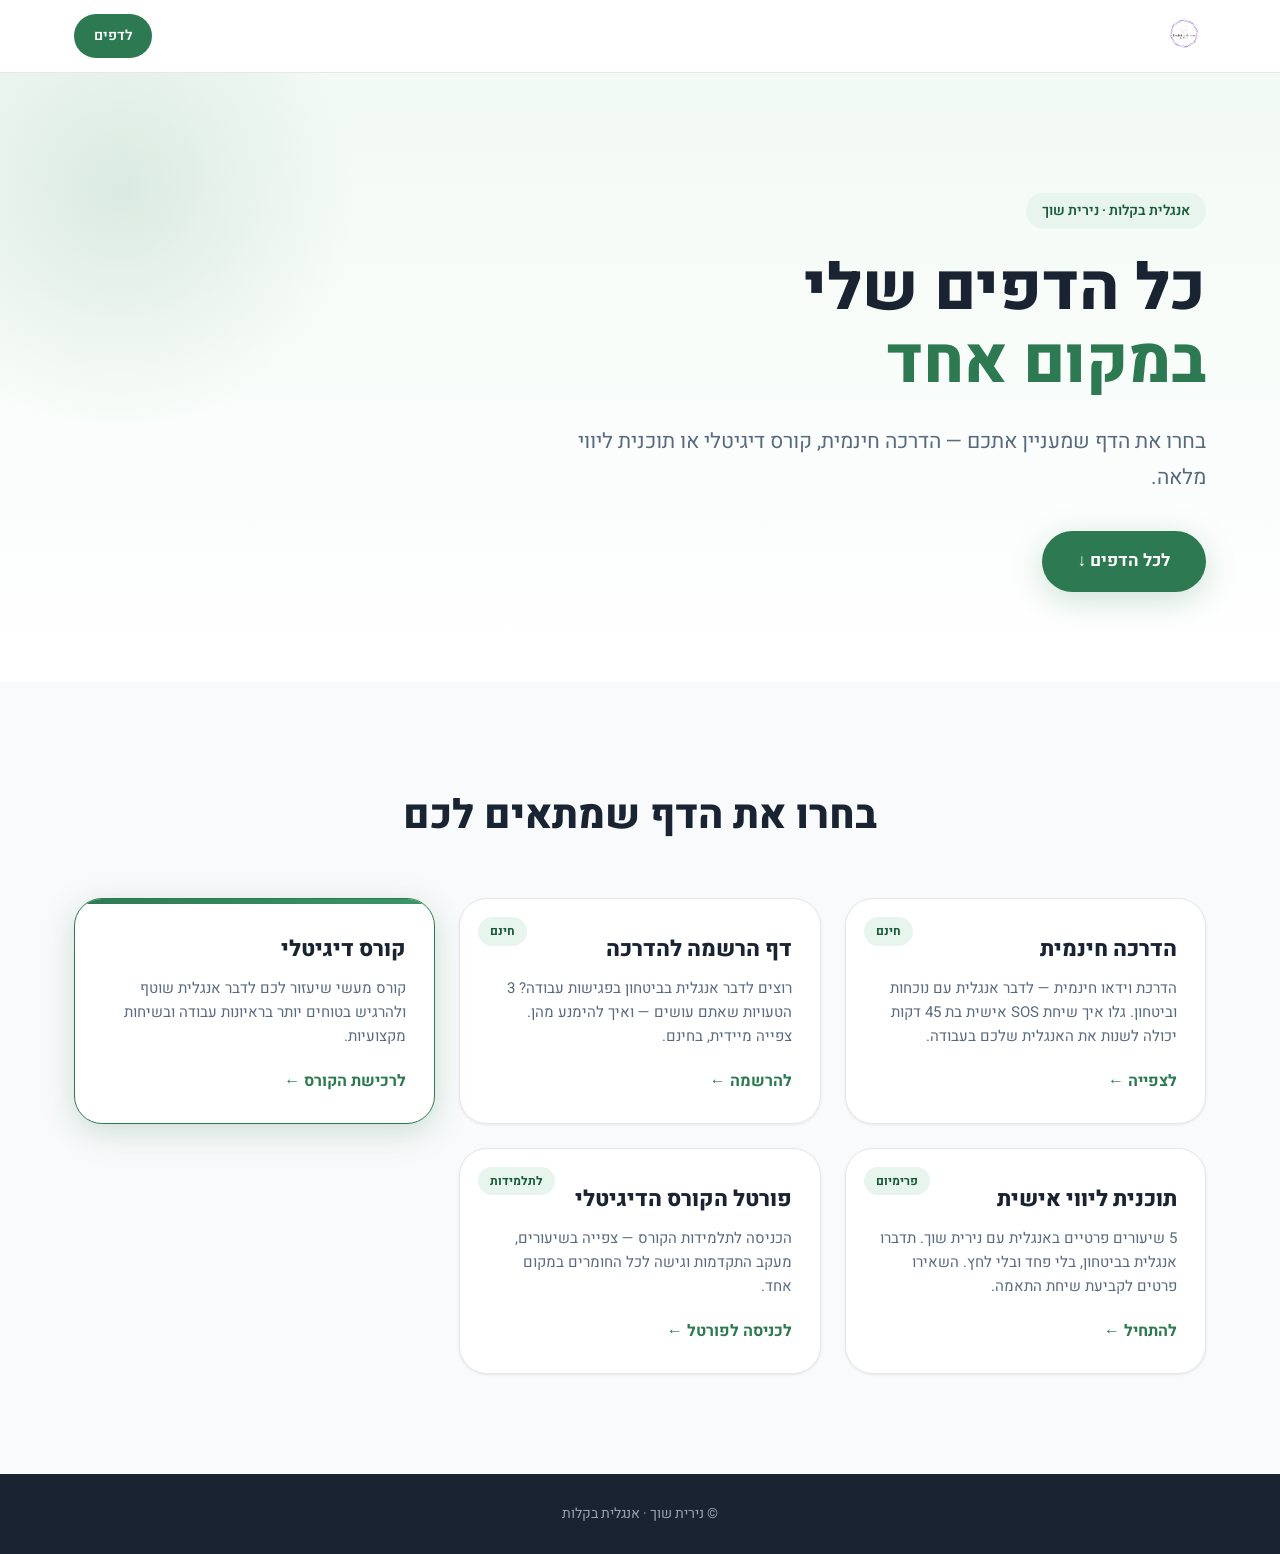
<file: index.html>
<!DOCTYPE html>
<html lang="he" dir="rtl">
<head>
  <meta charset="UTF-8" />
  <meta name="viewport" content="width=device-width, initial-scale=1.0" />
  <meta name="description" content="אנגלית בקלות — נירית שוך. כל הדפים, ההדרכות, הקורסים ותוכניות הליווי במקום אחד." />
  <title>אנגלית בקלות | נירית שוך — כל הדפים במקום אחד</title>

  <meta property="og:title" content="אנגלית בקלות — נירית שוך" />
  <meta property="og:description" content="כל הדפים, ההדרכות, הקורסים ותוכניות הליווי במקום אחד." />
  <meta property="og:type" content="website" />

  <link rel="icon" href="logo.png" type="image/png" />
  <link rel="preconnect" href="https://fonts.googleapis.com" />
  <link rel="preconnect" href="https://fonts.gstatic.com" crossorigin />
  <link href="https://fonts.googleapis.com/css2?family=Heebo:wght@300;400;500;600;700;800;900&display=swap" rel="stylesheet" />
  <link rel="stylesheet" href="styles.css" />

  <!-- UserWay Accessibility Widget -->
  <script src="https://cdn.userway.org/widget.js" data-account="bOnPaqcaXh"></script>
</head>
<body>

  <header class="site-header" role="banner">
    <nav class="nav-inner" aria-label="ניווט ראשי">
      <a href="#" aria-label="אנגלית בקלות — דף הבית">
        <img src="logo.png" alt="אנגלית בקלות — לוגו" class="nav-logo" />
      </a>
      <a href="#cards" class="nav-cta">לדפים</a>
    </nav>
  </header>

  <main>
    <section class="hero">
      <div class="hero-bg-shape" aria-hidden="true"></div>
      <div class="container">
        <div class="hero-content">
          <p class="hero-eyebrow">אנגלית בקלות · נירית שוך</p>
          <h1 class="hero-headline">
            כל הדפים שלי<br/>
            <span class="hero-headline-accent">במקום אחד</span>
          </h1>
          <p class="hero-sub">
            בחרו את הדף שמעניין אתכם — הדרכה חינמית, קורס דיגיטלי או תוכנית ליווי מלאה.
          </p>
          <a href="#cards" class="btn btn-primary">לכל הדפים ↓</a>
        </div>
      </div>
    </section>

    <section id="cards" class="cards-section">
      <div class="container">
        <h2 class="section-title">בחרו את הדף שמתאים לכם</h2>

        <div class="cards-grid">

          <a href="vsl-free/" class="card">
            <div class="card-badge">חינם</div>
            <h3 class="card-title">הדרכה חינמית</h3>
            <p class="card-desc">הדרכת וידאו חינמית — לדבר אנגלית עם נוכחות וביטחון. גלו איך שיחת SOS אישית בת 45 דקות יכולה לשנות את האנגלית שלכם בעבודה.</p>
            <span class="card-cta">לצפייה ←</span>
          </a>

          <a href="vsl-sales/" class="card">
            <div class="card-badge">חינם</div>
            <h3 class="card-title">דף הרשמה להדרכה</h3>
            <p class="card-desc">רוצים לדבר אנגלית בביטחון בפגישות עבודה? 3 הטעויות שאתם עושים — ואיך להימנע מהן. צפייה מיידית, בחינם.</p>
            <span class="card-cta">להרשמה ←</span>
          </a>

          <a href="course-sales/" class="card card-featured">
            <h3 class="card-title">קורס דיגיטלי</h3>
            <p class="card-desc">קורס מעשי שיעזור לכם לדבר אנגלית שוטף ולהרגיש בטוחים יותר בראיונות עבודה ובשיחות מקצועיות.</p>
            <span class="card-cta">לרכישת הקורס ←</span>
          </a>

          <a href="coaching/" class="card">
            <div class="card-badge">פרימיום</div>
            <h3 class="card-title">תוכנית ליווי אישית</h3>
            <p class="card-desc">5 שיעורים פרטיים באנגלית עם נירית שוך. תדברו אנגלית בביטחון, בלי פחד ובלי לחץ. השאירו פרטים לקביעת שיחת התאמה.</p>
            <span class="card-cta">להתחיל ←</span>
          </a>

          <a href="https://course-portal-iota.vercel.app/" target="_blank" rel="noopener" class="card">
            <div class="card-badge">לתלמידות</div>
            <h3 class="card-title">פורטל הקורס הדיגיטלי</h3>
            <p class="card-desc">הכניסה לתלמידות הקורס — צפייה בשיעורים, מעקב התקדמות וגישה לכל החומרים במקום אחד.</p>
            <span class="card-cta">לכניסה לפורטל ←</span>
          </a>

        </div>
      </div>
    </section>
  </main>

  <footer class="site-footer">
    <div class="container">
      <p>© נירית שוך · אנגלית בקלות</p>
    </div>
  </footer>

</body>
</html>
</file>
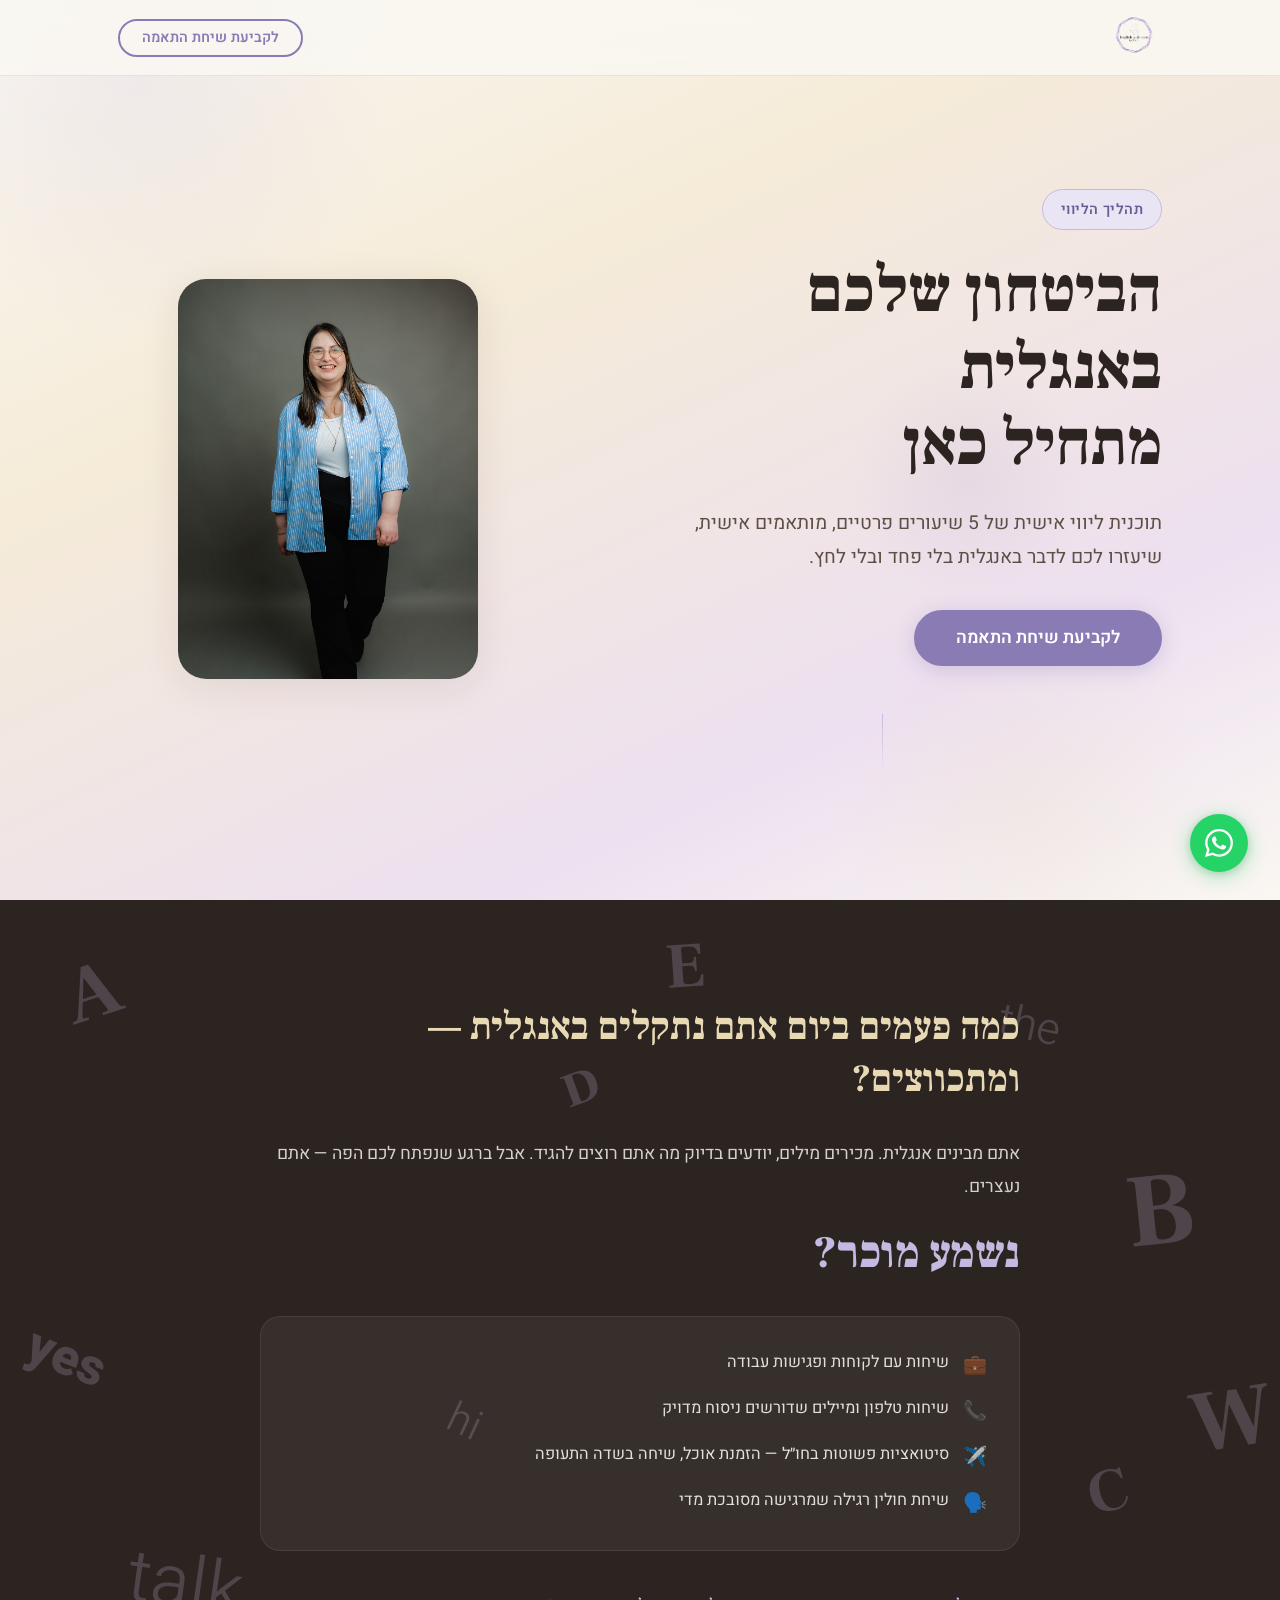
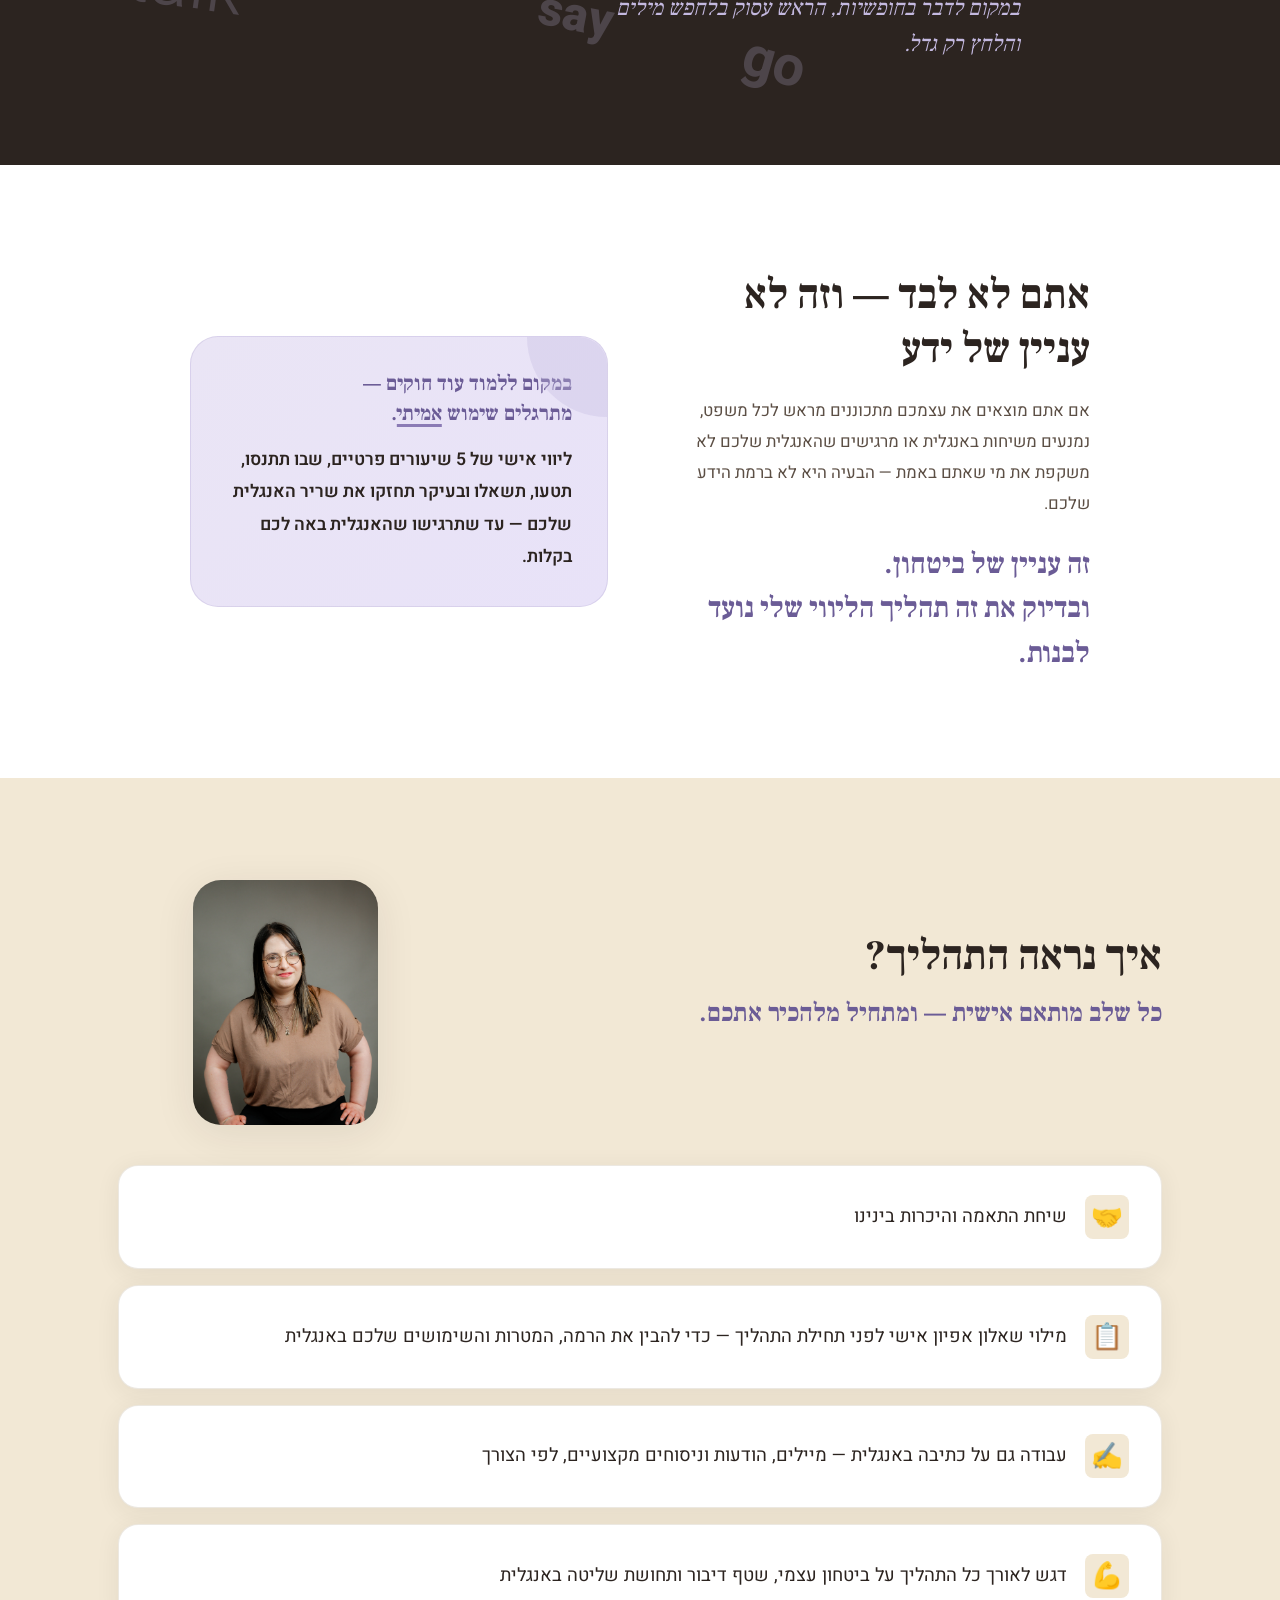
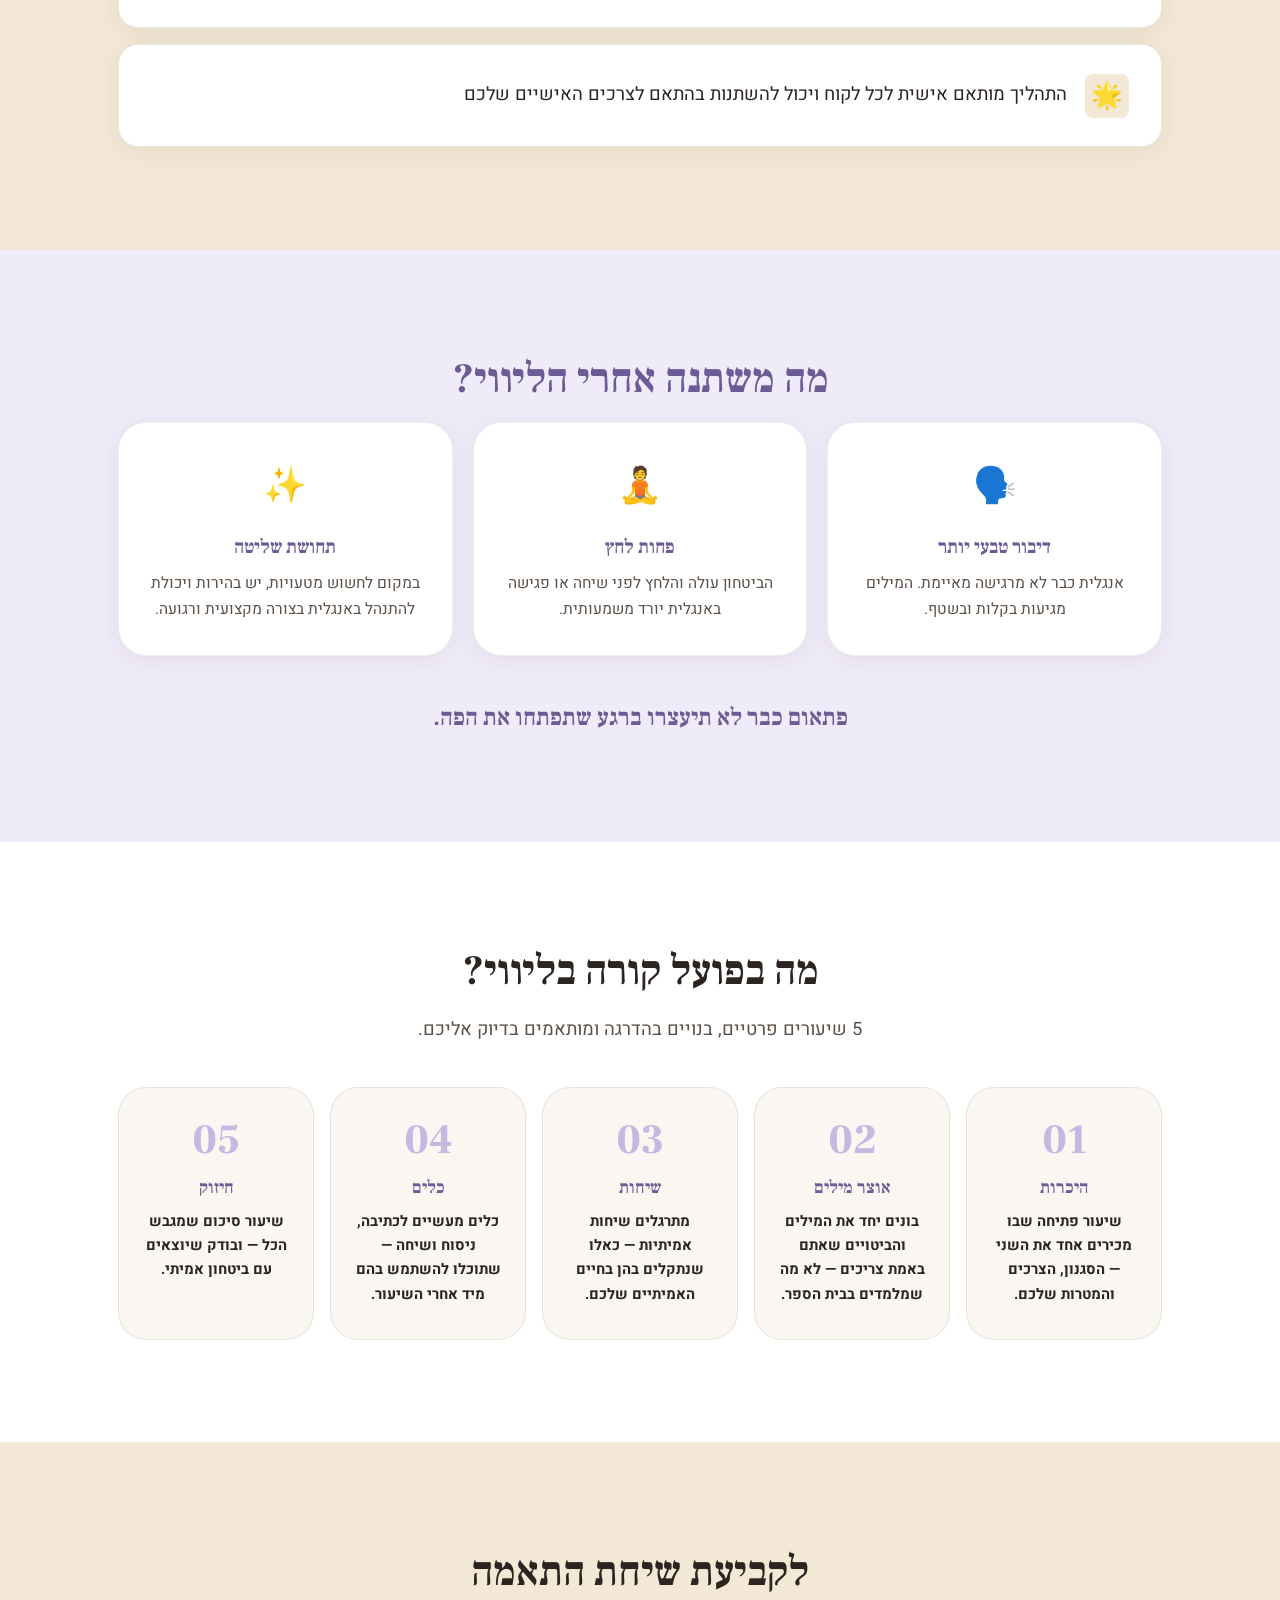
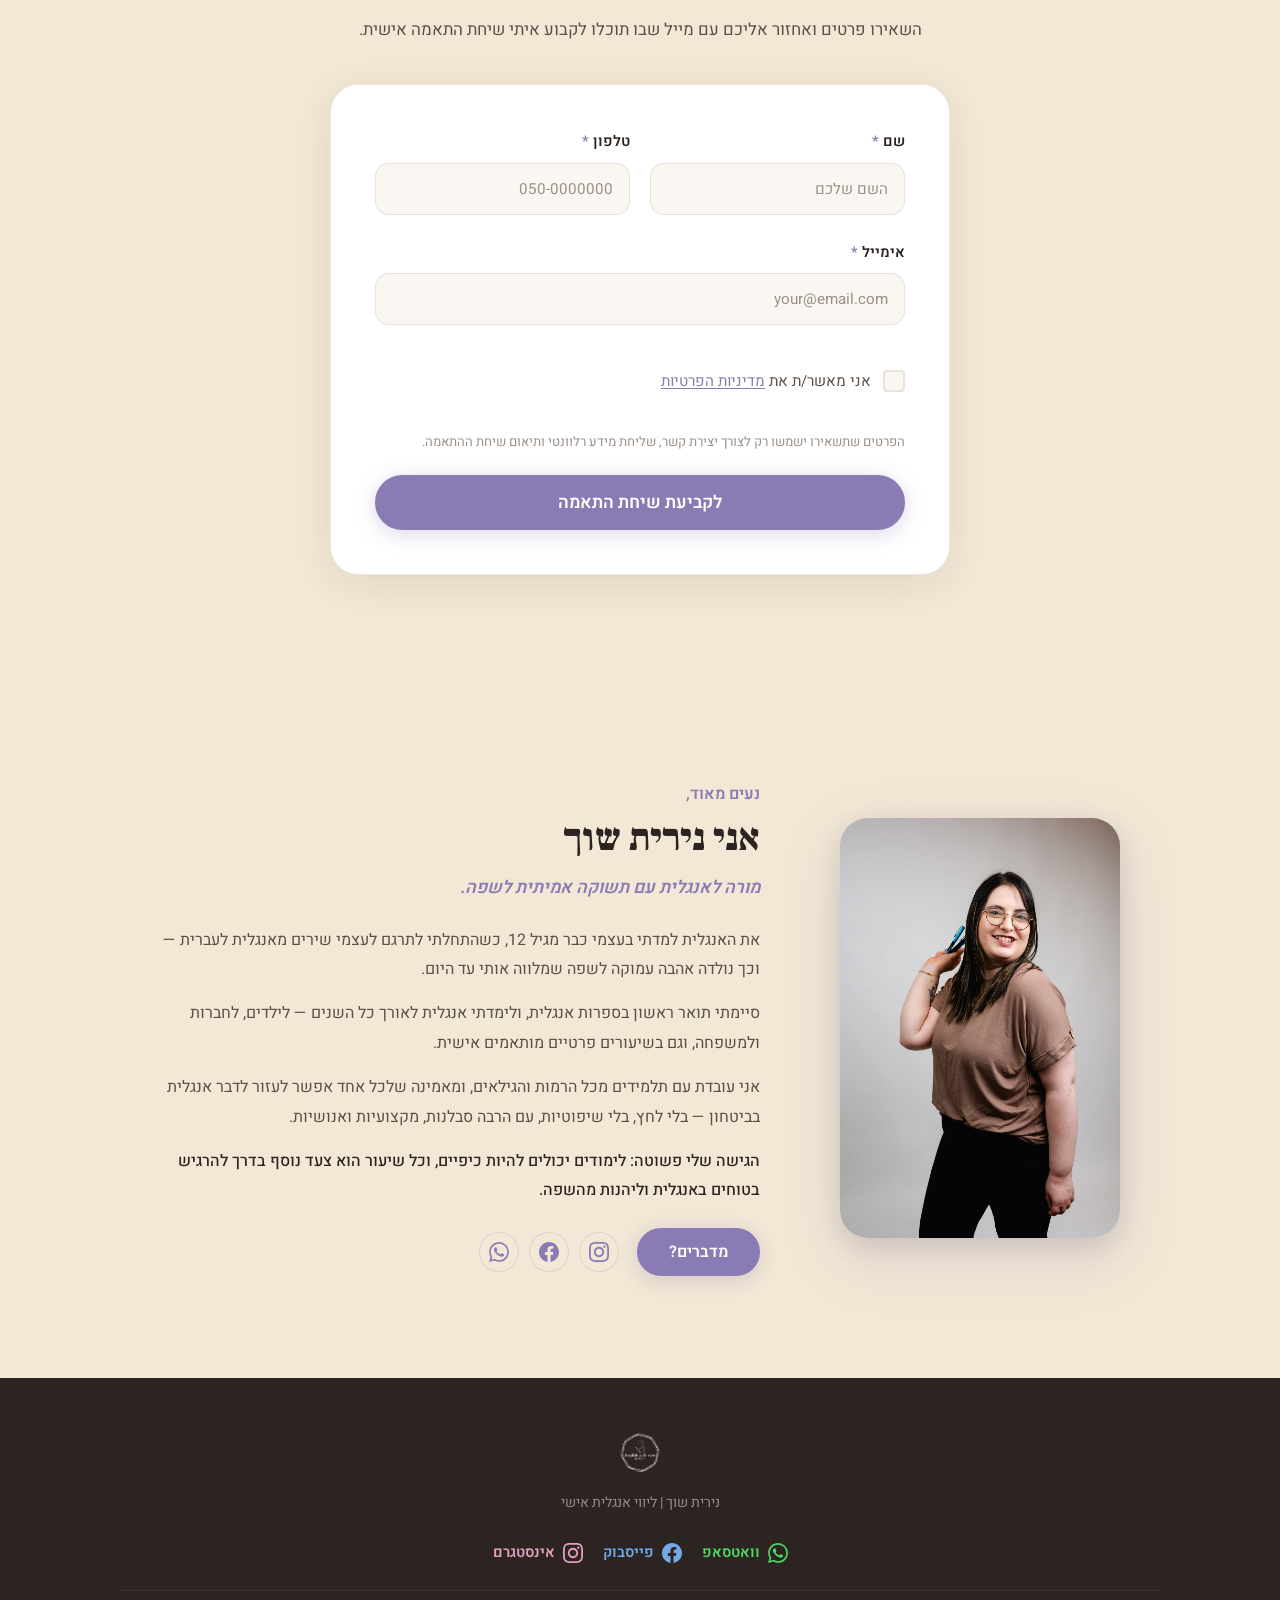
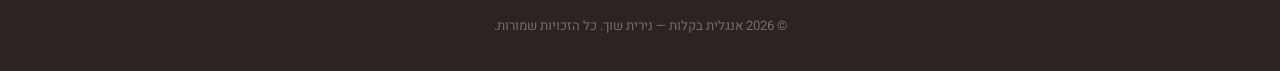
<file: coaching/index.html>
<!DOCTYPE html>
<html lang="he" dir="rtl">
<head>
  <meta charset="UTF-8">
  <meta name="viewport" content="width=device-width, initial-scale=1.0">
  <meta name="description" content="תוכנית ליווי אישית של 5 שיעורים פרטיים באנגלית עם נירית שוך. תדברו אנגלית בביטחון, בלי פחד ובלי לחץ. השאירו פרטים לקביעת שיחת התאמה.">
  <title>אנגלית בקלות | נירית שוך — ליווי אנגלית אישי</title>

  <!-- Open Graph -->
  <meta property="og:title" content="אנגלית בקלות | נירית שוך">
  <meta property="og:description" content="תוכנית ליווי אישית של 5 שיעורים פרטיים. תדברו אנגלית בביטחון, בלי פחד ובלי לחץ.">
  <meta property="og:type" content="website">
  <meta property="og:locale" content="he_IL">

  <!-- Canonical -->
  <link rel="canonical" href="https://YOUR_DOMAIN_HERE.co.il">

  <!-- Google Fonts -->
  <link rel="preconnect" href="https://fonts.googleapis.com">
  <link rel="preconnect" href="https://fonts.gstatic.com" crossorigin>
  <link href="https://fonts.googleapis.com/css2?family=Heebo:wght@300;400;500;600;700;800&family=Frank+Ruhl+Libre:wght@400;500;700;900&display=swap" rel="stylesheet">

  <link rel="stylesheet" href="styles.css">

  <!-- UserWay Accessibility Widget -->
  <script src="https://cdn.userway.org/widget.js" data-account="bOnPaqcaXh"></script>
</head>
<body>

  <!-- ═══════════════════════════════════════════
       HEADER / NAV
  ═══════════════════════════════════════════ -->
  <header class="site-header" id="site-header" role="banner">
    <div class="container header-inner">
      <div class="header-logo">
        <a href="#hero" aria-label="אנגלית בקלות — חזרה לעמוד הראשי">
          <img
            src="logo.png"
            alt="English with ease by Nirit — אנגלית בקלות"
            class="header-logo-img"
            width="100"
            height="100"
          >
        </a>
      </div>
      <a href="#contact" class="btn btn-outline btn-sm header-cta">
        לקביעת שיחת התאמה
      </a>
    </div>
  </header>

  <main>

    <!-- ═══════════════════════════════════════════
         1. HERO
    ═══════════════════════════════════════════ -->
    <section id="hero" class="section-hero" aria-label="כותרת ראשית">
      <div class="hero-bg-shapes" aria-hidden="true">
        <div class="hero-shape hero-shape--1"></div>
        <div class="hero-shape hero-shape--2"></div>
        <div class="hero-shape hero-shape--3"></div>
      </div>

      <div class="container hero-content">
        <div class="hero-text">
          <div class="hero-badge animate-fade-up">תהליך הליווי</div>
          <h1 class="hero-title animate-fade-up animate-delay-1">
            הביטחון שלכם באנגלית<br>מתחיל כאן
          </h1>
          <p class="hero-subtitle animate-fade-up animate-delay-2">
            תוכנית ליווי אישית של 5 שיעורים פרטיים, מותאמים אישית,<br class="br-desktop">
            שיעזרו לכם לדבר באנגלית בלי פחד ובלי לחץ.
          </p>
          <div class="hero-actions animate-fade-up animate-delay-3">
            <a href="#contact" class="btn btn-primary btn-lg">
              לקביעת שיחת התאמה
            </a>
          </div>
          <div class="hero-scroll-hint animate-fade-up animate-delay-4" aria-hidden="true">
            <span class="scroll-line"></span>
          </div>
        </div>
        <div class="hero-image animate-fade-up animate-delay-2">
          <img src="nirit-hero.jpg" alt="נירית שוך — מורה לאנגלית" class="hero-photo">
        </div>
      </div>
    </section>


    <!-- ═══════════════════════════════════════════
         2. PROBLEM
    ═══════════════════════════════════════════ -->
    <section id="problem" class="section-problem" aria-label="הבעיה">
      <div class="problem-letters" aria-hidden="true">
        <span style="top:6%;left:5%;font-size:5rem;transform:rotate(-18deg);font-family:'Frank Ruhl Libre',serif">A</span>
        <span style="top:12%;left:78%;font-size:2.8rem;transform:rotate(12deg);font-family:'Heebo',sans-serif;font-weight:300">the</span>
        <span style="top:30%;left:88%;font-size:6.5rem;transform:rotate(-6deg);font-family:'Frank Ruhl Libre',serif">B</span>
        <span style="top:50%;left:2%;font-size:3.2rem;transform:rotate(22deg);font-family:'Heebo',sans-serif;font-weight:800">yes</span>
        <span style="top:65%;left:85%;font-size:3.8rem;transform:rotate(-14deg);font-family:'Frank Ruhl Libre',serif">C</span>
        <span style="top:75%;left:10%;font-size:4.5rem;transform:rotate(8deg);font-family:'Heebo',sans-serif;font-weight:300">talk</span>
        <span style="top:19%;left:44%;font-size:3rem;transform:rotate(-20deg);font-family:'Frank Ruhl Libre',serif;font-weight:900">D</span>
        <span style="top:85%;left:58%;font-size:3.5rem;transform:rotate(16deg);font-family:'Heebo',sans-serif;font-weight:700">go</span>
        <span style="top:55%;left:93%;font-size:5.5rem;transform:rotate(-9deg);font-family:'Frank Ruhl Libre',serif">W</span>
        <span style="top:58%;left:35%;font-size:2.6rem;transform:rotate(25deg);font-family:'Heebo',sans-serif;font-weight:300">hi</span>
        <span style="top:4%;left:52%;font-size:4rem;transform:rotate(-4deg);font-family:'Frank Ruhl Libre',serif">E</span>
        <span style="top:80%;left:42%;font-size:3rem;transform:rotate(11deg);font-family:'Heebo',sans-serif;font-weight:800">say</span>
      </div>
      <div class="container">
        <div class="problem-content">
          <p class="problem-lead animate-on-scroll">
            כמה פעמים ביום אתם נתקלים באנגלית —<br>ומתכווצים?
          </p>

          <div class="problem-body animate-on-scroll animate-delay-1">
            <p>
              אתם מבינים אנגלית. מכירים מילים, יודעים בדיוק מה אתם רוצים להגיד.
              אבל ברגע שנפתח לכם הפה — אתם נעצרים.
            </p>
          </div>

          <p class="problem-familiar animate-on-scroll animate-delay-2">נשמע מוכר?</p>

          <div class="problem-list animate-on-scroll animate-delay-2">
            <div class="problem-item">
              <span class="problem-icon" aria-hidden="true">💼</span>
              <span>שיחות עם לקוחות ופגישות עבודה</span>
            </div>
            <div class="problem-item">
              <span class="problem-icon" aria-hidden="true">📞</span>
              <span>שיחות טלפון ומיילים שדורשים ניסוח מדויק</span>
            </div>
            <div class="problem-item">
              <span class="problem-icon" aria-hidden="true">✈️</span>
              <span>סיטואציות פשוטות בחו״ל — הזמנת אוכל, שיחה בשדה התעופה</span>
            </div>
            <div class="problem-item">
              <span class="problem-icon" aria-hidden="true">🗣️</span>
              <span>שיחת חולין רגילה שמרגישה מסובכת מדי</span>
            </div>
          </div>

          <p class="problem-closer animate-on-scroll animate-delay-3">
            במקום לדבר בחופשיות, הראש עסוק בלחפש מילים<br>
            והלחץ רק גדל.
          </p>
        </div>
      </div>
    </section>


    <!-- ═══════════════════════════════════════════
         3. REASSURANCE
    ═══════════════════════════════════════════ -->
    <section id="reassurance" class="section-reassurance" aria-label="הבטחה">
      <div class="container">
        <div class="reassurance-inner">
          <div class="reassurance-text animate-on-scroll">
            <h2 class="section-title">אתם לא לבד — וזה לא עניין של ידע</h2>
            <p>
              אם אתם מוצאים את עצמכם מתכוננים מראש לכל משפט, נמנעים משיחות באנגלית
              או מרגישים שהאנגלית שלכם לא משקפת את מי שאתם באמת —
              הבעיה היא לא ברמת הידע שלכם.
            </p>
            <p class="reassurance-highlight">
              זה עניין של ביטחון.<br>
              ובדיוק את זה תהליך הליווי שלי נועד לבנות.
            </p>
          </div>

          <div class="reassurance-callout animate-on-scroll animate-delay-1">
            <div class="callout-card">
              <p class="callout-headline">
                במקום ללמוד עוד חוקים —<br>מתרגלים שימוש <em>אמיתי</em>.
              </p>
              <p class="callout-body">
                ליווי אישי של 5 שיעורים פרטיים, שבו תתנסו, תטעו, תשאלו
                ובעיקר תחזקו את שריר האנגלית שלכם — עד שתרגישו שהאנגלית באה לכם בקלות.
              </p>
            </div>
          </div>
        </div>
      </div>
    </section>


    <!-- ═══════════════════════════════════════════
         4. PROCESS
    ═══════════════════════════════════════════ -->
    <section id="process" class="section-process" aria-label="איך נראה התהליך">
      <div class="container">
        <div class="process-header">
          <div class="process-header-text animate-on-scroll">
            <h2 class="section-title">איך נראה התהליך?</h2>
            <p class="section-subtitle">
              כל שלב מותאם אישית — ומתחיל מלהכיר אתכם.
            </p>
          </div>
          <div class="process-image animate-on-scroll">
            <img src="nirit-process.jpg" alt="נירית שוך — תהליך הליווי" class="process-photo">
          </div>
        </div>

        <div class="process-list">
          <div class="process-item animate-on-scroll">
            <div class="process-icon" aria-hidden="true">🤝</div>
            <p>שיחת התאמה והיכרות בינינו</p>
          </div>
          <div class="process-item animate-on-scroll animate-delay-1">
            <div class="process-icon" aria-hidden="true">📋</div>
            <p>מילוי שאלון אפיון אישי לפני תחילת התהליך — כדי להבין את הרמה, המטרות והשימושים שלכם באנגלית</p>
          </div>
          <div class="process-item animate-on-scroll animate-delay-2">
            <div class="process-icon" aria-hidden="true">✍️</div>
            <p>עבודה גם על כתיבה באנגלית — מיילים, הודעות וניסוחים מקצועיים, לפי הצורך</p>
          </div>
          <div class="process-item animate-on-scroll animate-delay-3">
            <div class="process-icon" aria-hidden="true">💪</div>
            <p>דגש לאורך כל התהליך על ביטחון עצמי, שטף דיבור ותחושת שליטה באנגלית</p>
          </div>
          <div class="process-item animate-on-scroll animate-delay-4">
            <div class="process-icon" aria-hidden="true">🌟</div>
            <p>התהליך מותאם אישית לכל לקוח ויכול להשתנות בהתאם לצרכים האישיים שלכם</p>
          </div>
        </div>
      </div>
    </section>


    <!-- ═══════════════════════════════════════════
         5. RESULTS
    ═══════════════════════════════════════════ -->
    <section id="results" class="section-results" aria-label="מה משתנה אחרי הליווי">
      <div class="container">
        <h2 class="section-title text-center animate-on-scroll">מה משתנה אחרי הליווי?</h2>

        <div class="results-grid">
          <div class="result-card animate-on-scroll">
            <div class="result-icon" aria-hidden="true">🗣️</div>
            <h3>דיבור טבעי יותר</h3>
            <p>אנגלית כבר לא מרגישה מאיימת. המילים מגיעות בקלות ובשטף.</p>
          </div>
          <div class="result-card animate-on-scroll animate-delay-1">
            <div class="result-icon" aria-hidden="true">🧘</div>
            <h3>פחות לחץ</h3>
            <p>הביטחון עולה והלחץ לפני שיחה או פגישה באנגלית יורד משמעותית.</p>
          </div>
          <div class="result-card animate-on-scroll animate-delay-2">
            <div class="result-icon" aria-hidden="true">✨</div>
            <h3>תחושת שליטה</h3>
            <p>במקום לחשוש מטעויות, יש בהירות ויכולת להתנהל באנגלית בצורה מקצועית ורגועה.</p>
          </div>
        </div>

        <p class="results-closer animate-on-scroll animate-delay-3">
          פתאום כבר לא תיעצרו ברגע שתפתחו את הפה.
        </p>
      </div>
    </section>


    <!-- ═══════════════════════════════════════════
         6. PROGRAM STEPS
    ═══════════════════════════════════════════ -->
    <section id="program" class="section-program" aria-label="מה בפועל קורה בליווי">
      <div class="container">
        <h2 class="section-title text-center animate-on-scroll">מה בפועל קורה בליווי?</h2>
        <p class="section-subtitle text-center animate-on-scroll animate-delay-1">
          5 שיעורים פרטיים, בנויים בהדרגה ומותאמים בדיוק אליכם.
        </p>

        <div class="steps-track" role="list">
          <div class="step-card animate-on-scroll" role="listitem">
            <div class="step-number" aria-hidden="true">01</div>
            <div class="step-content">
              <h3 class="step-title">היכרות</h3>
              <p class="step-desc">שיעור פתיחה שבו מכירים אחד את השני — הסגנון, הצרכים והמטרות שלכם.</p>
            </div>
          </div>

          <div class="step-card animate-on-scroll animate-delay-1" role="listitem">
            <div class="step-number" aria-hidden="true">02</div>
            <div class="step-content">
              <h3 class="step-title">אוצר מילים</h3>
              <p class="step-desc">בונים יחד את המילים והביטויים שאתם באמת צריכים — לא מה שמלמדים בבית הספר.</p>
            </div>
          </div>

          <div class="step-card animate-on-scroll animate-delay-2" role="listitem">
            <div class="step-number" aria-hidden="true">03</div>
            <div class="step-content">
              <h3 class="step-title">שיחות</h3>
              <p class="step-desc">מתרגלים שיחות אמיתיות — כאלו שנתקלים בהן בחיים האמיתיים שלכם.</p>
            </div>
          </div>

          <div class="step-card animate-on-scroll animate-delay-3" role="listitem">
            <div class="step-number" aria-hidden="true">04</div>
            <div class="step-content">
              <h3 class="step-title">כלים</h3>
              <p class="step-desc">כלים מעשיים לכתיבה, ניסוח ושיחה — שתוכלו להשתמש בהם מיד אחרי השיעור.</p>
            </div>
          </div>

          <div class="step-card animate-on-scroll animate-delay-4" role="listitem">
            <div class="step-number" aria-hidden="true">05</div>
            <div class="step-content">
              <h3 class="step-title">חיזוק</h3>
              <p class="step-desc">שיעור סיכום שמגבש הכל — ובודק שיוצאים עם ביטחון אמיתי.</p>
            </div>
          </div>
        </div>
      </div>
    </section>


    <!-- ═══════════════════════════════════════════
         7. LEAD FORM
    ═══════════════════════════════════════════ -->
    <section id="contact" class="section-contact" aria-label="השאירו פרטים">
      <div class="container">
        <div class="contact-inner">
          <div class="contact-header animate-on-scroll">
            <h2 class="section-title">לקביעת שיחת התאמה</h2>
            <p class="contact-subtitle">
              השאירו פרטים ואחזור אליכם עם מייל שבו תוכלו לקבוע איתי שיחת התאמה אישית.
            </p>
          </div>

          <!-- FORM -->
          <form
            id="contact-form"
            class="contact-form animate-on-scroll animate-delay-1"
            novalidate
            aria-label="טופס יצירת קשר"
          >
            <div class="form-row">
              <div class="form-group">
                <label for="name" class="form-label">שם <span class="required" aria-hidden="true">*</span></label>
                <input
                  type="text"
                  id="name"
                  name="name"
                  class="form-input"
                  placeholder="השם שלכם"
                  required
                  autocomplete="name"
                  aria-required="true"
                  aria-describedby="name-error"
                >
                <span class="form-error" id="name-error" role="alert" aria-live="polite"></span>
              </div>

              <div class="form-group">
                <label for="phone" class="form-label">טלפון <span class="required" aria-hidden="true">*</span></label>
                <input
                  type="tel"
                  id="phone"
                  name="phone"
                  class="form-input"
                  placeholder="050-0000000"
                  required
                  autocomplete="tel"
                  aria-required="true"
                  aria-describedby="phone-error"
                  dir="ltr"
                >
                <span class="form-error" id="phone-error" role="alert" aria-live="polite"></span>
              </div>
            </div>

            <div class="form-group">
              <label for="email" class="form-label">אימייל <span class="required" aria-hidden="true">*</span></label>
              <input
                type="email"
                id="email"
                name="email"
                class="form-input"
                placeholder="your@email.com"
                required
                autocomplete="email"
                aria-required="true"
                aria-describedby="email-error"
                dir="ltr"
              >
              <span class="form-error" id="email-error" role="alert" aria-live="polite"></span>
            </div>

            <div class="form-group form-group--checkbox">
              <label class="checkbox-label">
                <input
                  type="checkbox"
                  id="privacy"
                  name="privacy"
                  required
                  aria-required="true"
                  aria-describedby="privacy-error"
                >
                <span class="checkbox-custom" aria-hidden="true"></span>
                <span class="checkbox-text">
                  אני מאשר/ת את
                  <a href="#" class="privacy-link" id="open-privacy-modal">מדיניות הפרטיות</a>
                </span>
              </label>
              <span class="form-error" id="privacy-error" role="alert" aria-live="polite"></span>
            </div>

            <p class="privacy-note">
              הפרטים שתשאירו ישמשו רק לצורך יצירת קשר, שליחת מידע רלוונטי ותיאום שיחת ההתאמה.
            </p>

            <button type="submit" class="btn btn-primary btn-lg btn-full" id="submit-btn">
              <span class="btn-text">לקביעת שיחת התאמה</span>
              <span class="btn-loader" aria-hidden="true"></span>
            </button>
          </form>

          <!-- SUCCESS STATE -->
          <div class="form-success" id="form-success" hidden aria-live="polite" role="status">
            <div class="success-icon" aria-hidden="true">✓</div>
            <h3 class="success-title">תודה! קיבלנו את הפרטים שלכם 🙏</h3>
            <p class="success-text">
              שלחנו לכם מייל עם כפתור לתיאום שיחת ההתאמה האישית שלנו.
              בדקו את תיבת הדואר (וגם את תיקיית הספאם, ליתר ביטחון).
            </p>
            <p class="success-text">אפשר גם להגיע ישירות לוואטסאפ:</p>
            <a
              href="https://wa.me/972546904940"
              target="_blank"
              rel="noopener noreferrer"
              class="btn btn-whatsapp"
              id="whatsapp-success-btn"
            >
              <svg width="22" height="22" viewBox="0 0 24 24" fill="currentColor" aria-hidden="true">
                <path d="M17.472 14.382c-.297-.149-1.758-.867-2.03-.967-.273-.099-.471-.148-.67.15-.197.297-.767.966-.94 1.164-.173.199-.347.223-.644.075-.297-.15-1.255-.463-2.39-1.475-.883-.788-1.48-1.761-1.653-2.059-.173-.297-.018-.458.13-.606.134-.133.298-.347.446-.52.149-.174.198-.298.298-.497.099-.198.05-.371-.025-.52-.075-.149-.669-1.612-.916-2.207-.242-.579-.487-.5-.669-.51-.173-.008-.371-.01-.57-.01-.198 0-.52.074-.792.372-.272.297-1.04 1.016-1.04 2.479 0 1.462 1.065 2.875 1.213 3.074.149.198 2.096 3.2 5.077 4.487.709.306 1.262.489 1.694.625.712.227 1.36.195 1.871.118.571-.085 1.758-.719 2.006-1.413.248-.694.248-1.289.173-1.413-.074-.124-.272-.198-.57-.347m-5.421 7.403h-.004a9.87 9.87 0 01-5.031-1.378l-.361-.214-3.741.982.998-3.648-.235-.374a9.86 9.86 0 01-1.51-5.26c.001-5.45 4.436-9.884 9.888-9.884 2.64 0 5.122 1.03 6.988 2.898a9.825 9.825 0 012.893 6.994c-.003 5.45-4.437 9.884-9.885 9.884m8.413-18.297A11.815 11.815 0 0012.05 0C5.495 0 .16 5.335.157 11.892c0 2.096.547 4.142 1.588 5.945L.057 24l6.305-1.654a11.882 11.882 0 005.683 1.448h.005c6.554 0 11.89-5.335 11.893-11.893a11.821 11.821 0 00-3.48-8.413Z"/>
              </svg>
              לקביעת שיחת התאמה בוואטסאפ
            </a>
          </div>

        </div>
      </div>
    </section>


    <!-- ═══════════════════════════════════════════
         8. ABOUT NIRIT
    ═══════════════════════════════════════════ -->
    <section id="about" class="section-about" aria-label="על נירית שוך">
      <div class="container">
        <div class="about-inner">
          <div class="about-image-wrap animate-on-scroll">
            <img
              src="nirit-about-2.jpg"
              alt="נירית שוך — מורה לאנגלית פרטית"
              class="about-photo"
              loading="lazy"
              width="380"
              height="480"
            >
          </div>

          <div class="about-content animate-on-scroll animate-delay-1">
            <div class="about-badge">נעים מאוד,</div>
            <h2 class="about-title">אני נירית שוך</h2>
            <div class="about-tagline">מורה לאנגלית עם תשוקה אמיתית לשפה.</div>

            <div class="about-text">
              <p>
                את האנגלית למדתי בעצמי כבר מגיל 12, כשהתחלתי לתרגם לעצמי שירים מאנגלית לעברית —
                וכך נולדה אהבה עמוקה לשפה שמלווה אותי עד היום.
              </p>
              <p>
                סיימתי תואר ראשון בספרות אנגלית, ולימדתי אנגלית לאורך כל השנים — לילדים, לחברות ולמשפחה,
                וגם בשיעורים פרטיים מותאמים אישית.
              </p>
              <p>
                אני עובדת עם תלמידים מכל הרמות והגילאים, ומאמינה שלכל אחד אפשר לעזור לדבר אנגלית בביטחון —
                בלי לחץ, בלי שיפוטיות, עם הרבה סבלנות, מקצועיות ואנושיות.
              </p>
              <p class="about-closing">
                הגישה שלי פשוטה: לימודים יכולים להיות כיפיים,
                וכל שיעור הוא צעד נוסף בדרך להרגיש בטוחים באנגלית וליהנות מהשפה.
              </p>
            </div>

            <div class="about-actions">
              <a href="#contact" class="btn btn-primary">
                מדברים?
              </a>
              <div class="about-socials">
                <a href="https://www.instagram.com/nirit_shoch/" target="_blank" rel="noopener noreferrer" class="about-social-link" aria-label="אינסטגרם">
                  <svg width="20" height="20" viewBox="0 0 24 24" fill="currentColor" aria-hidden="true">
                    <path d="M12 2.163c3.204 0 3.584.012 4.85.07 3.252.148 4.771 1.691 4.919 4.919.058 1.265.069 1.645.069 4.849 0 3.205-.012 3.584-.069 4.849-.149 3.225-1.664 4.771-4.919 4.919-1.266.058-1.644.07-4.85.07-3.204 0-3.584-.012-4.849-.07-3.26-.149-4.771-1.699-4.919-4.92-.058-1.265-.07-1.644-.07-4.849 0-3.204.013-3.583.07-4.849.149-3.227 1.664-4.771 4.919-4.919 1.266-.057 1.645-.069 4.849-.069zm0-2.163c-3.259 0-3.667.014-4.947.072-4.358.2-6.78 2.618-6.98 6.98-.059 1.281-.073 1.689-.073 4.948 0 3.259.014 3.668.072 4.948.2 4.358 2.618 6.78 6.98 6.98 1.281.058 1.689.072 4.948.072 3.259 0 3.668-.014 4.948-.072 4.354-.2 6.782-2.618 6.979-6.98.059-1.28.073-1.689.073-4.948 0-3.259-.014-3.667-.072-4.947-.196-4.354-2.617-6.78-6.979-6.98-1.281-.059-1.69-.073-4.949-.073zm0 5.838c-3.403 0-6.162 2.759-6.162 6.162s2.759 6.163 6.162 6.163 6.162-2.759 6.162-6.163c0-3.403-2.759-6.162-6.162-6.162zm0 10.162c-2.209 0-4-1.79-4-4 0-2.209 1.791-4 4-4s4 1.791 4 4c0 2.21-1.791 4-4 4zm6.406-11.845c-.796 0-1.441.645-1.441 1.44s.645 1.44 1.441 1.44c.795 0 1.439-.645 1.439-1.44s-.644-1.44-1.439-1.44z"/>
                  </svg>
                </a>
                <a href="https://www.facebook.com/profile.php?id=61576575695878" target="_blank" rel="noopener noreferrer" class="about-social-link" aria-label="פייסבוק">
                  <svg width="20" height="20" viewBox="0 0 24 24" fill="currentColor" aria-hidden="true">
                    <path d="M24 12.073C24 5.405 18.627 0 12 0S0 5.405 0 12.073C0 18.1 4.388 23.094 10.125 24v-8.437H7.078v-3.49h3.047V9.41c0-3.025 1.792-4.697 4.533-4.697 1.312 0 2.686.236 2.686.236v2.97h-1.513c-1.491 0-1.956.93-1.956 1.886v2.267h3.328l-.532 3.49h-2.796V24C19.612 23.094 24 18.1 24 12.073z"/>
                  </svg>
                </a>
                <a href="https://wa.me/972546904940" target="_blank" rel="noopener noreferrer" class="about-social-link about-social-wa" aria-label="וואטסאפ">
                  <svg width="20" height="20" viewBox="0 0 24 24" fill="currentColor" aria-hidden="true">
                    <path d="M17.472 14.382c-.297-.149-1.758-.867-2.03-.967-.273-.099-.471-.148-.67.15-.197.297-.767.966-.94 1.164-.173.199-.347.223-.644.075-.297-.15-1.255-.463-2.39-1.475-.883-.788-1.48-1.761-1.653-2.059-.173-.297-.018-.458.13-.606.134-.133.298-.347.446-.52.149-.174.198-.298.298-.497.099-.198.05-.371-.025-.52-.075-.149-.669-1.612-.916-2.207-.242-.579-.487-.5-.669-.51-.173-.008-.371-.01-.57-.01-.198 0-.52.074-.792.372-.272.297-1.04 1.016-1.04 2.479 0 1.462 1.065 2.875 1.213 3.074.149.198 2.096 3.2 5.077 4.487.709.306 1.262.489 1.694.625.712.227 1.36.195 1.871.118.571-.085 1.758-.719 2.006-1.413.248-.694.248-1.289.173-1.413-.074-.124-.272-.198-.57-.347m-5.421 7.403h-.004a9.87 9.87 0 01-5.031-1.378l-.361-.214-3.741.982.998-3.648-.235-.374a9.86 9.86 0 01-1.51-5.26c.001-5.45 4.436-9.884 9.888-9.884 2.64 0 5.122 1.03 6.988 2.898a9.825 9.825 0 012.893 6.994c-.003 5.45-4.437 9.884-9.885 9.884m8.413-18.297A11.815 11.815 0 0012.05 0C5.495 0 .16 5.335.157 11.892c0 2.096.547 4.142 1.588 5.945L.057 24l6.305-1.654a11.882 11.882 0 005.683 1.448h.005c6.554 0 11.89-5.335 11.893-11.893a11.821 11.821 0 00-3.48-8.413Z"/>
                  </svg>
                </a>
              </div>
            </div>
          </div>
        </div>
      </div>
    </section>

  </main>


  <!-- ═══════════════════════════════════════════
       FOOTER
  ═══════════════════════════════════════════ -->
  <footer class="site-footer" role="contentinfo">
    <div class="container footer-inner">
      <div class="footer-brand">
        <img
          src="logo.png"
          alt="English with ease by Nirit"
          class="footer-logo-img"
          width="72"
          height="72"
          loading="lazy"
        >
        <span class="footer-tagline">נירית שוך | ליווי אנגלית אישי</span>
      </div>

      <div class="footer-links">

        <!-- WhatsApp -->
        <a
          href="https://wa.me/972546904940"
          target="_blank"
          rel="noopener noreferrer"
          class="footer-social footer-whatsapp"
          aria-label="פנו אלינו בוואטסאפ"
        >
          <svg width="20" height="20" viewBox="0 0 24 24" fill="currentColor" aria-hidden="true">
            <path d="M17.472 14.382c-.297-.149-1.758-.867-2.03-.967-.273-.099-.471-.148-.67.15-.197.297-.767.966-.94 1.164-.173.199-.347.223-.644.075-.297-.15-1.255-.463-2.39-1.475-.883-.788-1.48-1.761-1.653-2.059-.173-.297-.018-.458.13-.606.134-.133.298-.347.446-.52.149-.174.198-.298.298-.497.099-.198.05-.371-.025-.52-.075-.149-.669-1.612-.916-2.207-.242-.579-.487-.5-.669-.51-.173-.008-.371-.01-.57-.01-.198 0-.52.074-.792.372-.272.297-1.04 1.016-1.04 2.479 0 1.462 1.065 2.875 1.213 3.074.149.198 2.096 3.2 5.077 4.487.709.306 1.262.489 1.694.625.712.227 1.36.195 1.871.118.571-.085 1.758-.719 2.006-1.413.248-.694.248-1.289.173-1.413-.074-.124-.272-.198-.57-.347m-5.421 7.403h-.004a9.87 9.87 0 01-5.031-1.378l-.361-.214-3.741.982.998-3.648-.235-.374a9.86 9.86 0 01-1.51-5.26c.001-5.45 4.436-9.884 9.888-9.884 2.64 0 5.122 1.03 6.988 2.898a9.825 9.825 0 012.893 6.994c-.003 5.45-4.437 9.884-9.885 9.884m8.413-18.297A11.815 11.815 0 0012.05 0C5.495 0 .16 5.335.157 11.892c0 2.096.547 4.142 1.588 5.945L.057 24l6.305-1.654a11.882 11.882 0 005.683 1.448h.005c6.554 0 11.89-5.335 11.893-11.893a11.821 11.821 0 00-3.48-8.413Z"/>
          </svg>
          וואטסאפ
        </a>

        <!-- Facebook -->
        <a
          href="https://www.facebook.com/profile.php?id=61576575695878"
          target="_blank"
          rel="noopener noreferrer"
          class="footer-social footer-facebook"
          aria-label="עמוד הפייסבוק של אנגלית בקלות"
        >
          <svg width="20" height="20" viewBox="0 0 24 24" fill="currentColor" aria-hidden="true">
            <path d="M24 12.073C24 5.405 18.627 0 12 0S0 5.405 0 12.073C0 18.1 4.388 23.094 10.125 24v-8.437H7.078v-3.49h3.047V9.41c0-3.025 1.792-4.697 4.533-4.697 1.312 0 2.686.236 2.686.236v2.97h-1.513c-1.491 0-1.956.93-1.956 1.886v2.267h3.328l-.532 3.49h-2.796V24C19.612 23.094 24 18.1 24 12.073z"/>
          </svg>
          פייסבוק
        </a>

        <!-- Instagram -->
        <a
          href="https://www.instagram.com/nirit_shoch/"
          target="_blank"
          rel="noopener noreferrer"
          class="footer-social footer-instagram"
          aria-label="עמוד האינסטגרם של נירית שוך"
        >
          <svg width="20" height="20" viewBox="0 0 24 24" fill="currentColor" aria-hidden="true">
            <path d="M12 2.163c3.204 0 3.584.012 4.85.07 3.252.148 4.771 1.691 4.919 4.919.058 1.265.069 1.645.069 4.849 0 3.205-.012 3.584-.069 4.849-.149 3.225-1.664 4.771-4.919 4.919-1.266.058-1.644.07-4.85.07-3.204 0-3.584-.012-4.849-.07-3.26-.149-4.771-1.699-4.919-4.92-.058-1.265-.07-1.644-.07-4.849 0-3.204.013-3.583.07-4.849.149-3.227 1.664-4.771 4.919-4.919 1.266-.057 1.645-.069 4.849-.069zm0-2.163c-3.259 0-3.667.014-4.947.072-4.358.2-6.78 2.618-6.98 6.98-.059 1.281-.073 1.689-.073 4.948 0 3.259.014 3.668.072 4.948.2 4.358 2.618 6.78 6.98 6.98 1.281.058 1.689.072 4.948.072 3.259 0 3.668-.014 4.948-.072 4.354-.2 6.782-2.618 6.979-6.98.059-1.28.073-1.689.073-4.948 0-3.259-.014-3.667-.072-4.947-.196-4.354-2.617-6.78-6.979-6.98-1.281-.059-1.69-.073-4.949-.073zm0 5.838c-3.403 0-6.162 2.759-6.162 6.162s2.759 6.163 6.162 6.163 6.162-2.759 6.162-6.163c0-3.403-2.759-6.162-6.162-6.162zm0 10.162c-2.209 0-4-1.79-4-4 0-2.209 1.791-4 4-4s4 1.791 4 4c0 2.21-1.791 4-4 4zm6.406-11.845c-.796 0-1.441.645-1.441 1.44s.645 1.44 1.441 1.44c.795 0 1.439-.645 1.439-1.44s-.644-1.44-1.439-1.44z"/>
          </svg>
          אינסטגרם
        </a>

      </div>

      <p class="footer-copy">
        &copy; <span id="footer-year"></span> אנגלית בקלות — נירית שוך. כל הזכויות שמורות.
      </p>
    </div>
  </footer>


  <!-- ═══════════════════════════════════════════
       FLOATING WHATSAPP BUTTON
  ═══════════════════════════════════════════ -->
  <a
    href="https://wa.me/972546904940"
    target="_blank"
    rel="noopener noreferrer"
    class="whatsapp-float"
    aria-label="פנו אלינו בוואטסאפ"
    id="whatsapp-float"
    title="צרו קשר בוואטסאפ"
  >
    <svg width="28" height="28" viewBox="0 0 24 24" fill="currentColor" aria-hidden="true">
      <path d="M17.472 14.382c-.297-.149-1.758-.867-2.03-.967-.273-.099-.471-.148-.67.15-.197.297-.767.966-.94 1.164-.173.199-.347.223-.644.075-.297-.15-1.255-.463-2.39-1.475-.883-.788-1.48-1.761-1.653-2.059-.173-.297-.018-.458.13-.606.134-.133.298-.347.446-.52.149-.174.198-.298.298-.497.099-.198.05-.371-.025-.52-.075-.149-.669-1.612-.916-2.207-.242-.579-.487-.5-.669-.51-.173-.008-.371-.01-.57-.01-.198 0-.52.074-.792.372-.272.297-1.04 1.016-1.04 2.479 0 1.462 1.065 2.875 1.213 3.074.149.198 2.096 3.2 5.077 4.487.709.306 1.262.489 1.694.625.712.227 1.36.195 1.871.118.571-.085 1.758-.719 2.006-1.413.248-.694.248-1.289.173-1.413-.074-.124-.272-.198-.57-.347m-5.421 7.403h-.004a9.87 9.87 0 01-5.031-1.378l-.361-.214-3.741.982.998-3.648-.235-.374a9.86 9.86 0 01-1.51-5.26c.001-5.45 4.436-9.884 9.888-9.884 2.64 0 5.122 1.03 6.988 2.898a9.825 9.825 0 012.893 6.994c-.003 5.45-4.437 9.884-9.885 9.884m8.413-18.297A11.815 11.815 0 0012.05 0C5.495 0 .16 5.335.157 11.892c0 2.096.547 4.142 1.588 5.945L.057 24l6.305-1.654a11.882 11.882 0 005.683 1.448h.005c6.554 0 11.89-5.335 11.893-11.893a11.821 11.821 0 00-3.48-8.413Z"/>
    </svg>
  </a>

  <!-- ═══════════════════════════════════════════
       PRIVACY POLICY MODAL
  ═══════════════════════════════════════════ -->
  <div
    class="modal-overlay"
    id="privacy-modal"
    role="dialog"
    aria-modal="true"
    aria-labelledby="privacy-modal-title"
    hidden
  >
    <div class="modal-box">
      <button class="modal-close" id="modal-close-btn" aria-label="סגור חלון">
        <svg width="20" height="20" viewBox="0 0 24 24" fill="none" stroke="currentColor" stroke-width="2.5" stroke-linecap="round" aria-hidden="true">
          <line x1="18" y1="6" x2="6" y2="18"/>
          <line x1="6" y1="6" x2="18" y2="18"/>
        </svg>
      </button>

      <div class="modal-content" tabindex="0">
        <h2 id="privacy-modal-title" class="modal-title">מדיניות פרטיות</h2>
        <p class="modal-brand">אנגלית בקלות</p>

        <p>מדיניות פרטיות זו מתארת כיצד נאסף, נשמר ונעשה שימוש במידע הנמסר על-ידי משתמשים באתרי ודפי הנחיתה של ״אנגלית בקלות״, עוסק פטור.</p>

        <h3>איסוף מידע</h3>
        <p>בעת הרשמה לדפי הנחיתה, ייתכן ותתבקשו למסור פרטים אישיים כגון:</p>
        <ul>
          <li>שם פרטי</li>
          <li>שם משפחה</li>
          <li>כתובת דוא״ל</li>
          <li>מספר טלפון</li>
        </ul>
        <p>מסירת הפרטים נעשית מרצונכם החופשי ובהסכמתכם.</p>

        <h3>שימוש במידע</h3>
        <p>המידע הנאסף משמש למטרות הבאות:</p>
        <ul>
          <li>שליחת תכנים, עדכונים ומידע הקשור לקורסים ולמוצרים</li>
          <li>ניהול רשימת תפוצה ודיוור שיווקי</li>
          <li>מתן שירות לקוחות ותמיכה</li>
          <li>יצירת קשר בנוגע להצעות, עדכונים ומידע עתידי</li>
        </ul>
        <p>ההרשמה מהווה הסכמה לקבלת דיוור, וניתן להסיר את עצמכם בכל עת.</p>

        <h3>דיוור והסרה</h3>
        <p>דברי הדואר הנשלחים כוללים אפשרות להסרה מרשימת התפוצה. ניתן גם לפנות בכל עת בבקשה להסרה באמצעות המייל:</p>
        <p><a href="mailto:english.with.ease13@gmail.com" class="modal-link">english.with.ease13@gmail.com</a></p>

        <h3>שמירת מידע ושימוש בצדדים שלישיים</h3>
        <p>המידע נשמר ומנוהל באמצעות מערכות חיצוניות מאובטחות, לרבות:</p>
        <ul>
          <li>קארדקום – לצורך סליקת תשלומים (בעת רכישה)</li>
        </ul>
        <p>לא נעשה כל שימוש במידע מעבר למטרות שצוינו לעיל.</p>

        <h3>העברת מידע</h3>
        <p>המידע האישי אינו נמכר, אינו מושכר ואינו מועבר לגורמים חיצוניים למטרות שיווקיות.</p>

        <h3>קהל יעד וקטינים</h3>
        <p>דפי הנחיתה והשירותים מיועדים לקהל הרחב. בהרשמת קטינים, האחריות למסירת הפרטים היא על ההורה או האפוטרופוס.</p>

        <h3>אבטחת מידע</h3>
        <p>העסק נוקט באמצעים סבירים ומקובלים לשמירה על סודיות המידע ומניעת גישה בלתי מורשית.</p>

        <h3>יצירת קשר</h3>
        <p>לכל שאלה או בקשה בנוגע למדיניות פרטיות זו, ניתן לפנות לכתובת המייל:</p>
        <p><a href="mailto:english.with.ease13@gmail.com" class="modal-link">english.with.ease13@gmail.com</a></p>
      </div>

      <div class="modal-footer">
        <button class="btn btn-primary" id="modal-close-bottom">הבנתי, סגור</button>
      </div>
    </div>
  </div>

  <script src="script.js"></script>
</body>
</html>
</file>
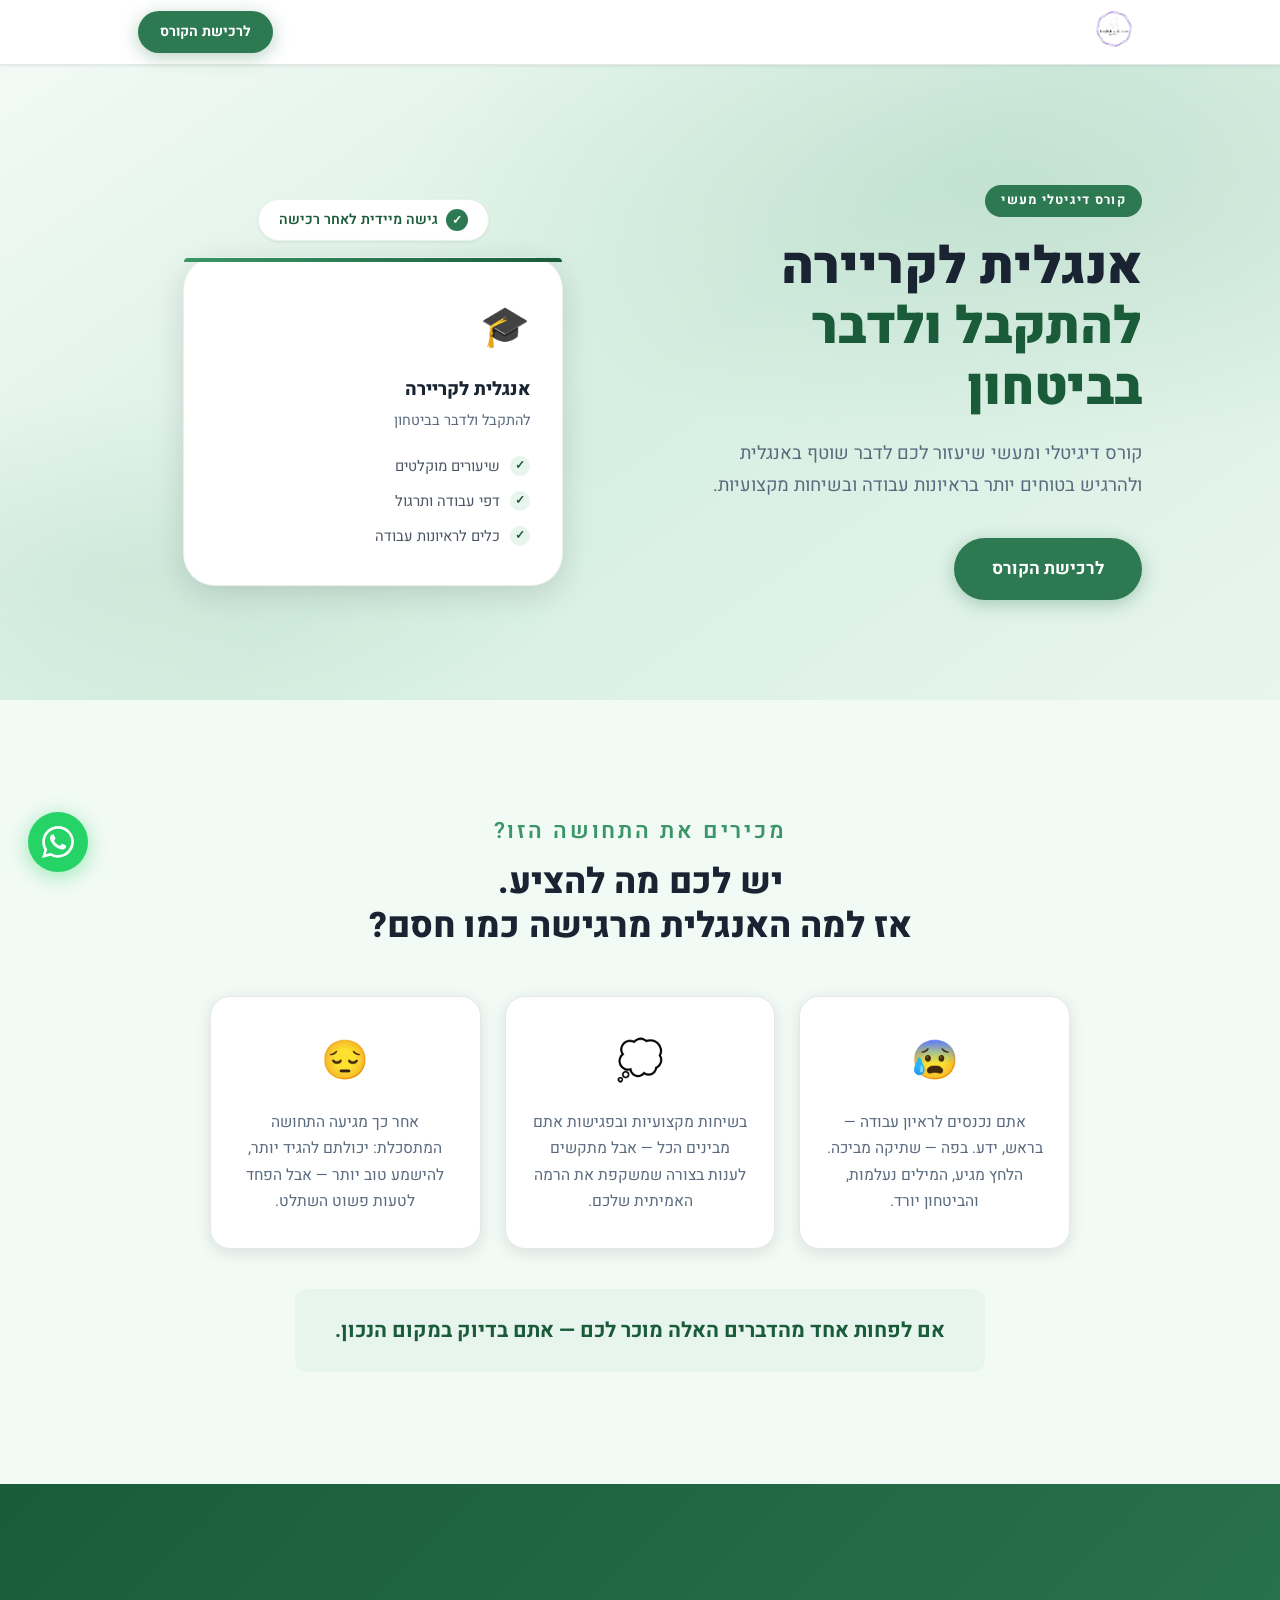
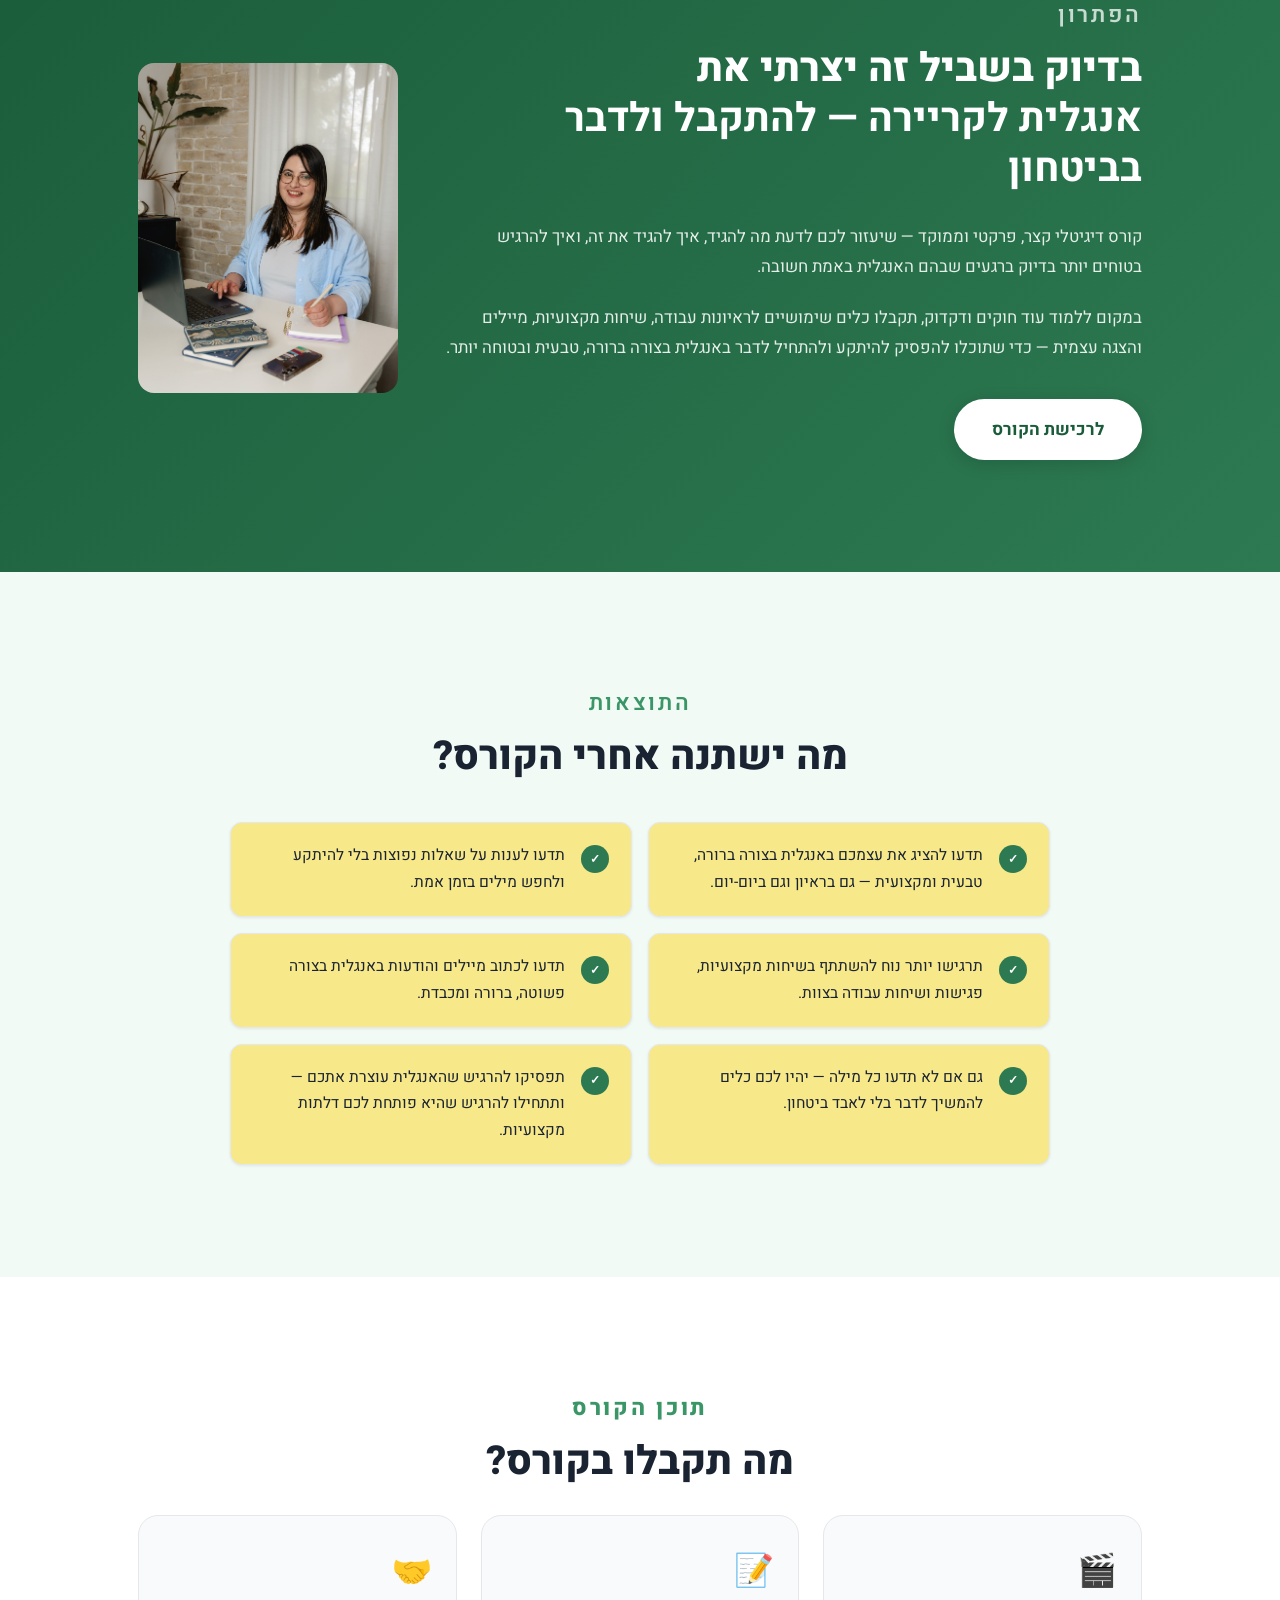
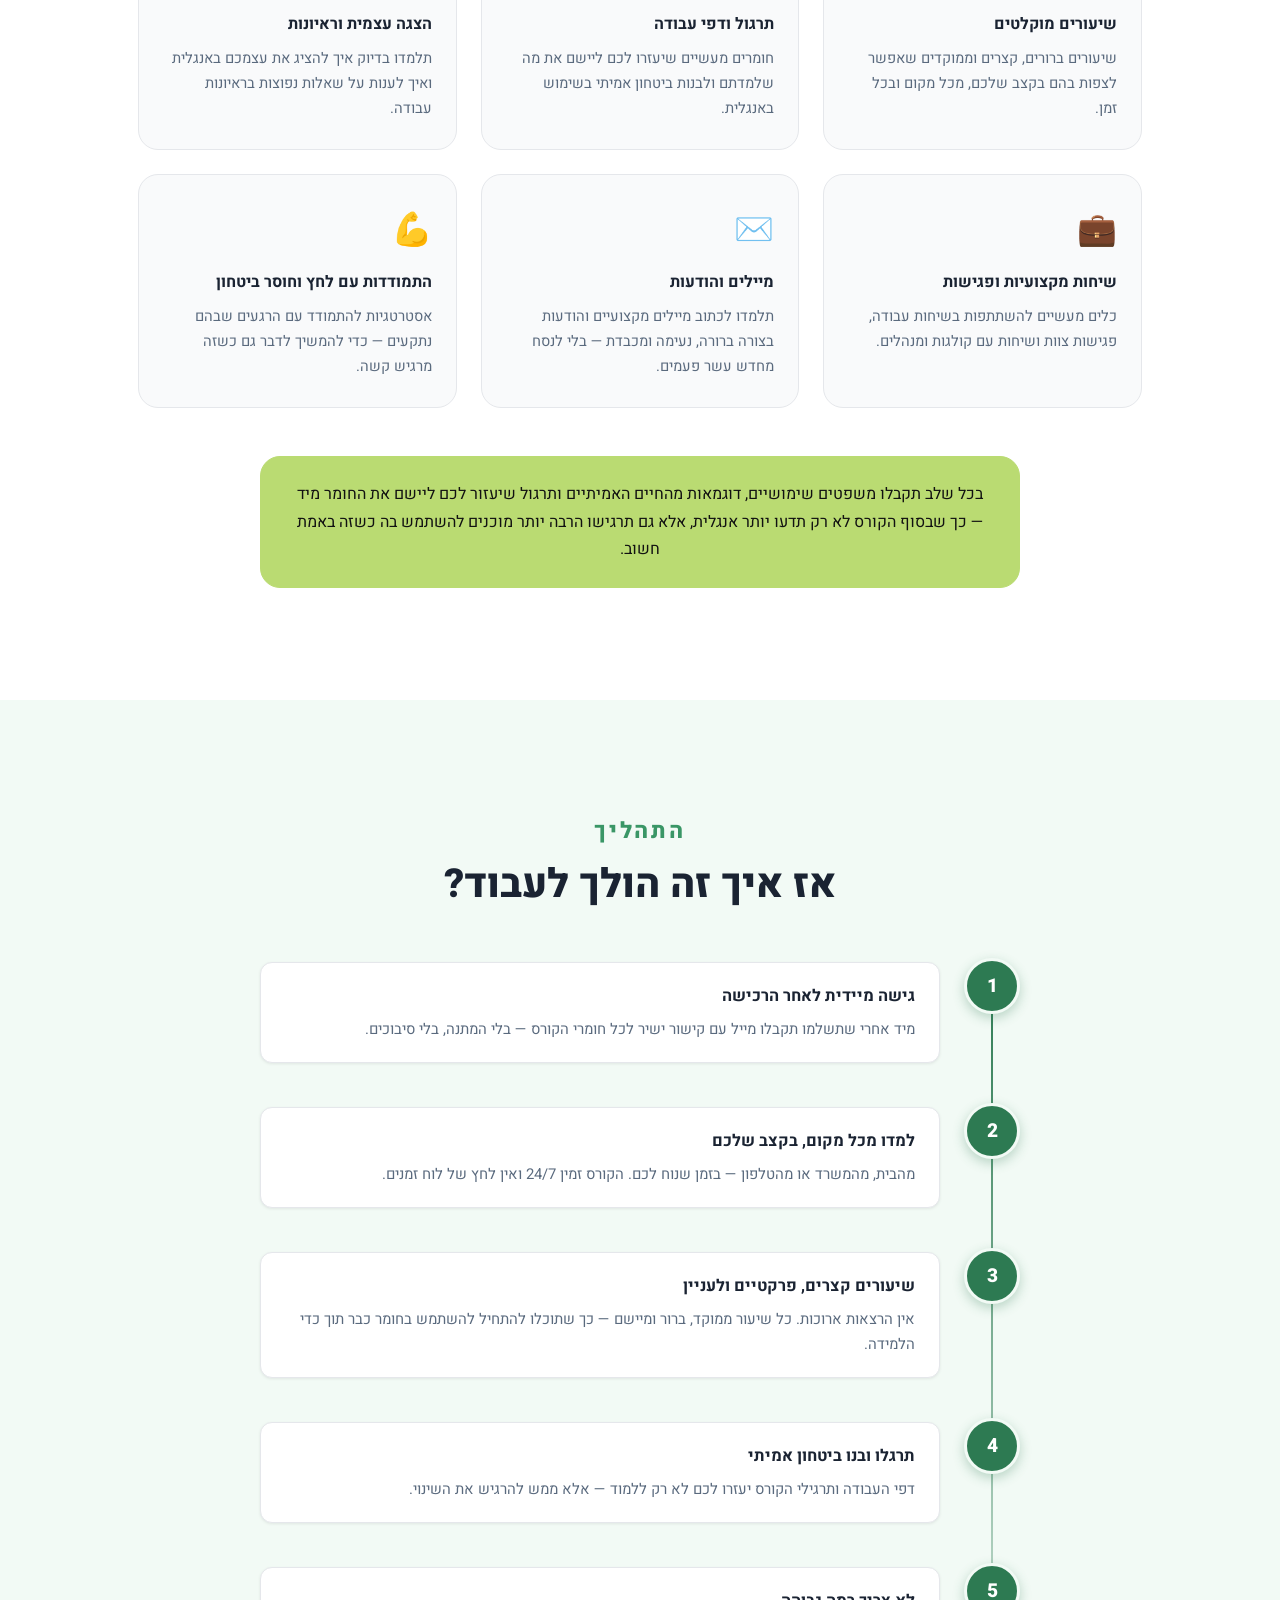
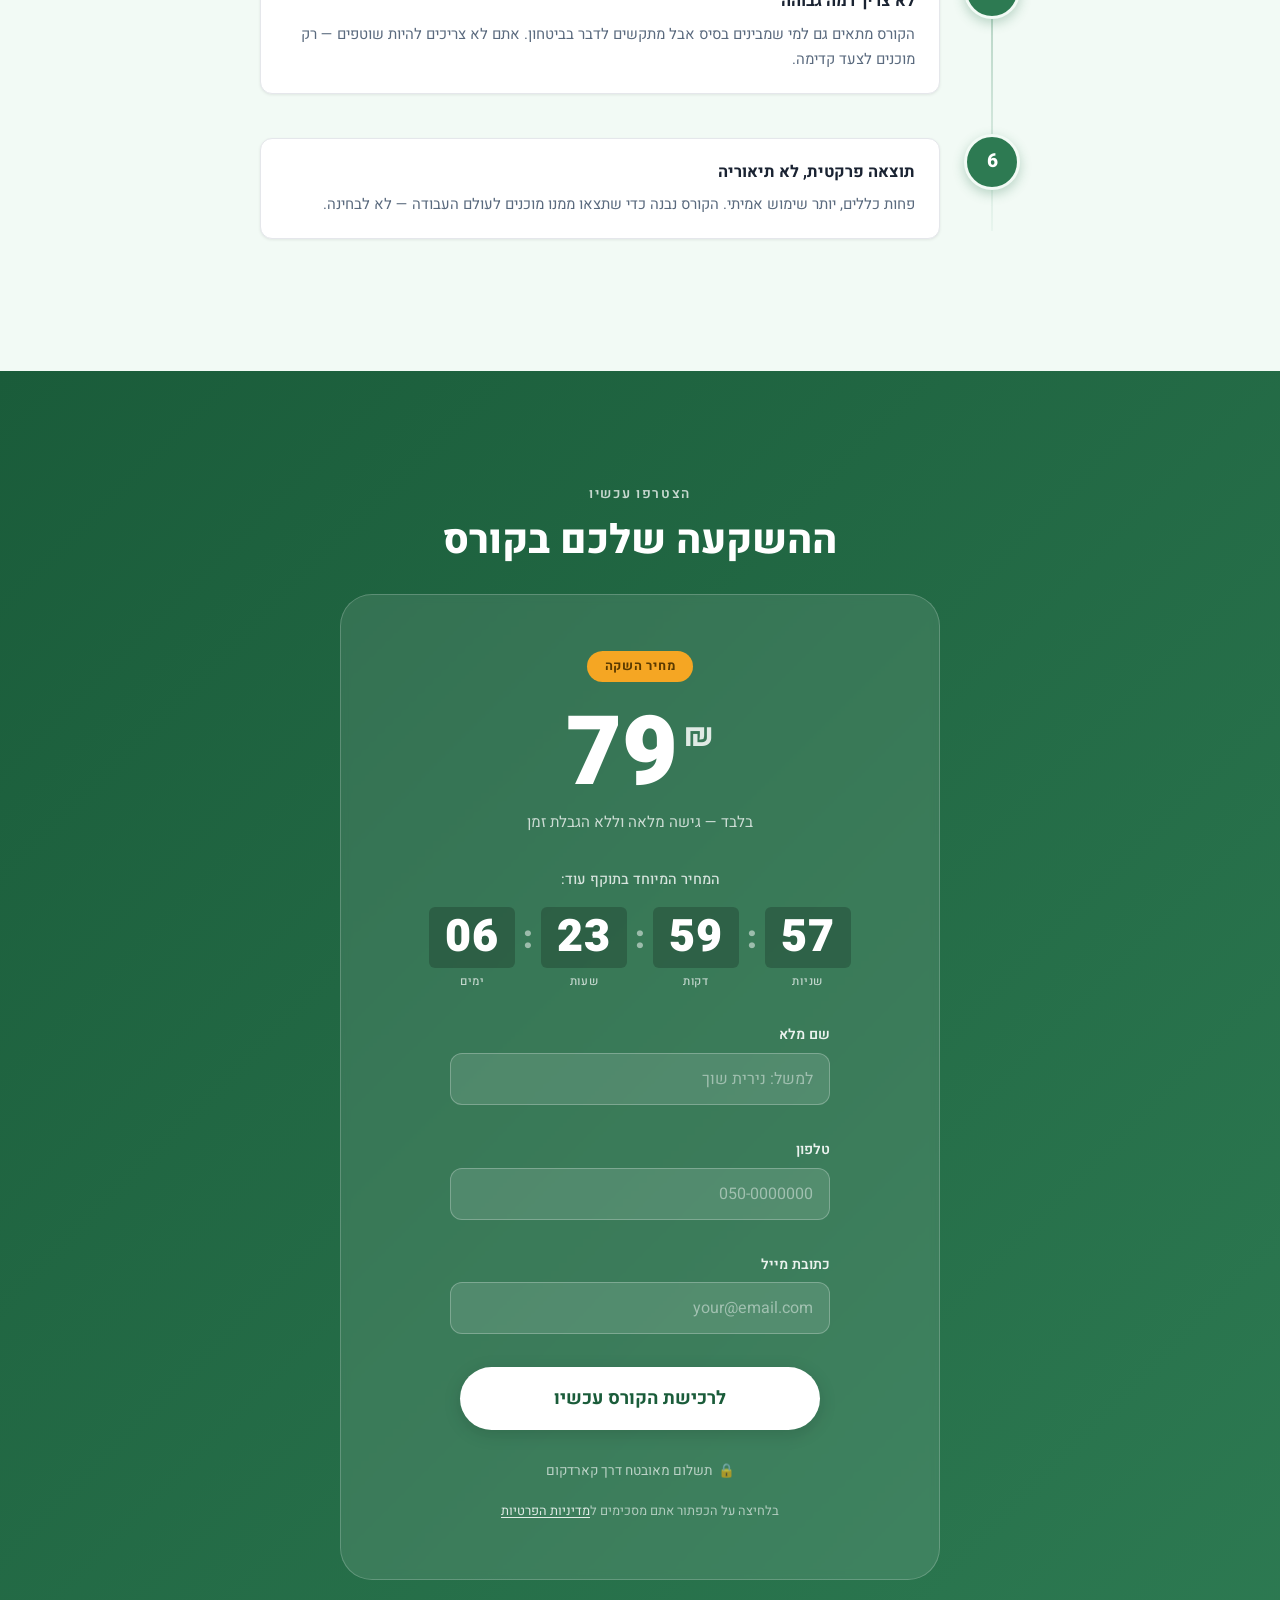
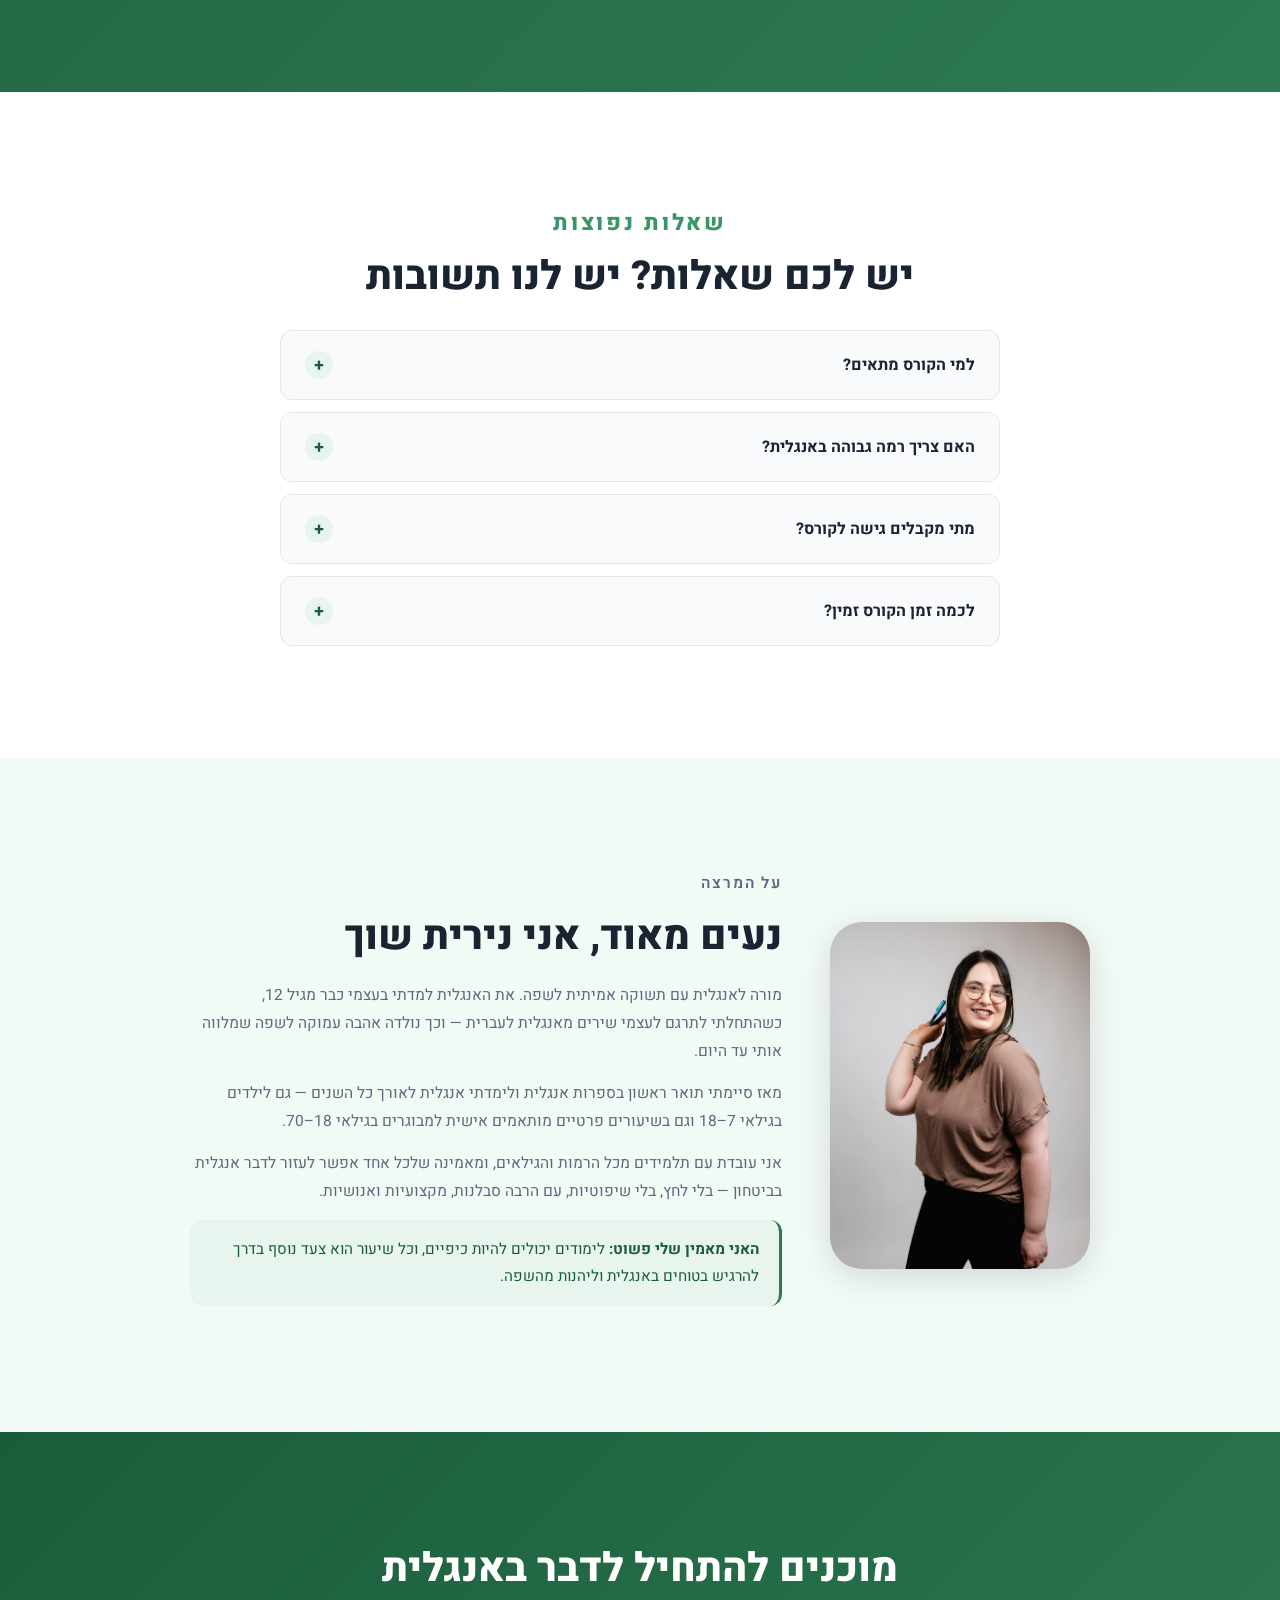
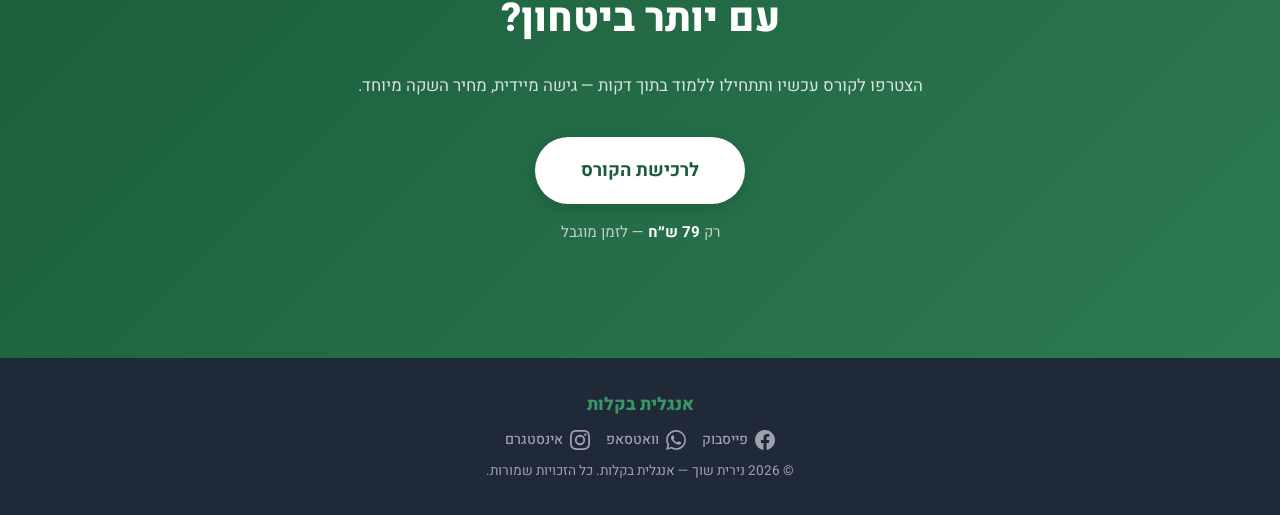
<file: course-sales/index.html>
<!DOCTYPE html>
<html lang="he" dir="rtl">
<head>
  <meta charset="UTF-8" />
  <meta name="viewport" content="width=device-width, initial-scale=1.0" />
  <meta name="description" content="קורס דיגיטלי מעשי שיעזור לכם לדבר שוטף באנגלית ולהרגיש בטוחים יותר בראיונות עבודה ובשיחות מקצועיות. רק 79 ש״ח." />
  <title>אנגלית לקריירה — להתקבל ולדבר בביטחון | אנגלית בקלות</title>

  <!-- Open Graph -->
  <meta property="og:title" content="אנגלית לקריירה — להתקבל ולדבר בביטחון" />
  <meta property="og:description" content="קורס דיגיטלי קצר ופרקטי שיעזור לכם לדבר אנגלית בביטחון בראיונות ובשיחות מקצועיות." />
  <meta property="og:type" content="website" />

  <link rel="stylesheet" href="styles.css" />
  <link rel="preconnect" href="https://fonts.googleapis.com" />
  <link rel="preconnect" href="https://fonts.gstatic.com" crossorigin />
  <link href="https://fonts.googleapis.com/css2?family=Heebo:wght@300;400;500;600;700;800;900&display=swap" rel="stylesheet" />

  <!-- UserWay Accessibility Widget -->
  <script src="https://cdn.userway.org/widget.js" data-account="bOnPaqcaXh"></script>
</head>
<body>

  <!-- ===== NAVIGATION ===== -->
  <header class="site-header" role="banner">
    <nav class="nav-inner" aria-label="ניווט ראשי">
      <a href="#" aria-label="אנגלית בקלות — דף הבית">
        <img src="logo.png" alt="אנגלית בקלות — לוגו" class="nav-logo" />
      </a>
      <a href="#pricing" class="nav-cta btn btn-primary btn-sm">לרכישת הקורס</a>
    </nav>
  </header>

  <main>

    <!-- ===== 1. HERO ===== -->
    <section class="hero" aria-labelledby="hero-headline">
      <div class="hero-bg-shape" aria-hidden="true"></div>
      <div class="container">
        <div class="hero-content fade-in">
          <p class="hero-eyebrow">קורס דיגיטלי מעשי</p>
          <h1 id="hero-headline" class="hero-headline">
            אנגלית לקריירה<br />
            <span class="highlight">להתקבל ולדבר בביטחון</span>
          </h1>
          <p class="hero-sub">
            קורס דיגיטלי ומעשי שיעזור לכם לדבר שוטף באנגלית<br class="br-desktop" />
            ולהרגיש בטוחים יותר בראיונות עבודה ובשיחות מקצועיות.
          </p>
          <div class="hero-actions">
            <a href="#pricing" class="btn btn-primary btn-lg">לרכישת הקורס</a>
          </div>
        </div>
        <div class="hero-visual fade-in delay-2" aria-hidden="true">
          <div class="hero-badge">
            <span class="badge-icon">✓</span>
            <span>גישה מיידית לאחר רכישה</span>
          </div>
          <div class="hero-card">
            <div class="hero-card-icon">🎓</div>
            <p class="hero-card-title">אנגלית לקריירה</p>
            <p class="hero-card-sub">להתקבל ולדבר בביטחון</p>
            <ul class="hero-card-list">
              <li>שיעורים מוקלטים</li>
              <li>דפי עבודה ותרגול</li>
              <li>כלים לראיונות עבודה</li>
            </ul>
          </div>
        </div>
      </div>
    </section>

    <!-- ===== 2. PROBLEM / EMOTIONAL CONNECTION ===== -->
    <section class="section section-light problem-section" aria-labelledby="problem-title">
      <div class="container">
        <div class="section-inner centered fade-in">
          <p class="section-eyebrow" style="font-size: 1.4rem;">מכירים את התחושה הזו?</p>
          <h2 id="problem-title" class="section-title">
            יש לכם מה להציע.<br />אז למה האנגלית מרגישה כמו חסם?
          </h2>
          <div class="problem-cards">
            <div class="problem-card fade-in">
              <div class="problem-icon" aria-hidden="true">😰</div>
              <p>אתם נכנסים לראיון עבודה — בראש, ידע. בפה — שתיקה מביכה. הלחץ מגיע, המילים נעלמות, והביטחון יורד.</p>
            </div>
            <div class="problem-card fade-in delay-1">
              <div class="problem-icon" aria-hidden="true">💭</div>
              <p>בשיחות מקצועיות ובפגישות אתם מבינים הכל — אבל מתקשים לענות בצורה שמשקפת את הרמה האמיתית שלכם.</p>
            </div>
            <div class="problem-card fade-in delay-2">
              <div class="problem-icon" aria-hidden="true">😔</div>
              <p>אחר כך מגיעה התחושה המתסכלת: יכולתם להגיד יותר, להישמע טוב יותר — אבל הפחד לטעות פשוט השתלט.</p>
            </div>
          </div>
          <p class="problem-close">
            אם לפחות אחד מהדברים האלה מוכר לכם — אתם בדיוק במקום הנכון.
          </p>
        </div>
      </div>
    </section>

    <!-- ===== 3. COURSE INTRODUCTION ===== -->
    <section class="section section-green intro-section" aria-labelledby="intro-title">
      <div class="container">
        <div class="intro-inner fade-in">
          <div class="intro-text">
            <p class="section-eyebrow light" style="font-size: 1.4rem;">הפתרון</p>
            <h2 id="intro-title" class="section-title light">
              בדיוק בשביל זה יצרתי את<br />
              <strong>אנגלית לקריירה — להתקבל ולדבר בביטחון</strong>
            </h2>
            <p class="intro-body">
              קורס דיגיטלי קצר, פרקטי וממוקד — שיעזור לכם לדעת מה להגיד, איך להגיד את זה,
              ואיך להרגיש בטוחים יותר בדיוק ברגעים שבהם האנגלית באמת חשובה.
            </p>
            <p class="intro-body">
              במקום ללמוד עוד חוקים ודקדוק, תקבלו כלים שימושיים לראיונות עבודה, שיחות מקצועיות,
              מיילים והצגה עצמית — כדי שתוכלו להפסיק להיתקע ולהתחיל לדבר באנגלית בצורה ברורה,
              טבעית ובטוחה יותר.
            </p>
            <a href="#pricing" class="btn btn-white btn-lg intro-cta">לרכישת הקורס</a>
          </div>
          <div class="intro-image">
            <img src="DSC_6322 חתוך.jpg" alt="נירית שוך — מורה לאנגלית" />
          </div>
        </div>
      </div>
    </section>

    <!-- ===== 4. OUTCOMES ===== -->
    <section class="section section-light outcomes-section" aria-labelledby="outcomes-title">
      <div class="container">
        <div class="fade-in">
          <p class="section-eyebrow" style="font-size: 1.4rem; text-align: center;">התוצאות</p>
          <h2 id="outcomes-title" class="section-title centered-text">מה ישתנה אחרי הקורס?</h2>
        </div>
        <ul class="outcomes-list" role="list">
          <li class="outcome-item fade-in">
            <span class="outcome-check" aria-hidden="true">✓</span>
            <span>תדעו להציג את עצמכם באנגלית בצורה ברורה, טבעית ומקצועית — גם בראיון וגם ביום-יום.</span>
          </li>
          <li class="outcome-item fade-in delay-1">
            <span class="outcome-check" aria-hidden="true">✓</span>
            <span>תדעו לענות על שאלות נפוצות בלי להיתקע ולחפש מילים בזמן אמת.</span>
          </li>
          <li class="outcome-item fade-in delay-1">
            <span class="outcome-check" aria-hidden="true">✓</span>
            <span>תרגישו יותר נוח להשתתף בשיחות מקצועיות, פגישות ושיחות עבודה בצוות.</span>
          </li>
          <li class="outcome-item fade-in delay-2">
            <span class="outcome-check" aria-hidden="true">✓</span>
            <span>תדעו לכתוב מיילים והודעות באנגלית בצורה פשוטה, ברורה ומכבדת.</span>
          </li>
          <li class="outcome-item fade-in delay-2">
            <span class="outcome-check" aria-hidden="true">✓</span>
            <span>גם אם לא תדעו כל מילה — יהיו לכם כלים להמשיך לדבר בלי לאבד ביטחון.</span>
          </li>
          <li class="outcome-item fade-in delay-3">
            <span class="outcome-check" aria-hidden="true">✓</span>
            <span>תפסיקו להרגיש שהאנגלית עוצרת אתכם — ותתחילו להרגיש שהיא פותחת לכם דלתות מקצועיות.</span>
          </li>
        </ul>
      </div>
    </section>

    <!-- ===== 5. WHAT YOU GET ===== -->
    <section class="section section-white whatyouget-section" aria-labelledby="wyg-title">
      <div class="container">
        <div class="fade-in">
          <p class="section-eyebrow" style="font-size: 1.4rem; text-align: center; font-weight: 800;">תוכן הקורס</p>
          <h2 id="wyg-title" class="section-title centered-text">מה תקבלו בקורס?</h2>
        </div>
        <div class="wyg-grid">
          <div class="wyg-card fade-in">
            <div class="wyg-icon" aria-hidden="true">🎬</div>
            <h3>שיעורים מוקלטים</h3>
            <p>שיעורים ברורים, קצרים וממוקדים שאפשר לצפות בהם בקצב שלכם, מכל מקום ובכל זמן.</p>
          </div>
          <div class="wyg-card fade-in delay-1">
            <div class="wyg-icon" aria-hidden="true">📝</div>
            <h3>תרגול ודפי עבודה</h3>
            <p>חומרים מעשיים שיעזרו לכם ליישם את מה שלמדתם ולבנות ביטחון אמיתי בשימוש באנגלית.</p>
          </div>
          <div class="wyg-card fade-in delay-2">
            <div class="wyg-icon" aria-hidden="true">🤝</div>
            <h3>הצגה עצמית וראיונות</h3>
            <p>תלמדו בדיוק איך להציג את עצמכם באנגלית ואיך לענות על שאלות נפוצות בראיונות עבודה.</p>
          </div>
          <div class="wyg-card fade-in">
            <div class="wyg-icon" aria-hidden="true">💼</div>
            <h3>שיחות מקצועיות ופגישות</h3>
            <p>כלים מעשיים להשתתפות בשיחות עבודה, פגישות צוות ושיחות עם קולגות ומנהלים.</p>
          </div>
          <div class="wyg-card fade-in delay-1">
            <div class="wyg-icon" aria-hidden="true">✉️</div>
            <h3>מיילים והודעות</h3>
            <p>תלמדו לכתוב מיילים מקצועיים והודעות בצורה ברורה, נעימה ומכבדת — בלי לנסח מחדש עשר פעמים.</p>
          </div>
          <div class="wyg-card fade-in delay-2">
            <div class="wyg-icon" aria-hidden="true">💪</div>
            <h3>התמודדות עם לחץ וחוסר ביטחון</h3>
            <p>אסטרטגיות להתמודד עם הרגעים שבהם נתקעים — כדי להמשיך לדבר גם כשזה מרגיש קשה.</p>
          </div>
        </div>
        <p class="wyg-footer fade-in">
          בכל שלב תקבלו משפטים שימושיים, דוגמאות מהחיים האמיתיים ותרגול שיעזור לכם ליישם את החומר מיד —
          כך שבסוף הקורס לא רק תדעו יותר אנגלית, אלא גם תרגישו הרבה יותר מוכנים להשתמש בה כשזה באמת חשוב.
        </p>
      </div>
    </section>

    <!-- ===== 6. HOW IT WORKS ===== -->
    <section class="section section-light how-section" aria-labelledby="how-title">
      <div class="container">
        <div class="fade-in">
          <p class="section-eyebrow" style="font-size: 1.4rem; text-align: center; font-weight: 800;">התהליך</p>
          <h2 id="how-title" class="section-title centered-text">אז איך זה הולך לעבוד?</h2>
        </div>
        <ol class="how-steps" role="list">
          <li class="how-step fade-in">
            <div class="step-num" aria-hidden="true">1</div>
            <div class="step-content">
              <h3>גישה מיידית לאחר הרכישה</h3>
              <p>מיד אחרי שתשלמו תקבלו מייל עם קישור ישיר לכל חומרי הקורס — בלי המתנה, בלי סיבוכים.</p>
            </div>
          </li>
          <li class="how-step fade-in delay-1">
            <div class="step-num" aria-hidden="true">2</div>
            <div class="step-content">
              <h3>למדו מכל מקום, בקצב שלכם</h3>
              <p>מהבית, מהמשרד או מהטלפון — בזמן שנוח לכם. הקורס זמין 24/7 ואין לחץ של לוח זמנים.</p>
            </div>
          </li>
          <li class="how-step fade-in delay-2">
            <div class="step-num" aria-hidden="true">3</div>
            <div class="step-content">
              <h3>שיעורים קצרים, פרקטיים ולעניין</h3>
              <p>אין הרצאות ארוכות. כל שיעור ממוקד, ברור ומיישם — כך שתוכלו להתחיל להשתמש בחומר כבר תוך כדי הלמידה.</p>
            </div>
          </li>
          <li class="how-step fade-in">
            <div class="step-num" aria-hidden="true">4</div>
            <div class="step-content">
              <h3>תרגלו ובנו ביטחון אמיתי</h3>
              <p>דפי העבודה ותרגילי הקורס יעזרו לכם לא רק ללמוד — אלא ממש להרגיש את השינוי.</p>
            </div>
          </li>
          <li class="how-step fade-in delay-1">
            <div class="step-num" aria-hidden="true">5</div>
            <div class="step-content">
              <h3>לא צריך רמה גבוהה</h3>
              <p>הקורס מתאים גם למי שמבינים בסיס אבל מתקשים לדבר בביטחון. אתם לא צריכים להיות שוטפים — רק מוכנים לצעד קדימה.</p>
            </div>
          </li>
          <li class="how-step fade-in delay-2">
            <div class="step-num" aria-hidden="true">6</div>
            <div class="step-content">
              <h3>תוצאה פרקטית, לא תיאוריה</h3>
              <p>פחות כללים, יותר שימוש אמיתי. הקורס נבנה כדי שתצאו ממנו מוכנים לעולם העבודה — לא לבחינה.</p>
            </div>
          </li>
        </ol>
      </div>
    </section>

    <!-- ===== 7. PRICING & COUNTDOWN ===== -->
    <section class="section section-green pricing-section" id="pricing" aria-labelledby="pricing-title">
      <div class="container">
        <div class="pricing-inner fade-in">
          <p class="section-eyebrow light">הצטרפו עכשיו</p>
          <h2 id="pricing-title" class="section-title light">ההשקעה שלכם בקורס</h2>

          <div class="price-box">
            <div class="price-badge">מחיר השקה</div>
            <div class="price-amount">
              <span class="price-currency">₪</span>
              <span class="price-number">79</span>
            </div>
            <p class="price-sub">בלבד — גישה מלאה וללא הגבלת זמן</p>

            <!-- COUNTDOWN TIMER -->
            <div class="countdown-wrap" aria-live="polite" aria-label="טיימר ספירה לאחור למבצע">
              <p class="countdown-label">המחיר המיוחד בתוקף עוד:</p>
              <div class="countdown-timer" id="countdown" role="timer">
                <div class="time-unit">
                  <span class="time-value" id="cd-days">07</span>
                  <span class="time-label">ימים</span>
                </div>
                <span class="time-sep" aria-hidden="true">:</span>
                <div class="time-unit">
                  <span class="time-value" id="cd-hours">00</span>
                  <span class="time-label">שעות</span>
                </div>
                <span class="time-sep" aria-hidden="true">:</span>
                <div class="time-unit">
                  <span class="time-value" id="cd-mins">00</span>
                  <span class="time-label">דקות</span>
                </div>
                <span class="time-sep" aria-hidden="true">:</span>
                <div class="time-unit">
                  <span class="time-value" id="cd-secs">00</span>
                  <span class="time-label">שניות</span>
                </div>
              </div>
              <p class="countdown-expired hidden" id="countdown-expired" aria-live="assertive">המחיר עלה</p>
            </div>

            <!-- Registration form -->
            <form
              class="register-form"
              id="register-form"
              novalidate
              aria-label="טופס הרשמה לקורס"
            >
              <div class="form-group">
                <label for="reg-name">שם מלא</label>
                <input
                  type="text"
                  id="reg-name"
                  name="name"
                  placeholder="למשל: נירית שוך"
                  autocomplete="name"
                  required
                />
                <span class="field-error" id="err-name" role="alert"></span>
              </div>
              <div class="form-group">
                <label for="reg-phone">טלפון</label>
                <input
                  type="tel"
                  id="reg-phone"
                  name="phone"
                  placeholder="050-0000000"
                  autocomplete="tel"
                  inputmode="tel"
                  required
                />
                <span class="field-error" id="err-phone" role="alert"></span>
              </div>
              <div class="form-group">
                <label for="reg-email">כתובת מייל</label>
                <input
                  type="email"
                  id="reg-email"
                  name="email"
                  placeholder="your@email.com"
                  autocomplete="email"
                  inputmode="email"
                  required
                />
                <span class="field-error" id="err-email" role="alert"></span>
              </div>
              <button
                type="submit"
                class="btn btn-white btn-xl pricing-cta"
                id="purchase-btn"
                aria-label="לרכישת הקורס — 79 שקלים"
              >
                לרכישת הקורס עכשיו
              </button>
              <p class="price-guarantee">
                <span aria-hidden="true">🔒</span> תשלום מאובטח דרך קארדקום
              </p>
              <p class="privacy-hint">
                בלחיצה על הכפתור אתם מסכימים ל<button type="button" class="privacy-link" id="open-privacy">מדיניות הפרטיות</button>
              </p>
            </form>

    <!-- ===== PRIVACY POLICY MODAL ===== -->
    <div class="modal-overlay" id="privacy-modal" role="dialog" aria-modal="true" aria-labelledby="privacy-modal-title" hidden>
      <div class="modal-box">
        <button class="modal-close" id="close-privacy" aria-label="סגור">✕</button>
        <div class="modal-content">
          <h2 id="privacy-modal-title">מדיניות פרטיות</h2>
          <h3>אנגלית בקלות</h3>
          <p>מדיניות פרטיות זו מתארת כיצד נאסף, נשמר ונעשה שימוש במידע הנמסר על-ידי משתמשים באתרי ודפי הנחיתה של ״אנגלית בקלות״, עוסק פטור.</p>

          <h4>איסוף מידע</h4>
          <p>בעת הרשמה לדפי הנחיתה, ייתכן ותתבקשו למסור פרטים אישיים כגון:</p>
          <ul>
            <li>שם פרטי</li>
            <li>שם משפחה</li>
            <li>כתובת דוא״ל</li>
            <li>מספר טלפון</li>
          </ul>
          <p>מסירת הפרטים נעשית מרצונכם החופשי ובהסכמתכם.</p>

          <h4>שימוש במידע</h4>
          <p>המידע הנאסף משמש למטרות הבאות:</p>
          <ul>
            <li>שליחת תכנים, עדכונים ומידע הקשור לקורסים ולמוצרים</li>
            <li>ניהול רשימת תפוצה ודיוור שיווקי</li>
            <li>מתן שירות לקוחות ותמיכה</li>
            <li>יצירת קשר בנוגע להצעות, עדכונים ומידע עתידי</li>
          </ul>
          <p>ההרשמה מהווה הסכמה לקבלת דיוור, וניתן להסיר את עצמכם בכל עת.</p>

          <h4>דיוור והסרה</h4>
          <p>דברי הדואר הנשלחים כוללים אפשרות להסרה מרשימת התפוצה. ניתן גם לפנות בכל עת בבקשה להסרה באמצעות המייל:<br />
          <a href="mailto:english.with.ease13@gmail.com">english.with.ease13@gmail.com</a></p>

          <h4>שמירת מידע ושימוש בצדדים שלישיים</h4>
          <p>המידע נשמר ומנוהל באמצעות מערכות חיצוניות מאובטחות, לרבות:</p>
          <ul>
            <li>קארדקום – לצורך סליקת תשלומים (בעת רכישה)</li>
          </ul>
          <p>לא נעשה כל שימוש במידע מעבר למטרות שצוינו לעיל.</p>

          <h4>העברת מידע</h4>
          <p>המידע האישי אינו נמכר, אינו מושכר ואינו מועבר לגורמים חיצוניים למטרות שיווקיות.</p>

          <h4>קהל יעד וקטינים</h4>
          <p>דפי הנחיתה והשירותים מיועדים לקהל הרחב. בהרשמת קטינים, האחריות למסירת הפרטים היא על ההורה או האפוטרופוס.</p>

          <h4>אבטחת מידע</h4>
          <p>העסק נוקט באמצעים סבירים ומקובלים לשמירה על סודיות המידע ומניעת גישה בלתי מורשית.</p>

          <h4>יצירת קשר</h4>
          <p>לכל שאלה או בקשה בנוגע למדיניות פרטיות זו, ניתן לפנות לכתובת המייל:<br />
          <a href="mailto:english.with.ease13@gmail.com">english.with.ease13@gmail.com</a></p>
        </div>
      </div>
    </div>
          </div>
        </div>
      </div>
    </section>

    <!-- ===== 9. FAQ ===== -->
    <section class="section section-white faq-section" aria-labelledby="faq-title">
      <div class="container">
        <div class="fade-in">
          <p class="section-eyebrow" style="font-size: 1.4rem; text-align: center; font-weight: 800;">שאלות נפוצות</p>
          <h2 id="faq-title" class="section-title centered-text">יש לכם שאלות? יש לנו תשובות</h2>
        </div>
        <dl class="faq-list" role="list">

          <div class="faq-item fade-in" role="listitem">
            <dt>
              <button
                class="faq-question"
                aria-expanded="false"
                aria-controls="faq-1-answer"
                id="faq-1-btn"
              >
                למי הקורס מתאים?
                <span class="faq-icon" aria-hidden="true"></span>
              </button>
            </dt>
            <dd class="faq-answer" id="faq-1-answer" aria-labelledby="faq-1-btn" hidden>
              <p>
                הקורס מיועד לכל מי שרוצה להרגיש בטוח יותר באנגלית בעולם העבודה — בין אם אתם מחפשים עבודה,
                עובדים בסביבה דוברת אנגלית, או פשוט רוצים להרגיש פחות תקועים כשצריך לדבר. לא צריך רמה גבוהה
                — צריך רצון להתקדם.
              </p>
            </dd>
          </div>

          <div class="faq-item fade-in delay-1" role="listitem">
            <dt>
              <button
                class="faq-question"
                aria-expanded="false"
                aria-controls="faq-2-answer"
                id="faq-2-btn"
              >
                האם צריך רמה גבוהה באנגלית?
                <span class="faq-icon" aria-hidden="true"></span>
              </button>
            </dt>
            <dd class="faq-answer" id="faq-2-answer" aria-labelledby="faq-2-btn" hidden>
              <p>
                ממש לא. הקורס מתאים גם למי שמבינים אנגלית בסיסית אבל מתקשים לדבר בביטחון. הדגש הוא על
                שימוש מעשי — לא על שלמות לשונית. אם אתם מבינים אנגלית אבל מרגישים תקועים בדיבור, זה
                בדיוק המקום שלכם.
              </p>
            </dd>
          </div>

          <div class="faq-item fade-in delay-2" role="listitem">
            <dt>
              <button
                class="faq-question"
                aria-expanded="false"
                aria-controls="faq-3-answer"
                id="faq-3-btn"
              >
                מתי מקבלים גישה לקורס?
                <span class="faq-icon" aria-hidden="true"></span>
              </button>
            </dt>
            <dd class="faq-answer" id="faq-3-answer" aria-labelledby="faq-3-btn" hidden>
              <p>
                מיד לאחר הרכישה! תקבלו מייל עם קישור ישיר לכל חומרי הקורס — בלי המתנה. תוכלו להתחיל
                ללמוד תוך דקות ספורות.
              </p>
            </dd>
          </div>

          <div class="faq-item fade-in delay-3" role="listitem">
            <dt>
              <button
                class="faq-question"
                aria-expanded="false"
                aria-controls="faq-4-answer"
                id="faq-4-btn"
              >
                לכמה זמן הקורס זמין?
                <span class="faq-icon" aria-hidden="true"></span>
              </button>
            </dt>
            <dd class="faq-answer" id="faq-4-answer" aria-labelledby="faq-4-btn" hidden>
              <p>
                הקורס זמין לכם ללא הגבלת זמן. תוכלו לחזור לחומרים, לתרגל מחדש ולהשתמש בדפי העבודה בכל
                עת — גם חודשים לאחר הרכישה.
              </p>
            </dd>
          </div>

        </dl>
      </div>
    </section>

    <!-- ===== 10. ABOUT NIRIT ===== -->
    <section class="section section-light about-section" aria-labelledby="about-title">
      <div class="container">
        <div class="about-inner">
          <!-- Image placeholder -->
          <div class="about-image fade-in">
            <img src="DSC_6000.jpg" alt="נירית שוך — מורה לאנגלית" class="about-photo" />
          </div>
          <div class="about-text fade-in delay-1">
            <p class="section-eyebrow">על המרצה</p>
            <h2 id="about-title" class="section-title">נעים מאוד, אני נירית שוך</h2>
            <p>
              מורה לאנגלית עם תשוקה אמיתית לשפה. את האנגלית למדתי בעצמי כבר מגיל 12, כשהתחלתי
              לתרגם לעצמי שירים מאנגלית לעברית — וכך נולדה אהבה עמוקה לשפה שמלווה אותי עד היום.
            </p>
            <p>
              מאז סיימתי תואר ראשון בספרות אנגלית ולימדתי אנגלית לאורך כל השנים — גם לילדים בגילאי
              7–18 וגם בשיעורים פרטיים מותאמים אישית למבוגרים בגילאי 18–70.
            </p>
            <p>
              אני עובדת עם תלמידים מכל הרמות והגילאים, ומאמינה שלכל אחד אפשר לעזור לדבר אנגלית
              בביטחון — בלי לחץ, בלי שיפוטיות, עם הרבה סבלנות, מקצועיות ואנושיות.
            </p>
            <p class="about-belief">
              <strong>האני מאמין שלי פשוט:</strong> לימודים יכולים להיות כיפיים, וכל שיעור הוא
              צעד נוסף בדרך להרגיש בטוחים באנגלית וליהנות מהשפה.
            </p>
          </div>
        </div>
      </div>
    </section>

    <!-- ===== 11. FINAL CTA ===== -->
    <section class="section section-green final-cta-section" aria-labelledby="final-cta-title">
      <div class="container">
        <div class="final-cta-inner fade-in">
          <h2 id="final-cta-title" class="section-title light">
            מוכנים להתחיל לדבר באנגלית<br />עם יותר ביטחון?
          </h2>
          <p class="final-cta-sub">
            הצטרפו לקורס עכשיו ותתחילו ללמוד בתוך דקות — גישה מיידית, מחיר השקה מיוחד.
          </p>
          <a
            href="#pricing"
            class="btn btn-white btn-xl"
            aria-label="לרכישת הקורס — עבור לעמוד תשלום"
          >
            לרכישת הקורס
          </a>
          <p class="final-price-hint">רק <strong>79 ש״ח</strong> — לזמן מוגבל</p>
        </div>
      </div>
    </section>

  </main>

  <!-- ===== WHATSAPP FLOAT ===== -->
  <a
    href="https://wa.me/972546904940"
    class="whatsapp-float"
    target="_blank"
    rel="noopener noreferrer"
    aria-label="שלחו לנו הודעה בוואטסאפ"
  >
    <svg viewBox="0 0 24 24" fill="currentColor" aria-hidden="true">
      <path d="M17.472 14.382c-.297-.149-1.758-.867-2.03-.967-.273-.099-.471-.148-.67.15-.197.297-.767.966-.94 1.164-.173.199-.347.223-.644.075-.297-.15-1.255-.463-2.39-1.475-.883-.788-1.48-1.761-1.653-2.059-.173-.297-.018-.458.13-.606.134-.133.298-.347.446-.52.149-.174.198-.298.298-.497.099-.198.05-.371-.025-.52-.075-.149-.669-1.612-.916-2.207-.242-.579-.487-.5-.669-.51-.173-.008-.371-.01-.57-.01-.198 0-.52.074-.792.372-.272.297-1.04 1.016-1.04 2.479 0 1.462 1.065 2.875 1.213 3.074.149.198 2.096 3.2 5.077 4.487.709.306 1.262.489 1.694.625.712.227 1.36.195 1.871.118.571-.085 1.758-.719 2.006-1.413.248-.694.248-1.289.173-1.413-.074-.124-.272-.198-.57-.347zm-5.421 7.403h-.004a9.87 9.87 0 01-5.031-1.378l-.361-.214-3.741.982.998-3.648-.235-.374a9.86 9.86 0 01-1.51-5.26c.001-5.45 4.436-9.884 9.888-9.884 2.64 0 5.122 1.03 6.988 2.898a9.825 9.825 0 012.893 6.994c-.003 5.45-4.437 9.884-9.885 9.884zm8.413-18.297A11.815 11.815 0 0012.05 0C5.495 0 .16 5.335.157 11.892c0 2.096.547 4.142 1.588 5.945L.057 24l6.305-1.654a11.882 11.882 0 005.683 1.448h.005c6.554 0 11.89-5.335 11.893-11.893a11.821 11.821 0 00-3.48-8.413z"/>
    </svg>
    <span class="whatsapp-tooltip">דברו איתנו!</span>
  </a>

  <!-- ===== FOOTER ===== -->
  <footer class="site-footer" role="contentinfo">
    <div class="container">
      <div class="footer-inner">
        <p class="footer-brand">אנגלית בקלות</p>
        <div class="footer-socials">
          <a
            href="https://www.facebook.com/profile.php?id=61576575695878"
            target="_blank"
            rel="noopener noreferrer"
            class="social-link"
            aria-label="עמוד הפייסבוק של אנגלית בקלות"
          >
            <svg class="social-icon" viewBox="0 0 24 24" fill="currentColor" aria-hidden="true">
              <path d="M24 12.073C24 5.405 18.627 0 12 0S0 5.405 0 12.073C0 18.1 4.388 23.094 10.125 24v-8.437H7.078v-3.49h3.047V9.41c0-3.025 1.792-4.697 4.533-4.697 1.312 0 2.686.236 2.686.236v2.97h-1.513c-1.491 0-1.956.93-1.956 1.886v2.267h3.328l-.532 3.49h-2.796V24C19.612 23.094 24 18.1 24 12.073z"/>
            </svg>
            פייסבוק
          </a>
          <a
            href="https://wa.me/972546904940"
            target="_blank"
            rel="noopener noreferrer"
            class="social-link"
            aria-label="צרו קשר בוואטסאפ"
          >
            <svg class="social-icon" viewBox="0 0 24 24" fill="currentColor" aria-hidden="true">
              <path d="M17.472 14.382c-.297-.149-1.758-.867-2.03-.967-.273-.099-.471-.148-.67.15-.197.297-.767.966-.94 1.164-.173.199-.347.223-.644.075-.297-.15-1.255-.463-2.39-1.475-.883-.788-1.48-1.761-1.653-2.059-.173-.297-.018-.458.13-.606.134-.133.298-.347.446-.52.149-.174.198-.298.298-.497.099-.198.05-.371-.025-.52-.075-.149-.669-1.612-.916-2.207-.242-.579-.487-.5-.669-.51-.173-.008-.371-.01-.57-.01-.198 0-.52.074-.792.372-.272.297-1.04 1.016-1.04 2.479 0 1.462 1.065 2.875 1.213 3.074.149.198 2.096 3.2 5.077 4.487.709.306 1.262.489 1.694.625.712.227 1.36.195 1.871.118.571-.085 1.758-.719 2.006-1.413.248-.694.248-1.289.173-1.413-.074-.124-.272-.198-.57-.347zm-5.421 7.403h-.004a9.87 9.87 0 01-5.031-1.378l-.361-.214-3.741.982.998-3.648-.235-.374a9.86 9.86 0 01-1.51-5.26c.001-5.45 4.436-9.884 9.888-9.884 2.64 0 5.122 1.03 6.988 2.898a9.825 9.825 0 012.893 6.994c-.003 5.45-4.437 9.884-9.885 9.884zm8.413-18.297A11.815 11.815 0 0012.05 0C5.495 0 .16 5.335.157 11.892c0 2.096.547 4.142 1.588 5.945L.057 24l6.305-1.654a11.882 11.882 0 005.683 1.448h.005c6.554 0 11.89-5.335 11.893-11.893a11.821 11.821 0 00-3.48-8.413z"/>
            </svg>
            וואטסאפ
          </a>
          <a
            href="https://www.instagram.com/nirit_shoch/"
            target="_blank"
            rel="noopener noreferrer"
            class="social-link"
            aria-label="עמוד האינסטגרם של נירית שוך"
          >
            <svg class="social-icon" viewBox="0 0 24 24" fill="currentColor" aria-hidden="true">
              <path d="M12 2.163c3.204 0 3.584.012 4.85.07 3.252.148 4.771 1.691 4.919 4.919.058 1.265.069 1.645.069 4.849 0 3.205-.012 3.584-.069 4.849-.149 3.225-1.664 4.771-4.919 4.919-1.266.058-1.644.07-4.85.07-3.204 0-3.584-.012-4.849-.07-3.26-.149-4.771-1.699-4.919-4.92-.058-1.265-.07-1.644-.07-4.849 0-3.204.013-3.583.07-4.849.149-3.227 1.664-4.771 4.919-4.919 1.266-.057 1.645-.069 4.849-.069zM12 0C8.741 0 8.333.014 7.053.072 2.695.272.273 2.69.073 7.052.014 8.333 0 8.741 0 12c0 3.259.014 3.668.072 4.948.2 4.358 2.618 6.78 6.98 6.98C8.333 23.986 8.741 24 12 24c3.259 0 3.668-.014 4.948-.072 4.354-.2 6.782-2.618 6.979-6.98.059-1.28.073-1.689.073-4.948 0-3.259-.014-3.667-.072-4.947-.196-4.354-2.617-6.78-6.979-6.98C15.668.014 15.259 0 12 0zm0 5.838a6.162 6.162 0 100 12.324 6.162 6.162 0 000-12.324zM12 16a4 4 0 110-8 4 4 0 010 8zm6.406-11.845a1.44 1.44 0 100 2.881 1.44 1.44 0 000-2.881z"/>
            </svg>
            אינסטגרם
          </a>
        </div>
        <p class="footer-copy">
          &copy; <span id="footer-year"></span> נירית שוך — אנגלית בקלות. כל הזכויות שמורות.
        </p>
      </div>
    </div>
  </footer>

  <script src="script.js"></script>
</body>
</html>
</file>
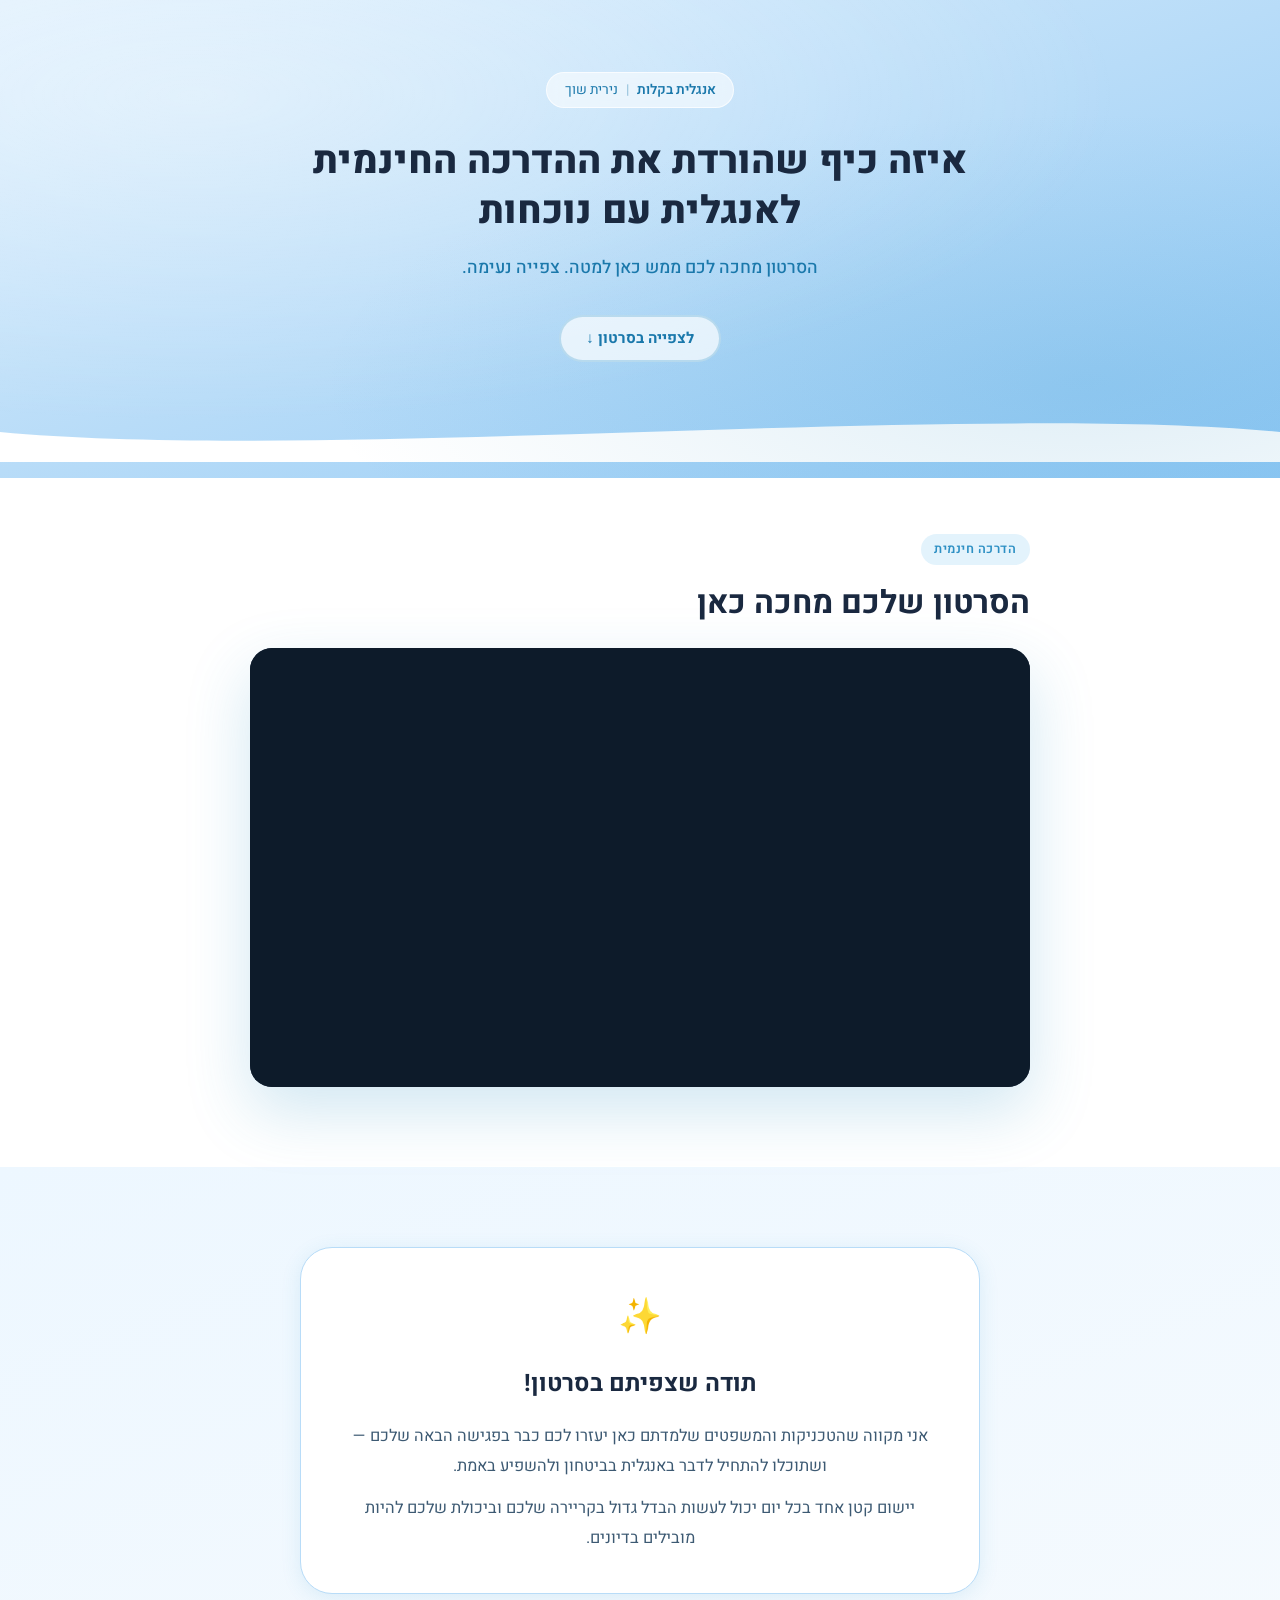
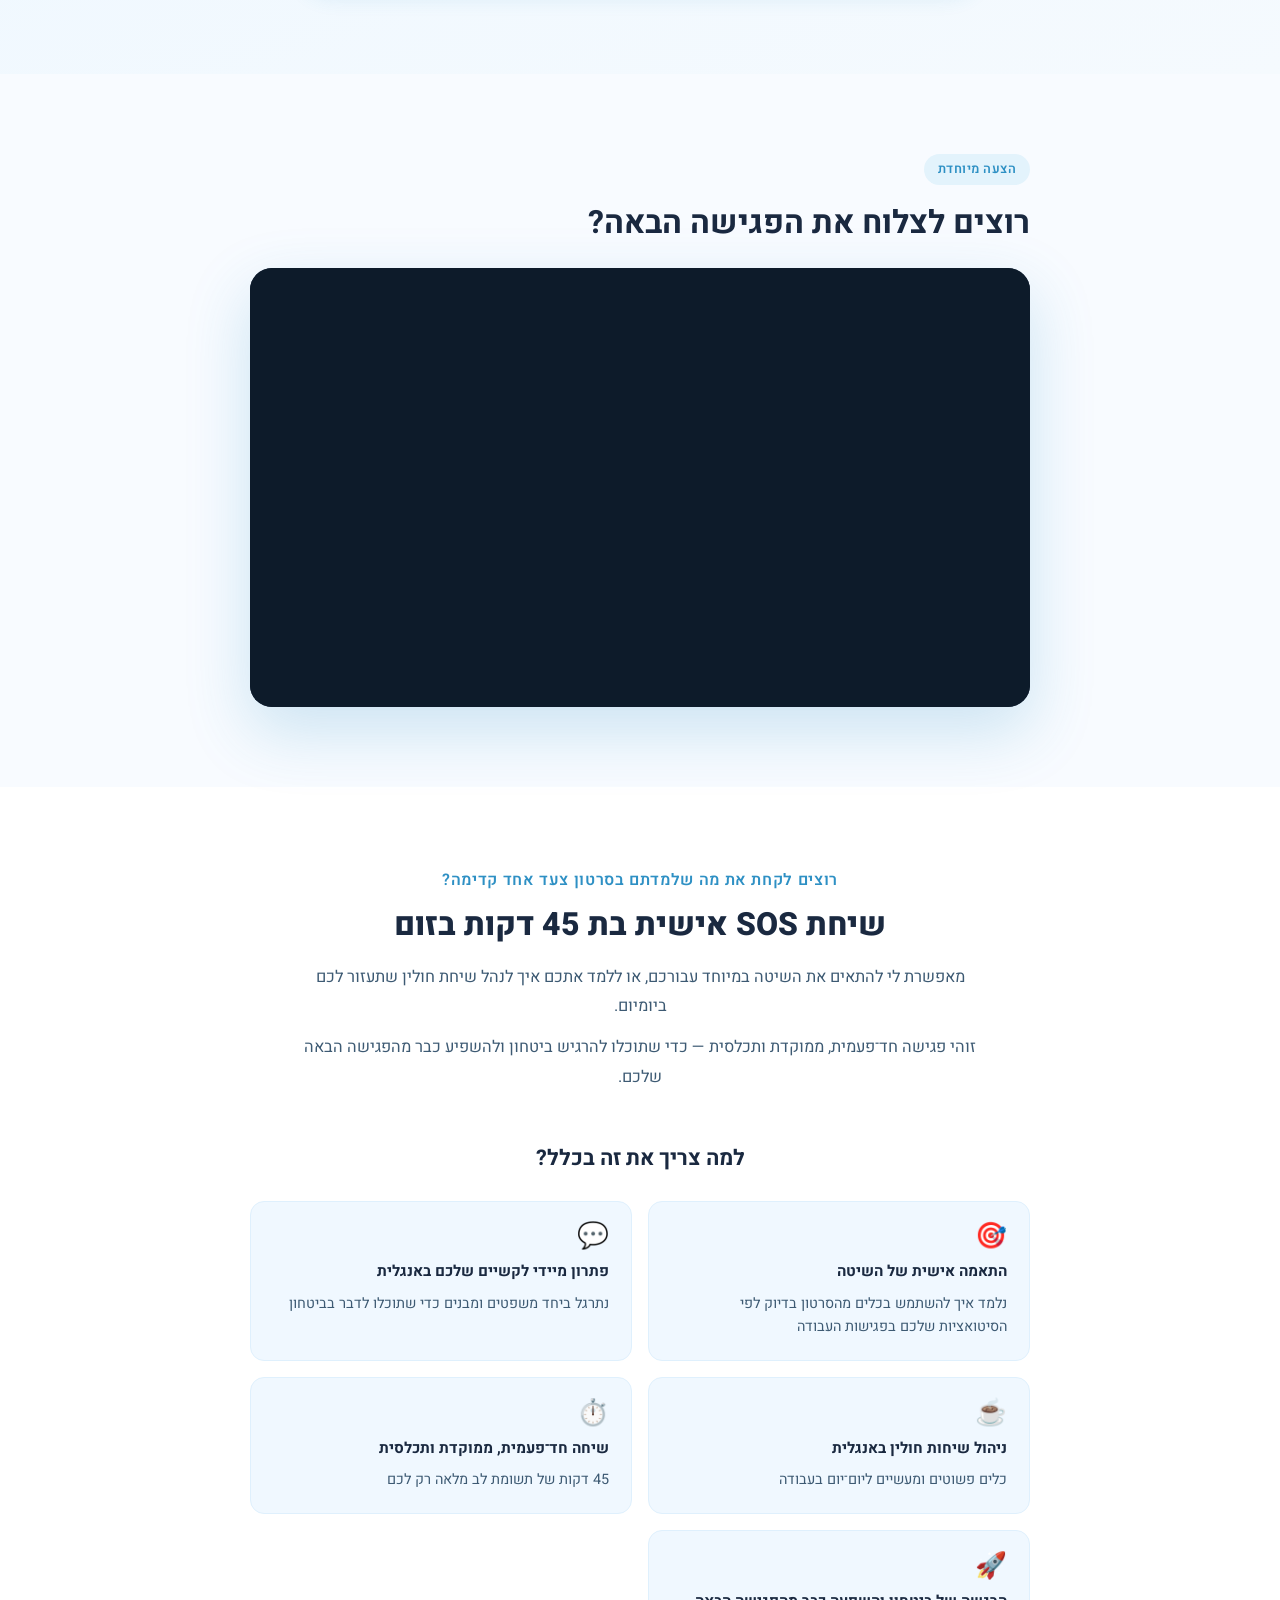
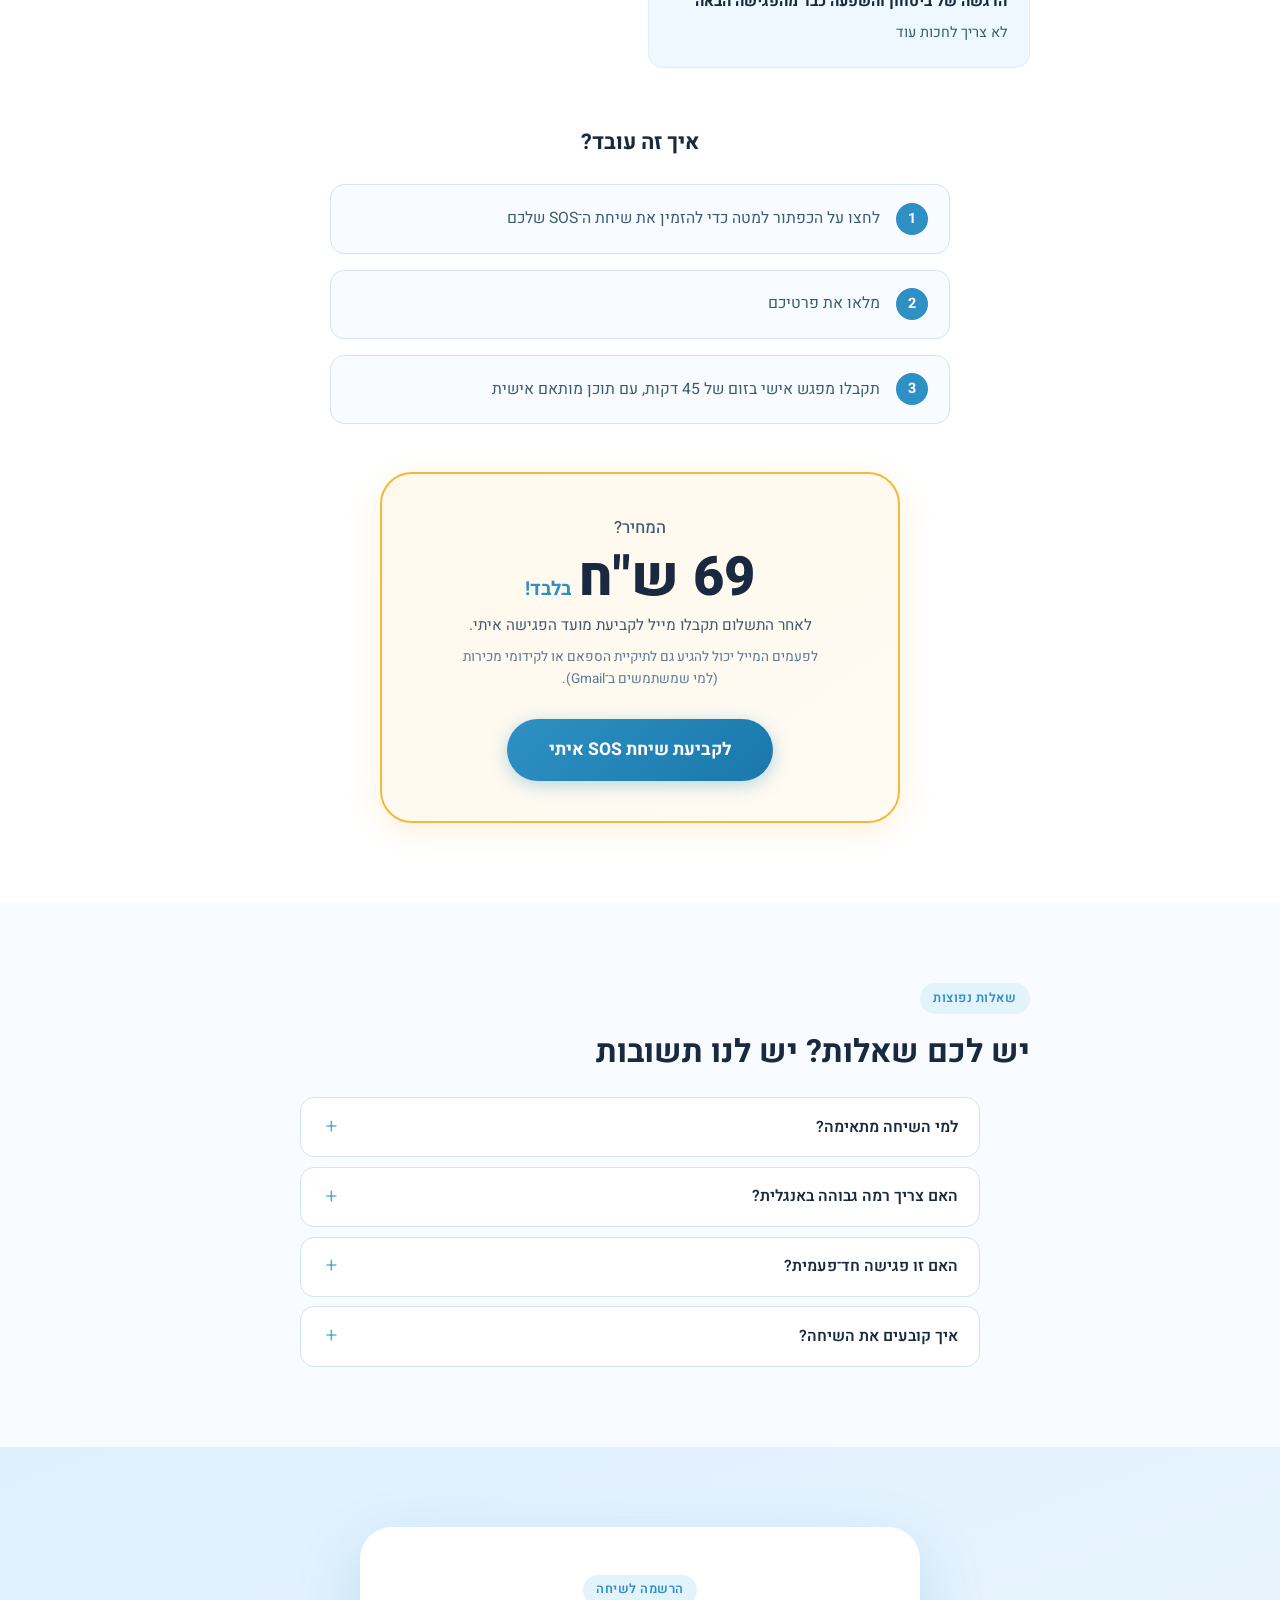
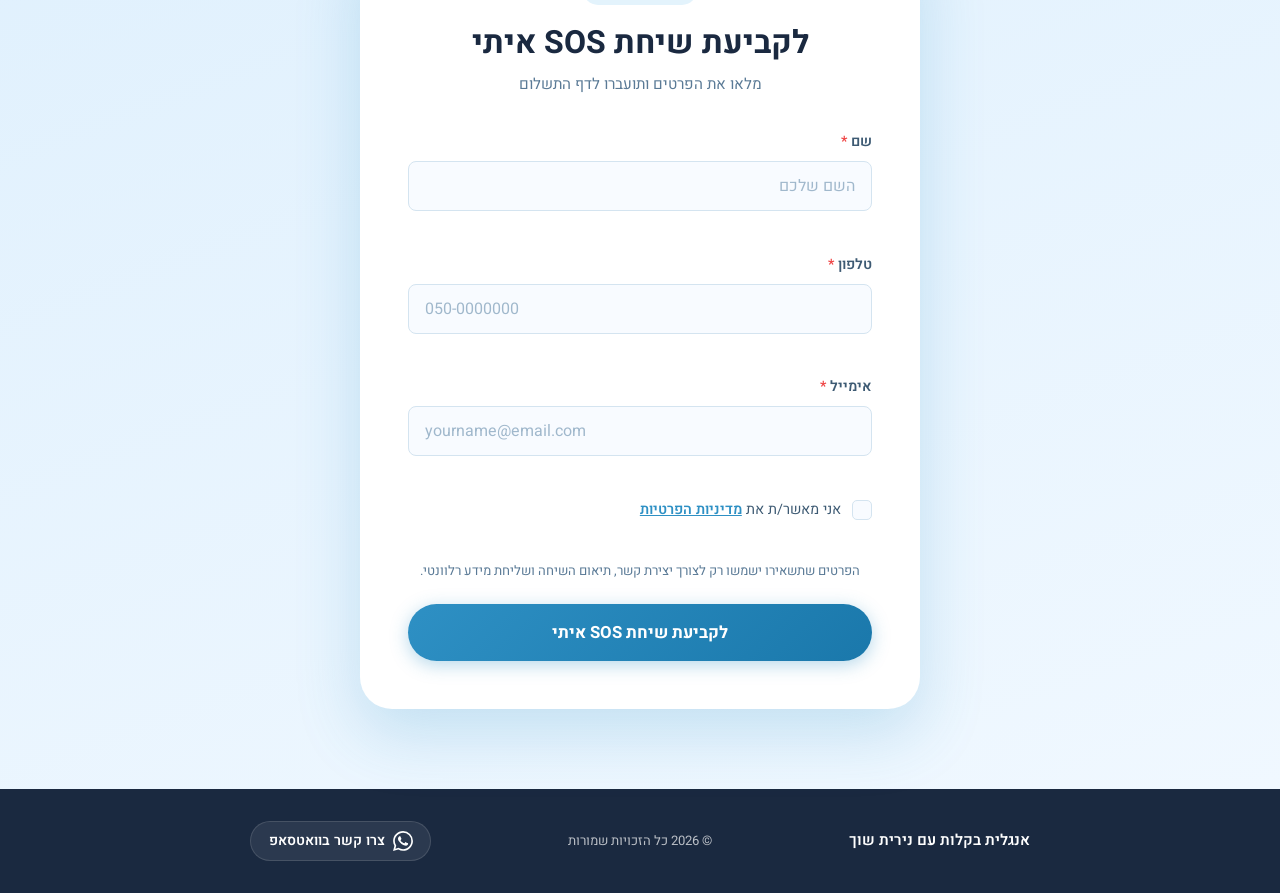
<file: vsl-free/index.html>
<!DOCTYPE html>
<html lang="he" dir="rtl">
<head>
  <meta charset="UTF-8" />
  <meta name="viewport" content="width=device-width, initial-scale=1.0" />
  <title>הדרכה חינמית לאנגלית עם נוכחות | אנגלית בקלות עם נירית שוך</title>
  <meta name="description" content="צפו בהדרכה החינמית שלכם לאנגלית עם נוכחות, וגלו איך שיחת SOS אישית בת 45 דקות יכולה לשנות את האנגלית שלכם בעבודה." />
  <meta name="robots" content="noindex, nofollow" />

  <!-- Open Graph -->
  <meta property="og:title" content="הדרכה חינמית לאנגלית עם נוכחות | אנגלית בקלות" />
  <meta property="og:description" content="צפו בהדרכה החינמית — ולמדו איך לדבר באנגלית בביטחון ולהשפיע בפגישות העבודה שלכם." />
  <meta property="og:type" content="website" />

  <link rel="stylesheet" href="styles.css" />
  <link rel="preconnect" href="https://fonts.googleapis.com" />
  <link rel="preconnect" href="https://fonts.gstatic.com" crossorigin />
  <link href="https://fonts.googleapis.com/css2?family=Heebo:wght@300;400;500;600;700;800&display=swap" rel="stylesheet" />

  <!-- UserWay Accessibility Widget -->
  <script src="https://cdn.userway.org/widget.js" data-account="bOnPaqcaXh"></script>
</head>
<body>

  <!-- ===================== HERO ===================== -->
  <header class="hero" role="banner">
    <div class="container hero__inner">
      <div class="brand-badge fade-in">
        <span class="brand-badge__name">אנגלית בקלות</span>
        <span class="brand-badge__sep">|</span>
        <span class="brand-badge__founder">נירית שוך</span>
      </div>
      <h1 class="hero__headline fade-in delay-1">
        איזה כיף שהורדת את ההדרכה החינמית לאנגלית עם נוכחות
      </h1>
      <p class="hero__sub fade-in delay-2">
        הסרטון מחכה לכם ממש כאן למטה. צפייה נעימה.
      </p>
      <a href="#free-video" class="hero__cta fade-in delay-3" aria-label="לצפייה בסרטון החינמי">
        לצפייה בסרטון ↓
      </a>
    </div>
    <div class="hero__wave" aria-hidden="true">
      <svg viewBox="0 0 1440 80" preserveAspectRatio="none" xmlns="http://www.w3.org/2000/svg">
        <path d="M0,40 C360,80 1080,0 1440,40 L1440,80 L0,80 Z" fill="#ffffff"/>
      </svg>
    </div>
  </header>

  <main id="main-content">

    <!-- ===================== FREE TRAINING VIDEO ===================== -->
    <section id="free-video" class="section section--video" aria-labelledby="free-video-title">
      <div class="container">
        <div class="section-tag reveal">הדרכה חינמית</div>
        <h2 id="free-video-title" class="section__title reveal">הסרטון שלכם מחכה כאן</h2>
        <div class="video-wrapper reveal">
          <div class="video-embed-container">
            <!-- PLACEHOLDER: Replace with your Vimeo embed code -->
            <iframe
              src="https://player.vimeo.com/video/1173953218?h=2f94de4445&color=4DA6D6&title=0&byline=0&portrait=0&badge=0"
              width="640"
              height="360"
              frameborder="0"
              allow="autoplay; fullscreen; picture-in-picture"
              allowfullscreen
              title="הדרכה חינמית לאנגלית עם נוכחות"
            ></iframe>
          </div>
        </div>
      </div>
    </section>

    <!-- ===================== TRANSITION ===================== -->
    <section class="section section--transition" aria-label="מעבר בין הסרטונים">
      <div class="container">
        <div class="transition-card reveal">
          <div class="transition-card__icon" aria-hidden="true">✨</div>
          <h2 class="transition-card__title">תודה שצפיתם בסרטון!</h2>
          <p class="transition-card__body">
            אני מקווה שהטכניקות והמשפטים שלמדתם כאן יעזרו לכם כבר בפגישה הבאה שלכם —
            ושתוכלו להתחיל לדבר באנגלית בביטחון ולהשפיע באמת.
          </p>
          <p class="transition-card__body">
            יישום קטן אחד בכל יום יכול לעשות הבדל גדול בקריירה שלכם וביכולת שלכם
            להיות מובילים בדיונים.
          </p>
        </div>
      </div>
    </section>

    <!-- ===================== SOS SALES VIDEO ===================== -->
    <section class="section section--sales-video" aria-labelledby="sos-video-title">
      <div class="container">
        <div class="section-tag reveal">הצעה מיוחדת</div>
        <h2 id="sos-video-title" class="section__title reveal">רוצים לצלוח את הפגישה הבאה?</h2>
        <div class="video-wrapper reveal">
          <div class="video-embed-container">
            <!-- PLACEHOLDER: Replace with your Vimeo embed code -->
            <iframe
              src="https://player.vimeo.com/video/1173954429?h=30de90c62f&color=4DA6D6&title=0&byline=0&portrait=0&badge=0"
              width="640"
              height="360"
              frameborder="0"
              allow="autoplay; fullscreen; picture-in-picture"
              allowfullscreen
              title="שיחת SOS אישית עם נירית שוך"
            ></iframe>
          </div>
        </div>
      </div>
    </section>

    <!-- ===================== SOS OFFER ===================== -->
    <section class="section section--offer" aria-labelledby="offer-title">
      <div class="container">

        <div class="offer-intro reveal">
          <p class="offer-intro__lead">רוצים לקחת את מה שלמדתם בסרטון צעד אחד קדימה?</p>
          <h2 id="offer-title" class="offer-intro__title">
            שיחת SOS אישית בת 45 דקות בזום
          </h2>
          <p class="offer-intro__body">
            מאפשרת לי להתאים את השיטה במיוחד עבורכם, או ללמד אתכם איך לנהל שיחת
            חולין שתעזור לכם ביומיום.
          </p>
          <p class="offer-intro__body">
            זוהי פגישה חד־פעמית, ממוקדת ותכלסית — כדי שתוכלו להרגיש ביטחון ולהשפיע
            כבר מהפגישה הבאה שלכם.
          </p>
        </div>

        <!-- WHY YOU NEED THIS -->
        <div class="offer-why reveal">
          <h3 class="offer-why__title">למה צריך את זה בכלל?</h3>
          <div class="benefits-grid">

            <article class="benefit-card">
              <div class="benefit-card__icon" aria-hidden="true">🎯</div>
              <h4 class="benefit-card__title">התאמה אישית של השיטה</h4>
              <p class="benefit-card__body">נלמד איך להשתמש בכלים מהסרטון בדיוק לפי הסיטואציות שלכם בפגישות העבודה</p>
            </article>

            <article class="benefit-card">
              <div class="benefit-card__icon" aria-hidden="true">💬</div>
              <h4 class="benefit-card__title">פתרון מיידי לקשיים שלכם באנגלית</h4>
              <p class="benefit-card__body">נתרגל ביחד משפטים ומבנים כדי שתוכלו לדבר בביטחון</p>
            </article>

            <article class="benefit-card">
              <div class="benefit-card__icon" aria-hidden="true">☕</div>
              <h4 class="benefit-card__title">ניהול שיחות חולין באנגלית</h4>
              <p class="benefit-card__body">כלים פשוטים ומעשיים ליום־יום בעבודה</p>
            </article>

            <article class="benefit-card">
              <div class="benefit-card__icon" aria-hidden="true">⏱️</div>
              <h4 class="benefit-card__title">שיחה חד־פעמית, ממוקדת ותכלסית</h4>
              <p class="benefit-card__body">45 דקות של תשומת לב מלאה רק לכם</p>
            </article>

            <article class="benefit-card">
              <div class="benefit-card__icon" aria-hidden="true">🚀</div>
              <h4 class="benefit-card__title">הרגשה של ביטחון והשפעה כבר מהפגישה הבאה</h4>
              <p class="benefit-card__body">לא צריך לחכות עוד</p>
            </article>

          </div>
        </div>

        <!-- HOW IT WORKS -->
        <div class="offer-how reveal">
          <h3 class="offer-how__title">איך זה עובד?</h3>
          <ol class="steps-list" role="list">
            <li class="steps-list__item">
              <span class="steps-list__num" aria-hidden="true">1</span>
              <p class="steps-list__text">לחצו על הכפתור למטה כדי להזמין את שיחת ה־SOS שלכם</p>
            </li>
            <li class="steps-list__item">
              <span class="steps-list__num" aria-hidden="true">2</span>
              <p class="steps-list__text">מלאו את פרטיכם</p>
            </li>
            <li class="steps-list__item">
              <span class="steps-list__num" aria-hidden="true">3</span>
              <p class="steps-list__text">תקבלו מפגש אישי בזום של 45 דקות, עם תוכן מותאם אישית</p>
            </li>
          </ol>
        </div>

        <!-- PRICING BLOCK -->
        <div class="pricing-block reveal" role="region" aria-label="מחיר שיחת SOS">
          <div class="pricing-block__inner">
            <p class="pricing-block__label">המחיר?</p>
            <div class="pricing-block__price">
              <span class="pricing-block__amount">69 ש"ח</span>
              <span class="pricing-block__suffix">בלבד!</span>
            </div>
            <p class="pricing-block__note">
              לאחר התשלום תקבלו מייל לקביעת מועד הפגישה איתי.
            </p>
            <p class="pricing-block__spam-note">
              לפעמים המייל יכול להגיע גם לתיקיית הספאם או לקידומי מכירות
              <span class="nowrap">(למי שמשתמשים ב־Gmail).</span>
            </p>
            <a href="#lead-form" class="btn btn--primary btn--lg">
              לקביעת שיחת SOS איתי
            </a>
          </div>
        </div>

      </div>
    </section>

    <!-- ===================== FAQ ===================== -->
    <section class="section section--faq" aria-labelledby="faq-title">
      <div class="container">
        <div class="section-tag reveal">שאלות נפוצות</div>
        <h2 id="faq-title" class="section__title reveal">יש לכם שאלות? יש לנו תשובות</h2>

        <div class="faq-list reveal" role="list">

          <div class="faq-item" role="listitem">
            <button
              class="faq-item__question"
              aria-expanded="false"
              aria-controls="faq-1"
            >
              <span>למי השיחה מתאימה?</span>
              <span class="faq-item__icon" aria-hidden="true"></span>
            </button>
            <div class="faq-item__answer" id="faq-1" hidden>
              <p>השיחה מתאימה למבוגרים שרוצים להרגיש יותר ביטחון באנגלית בפגישות עבודה, בשיחות יומיומיות, בפרזנטציות ובסיטואציות מקצועיות.</p>
            </div>
          </div>

          <div class="faq-item" role="listitem">
            <button
              class="faq-item__question"
              aria-expanded="false"
              aria-controls="faq-2"
            >
              <span>האם צריך רמה גבוהה באנגלית?</span>
              <span class="faq-item__icon" aria-hidden="true"></span>
            </button>
            <div class="faq-item__answer" id="faq-2" hidden>
              <p>לא. השיחה מתאימה גם למי שמרגישים שיש להם בסיס אבל מתקשים לדבר בביטחון ובשטף.</p>
            </div>
          </div>

          <div class="faq-item" role="listitem">
            <button
              class="faq-item__question"
              aria-expanded="false"
              aria-controls="faq-3"
            >
              <span>האם זו פגישה חד־פעמית?</span>
              <span class="faq-item__icon" aria-hidden="true"></span>
            </button>
            <div class="faq-item__answer" id="faq-3" hidden>
              <p>כן. זו פגישה אחת ממוקדת ומעשית, שנועדה לתת לכם כלים שתוכלו ליישם מיד.</p>
            </div>
          </div>

          <div class="faq-item" role="listitem">
            <button
              class="faq-item__question"
              aria-expanded="false"
              aria-controls="faq-4"
            >
              <span>איך קובעים את השיחה?</span>
              <span class="faq-item__icon" aria-hidden="true"></span>
            </button>
            <div class="faq-item__answer" id="faq-4" hidden>
              <p>אחרי התשלום תקבלו מייל עם כפתור שמוביל ישירות לוואטסאפ שלי כדי לקבוע מועד.</p>
            </div>
          </div>

        </div>
      </div>
    </section>

    <!-- ===================== LEAD FORM ===================== -->
    <section id="lead-form" class="section section--form" aria-labelledby="form-title">
      <div class="container">
        <div class="form-card reveal">

          <div class="section-tag">הרשמה לשיחה</div>
          <h2 id="form-title" class="section__title">לקביעת שיחת SOS איתי</h2>
          <p class="form-card__sub">מלאו את הפרטים ותועברו לדף התשלום</p>

          <form
            id="sos-form"
            class="sos-form"
            novalidate
            aria-label="טופס הרשמה לשיחת SOS"
          >
            <div class="form-field">
              <label class="form-field__label" for="name">
                שם <span class="required" aria-hidden="true">*</span>
              </label>
              <input
                class="form-field__input"
                type="text"
                id="name"
                name="name"
                autocomplete="name"
                required
                aria-required="true"
                aria-describedby="name-error"
                placeholder="השם שלכם"
              />
              <span class="form-field__error" id="name-error" role="alert" aria-live="polite"></span>
            </div>

            <div class="form-field">
              <label class="form-field__label" for="phone">
                טלפון <span class="required" aria-hidden="true">*</span>
              </label>
              <input
                class="form-field__input"
                type="tel"
                id="phone"
                name="phone"
                autocomplete="tel"
                required
                aria-required="true"
                aria-describedby="phone-error"
                placeholder="050-0000000"
                dir="ltr"
              />
              <span class="form-field__error" id="phone-error" role="alert" aria-live="polite"></span>
            </div>

            <div class="form-field">
              <label class="form-field__label" for="email">
                אימייל <span class="required" aria-hidden="true">*</span>
              </label>
              <input
                class="form-field__input"
                type="email"
                id="email"
                name="email"
                autocomplete="email"
                required
                aria-required="true"
                aria-describedby="email-error"
                placeholder="yourname@email.com"
                dir="ltr"
              />
              <span class="form-field__error" id="email-error" role="alert" aria-live="polite"></span>
            </div>

            <div class="form-field form-field--checkbox">
              <label class="checkbox-label">
                <input
                  class="checkbox-label__input"
                  type="checkbox"
                  id="privacy"
                  name="privacy"
                  required
                  aria-required="true"
                  aria-describedby="privacy-error"
                />
                <span class="checkbox-label__box" aria-hidden="true"></span>
                <span class="checkbox-label__text">אני מאשר/ת את <button type="button" class="inline-link" aria-label="מדיניות הפרטיות">מדיניות הפרטיות</button></span>
              </label>
              <span class="form-field__error" id="privacy-error" role="alert" aria-live="polite"></span>
            </div>

            <p class="form-privacy-note">
              הפרטים שתשאירו ישמשו רק לצורך יצירת קשר, תיאום השיחה ושליחת מידע רלוונטי.
            </p>

            <button type="submit" class="btn btn--primary btn--full" id="submit-btn">
              <span class="btn__text">לקביעת שיחת SOS איתי</span>
              <span class="btn__loader" aria-hidden="true"></span>
            </button>
          </form>

          <!-- SUCCESS STATE -->
          <div class="form-success" id="form-success" hidden role="status" aria-live="polite">
            <div class="form-success__icon" aria-hidden="true">✅</div>
            <h3 class="form-success__title">מעולה! מעבירים אתכם לדף התשלום...</h3>
            <p class="form-success__body">תוך רגע תועברו לסיום ההרשמה.</p>
          </div>

        </div>
      </div>
    </section>

  </main>

  <!-- ===================== FOOTER ===================== -->
  <footer class="footer" role="contentinfo">
    <div class="container footer__inner">
      <p class="footer__brand">אנגלית בקלות עם נירית שוך</p>
      <p class="footer__copy">
        &copy; <span id="footer-year"></span> כל הזכויות שמורות
      </p>
      <a
        class="footer__whatsapp"
        href="https://wa.me/WHATSAPP_NUMBER"
        target="_blank"
        rel="noopener noreferrer"
        aria-label="צרו קשר בוואטסאפ עם נירית שוך"
      >
        <svg class="footer__wa-icon" width="20" height="20" viewBox="0 0 24 24" fill="currentColor" aria-hidden="true" xmlns="http://www.w3.org/2000/svg">
          <path d="M17.472 14.382c-.297-.149-1.758-.867-2.03-.967-.273-.099-.471-.148-.67.15-.197.297-.767.966-.94 1.164-.173.199-.347.223-.644.075-.297-.15-1.255-.463-2.39-1.475-.883-.788-1.48-1.761-1.653-2.059-.173-.297-.018-.458.13-.606.134-.133.298-.347.446-.52.149-.174.198-.298.298-.497.099-.198.05-.371-.025-.52-.075-.149-.669-1.612-.916-2.207-.242-.579-.487-.5-.669-.51-.173-.008-.371-.01-.57-.01-.198 0-.52.074-.792.372-.272.297-1.04 1.016-1.04 2.479 0 1.462 1.065 2.875 1.213 3.074.149.198 2.096 3.2 5.077 4.487.709.306 1.262.489 1.694.625.712.227 1.36.195 1.871.118.571-.085 1.758-.719 2.006-1.413.248-.694.248-1.289.173-1.413-.074-.124-.272-.198-.57-.347m-5.421 7.403h-.004a9.87 9.87 0 01-5.031-1.378l-.361-.214-3.741.982.998-3.648-.235-.374a9.86 9.86 0 01-1.51-5.26c.001-5.45 4.436-9.884 9.888-9.884 2.64 0 5.122 1.03 6.988 2.898a9.825 9.825 0 012.893 6.994c-.003 5.45-4.437 9.884-9.885 9.884m8.413-18.297A11.815 11.815 0 0012.05 0C5.495 0 .16 5.335.157 11.892c0 2.096.547 4.142 1.588 5.945L.057 24l6.305-1.654a11.882 11.882 0 005.683 1.448h.005c6.554 0 11.89-5.335 11.893-11.893a11.821 11.821 0 00-3.48-8.413z"/>
        </svg>
        <span>צרו קשר בוואטסאפ</span>
      </a>
    </div>
  </footer>

  <script src="script.js"></script>
</body>
</html>
</file>
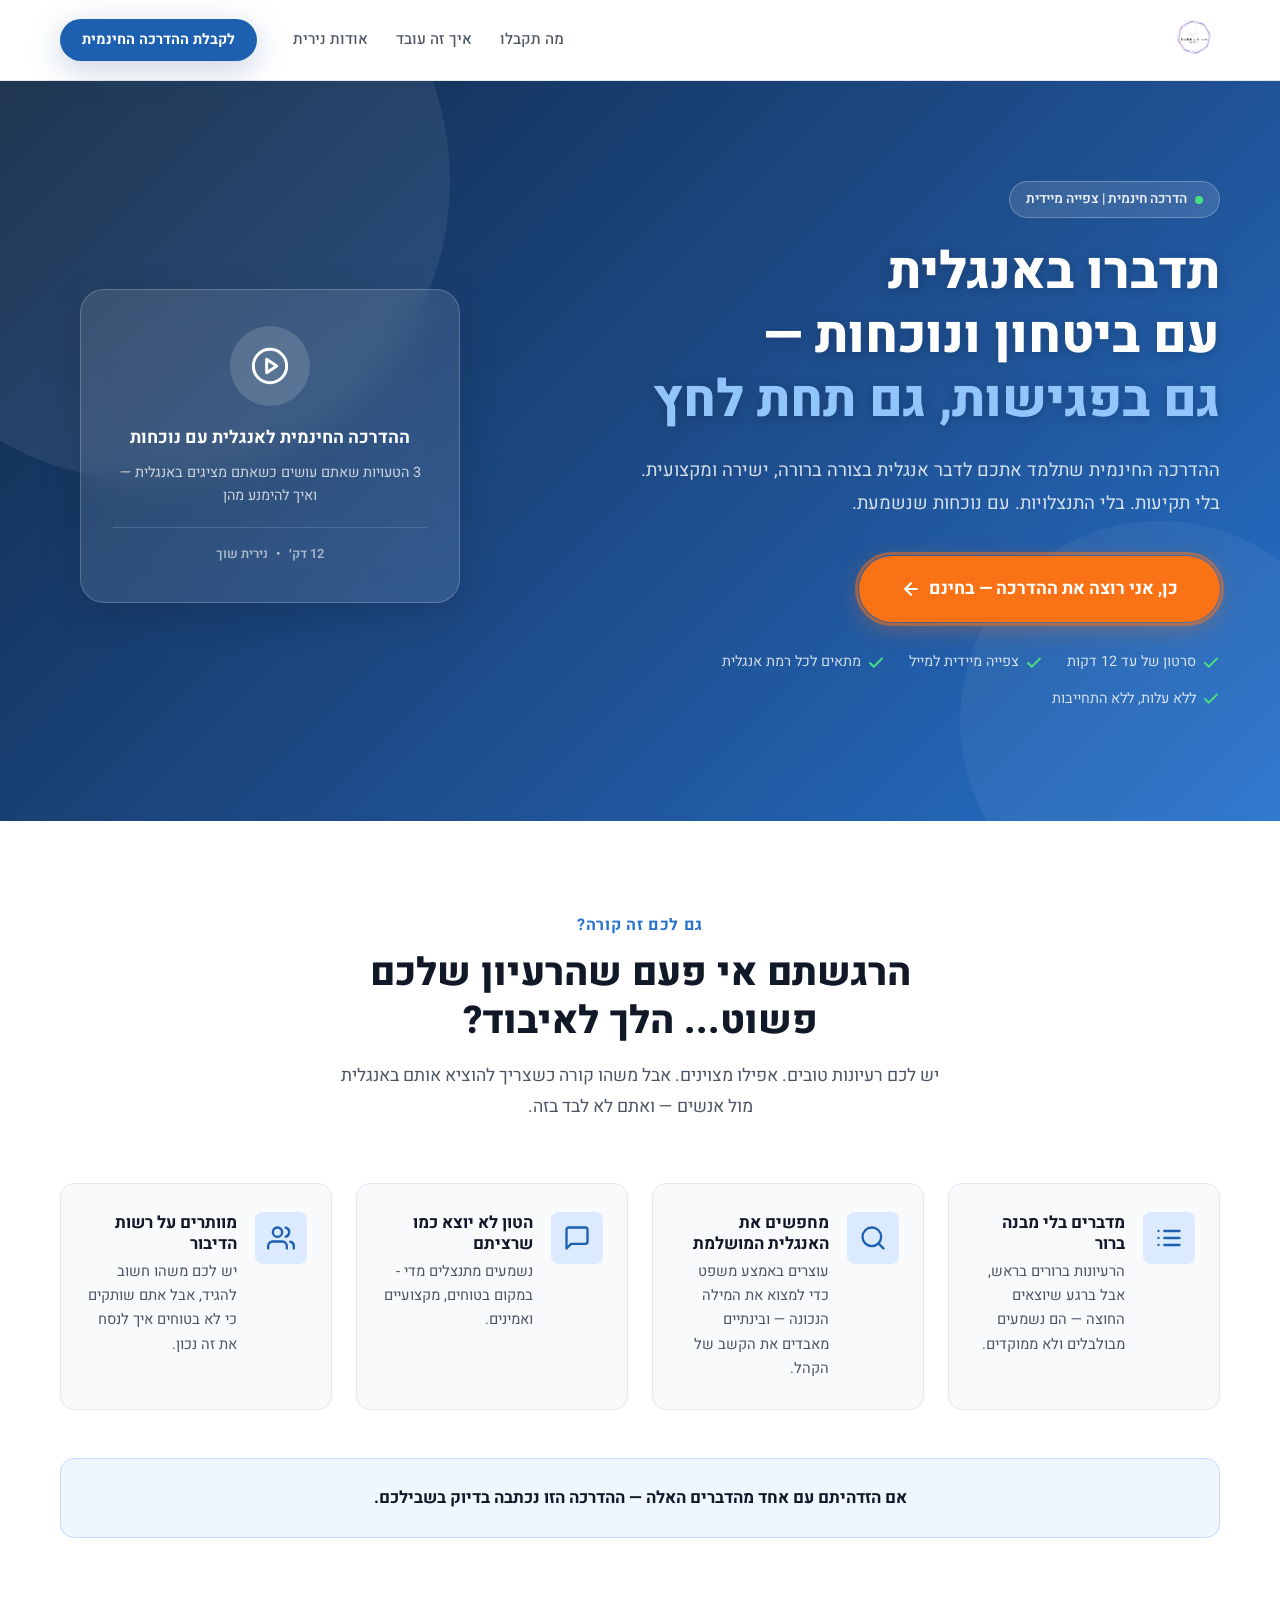
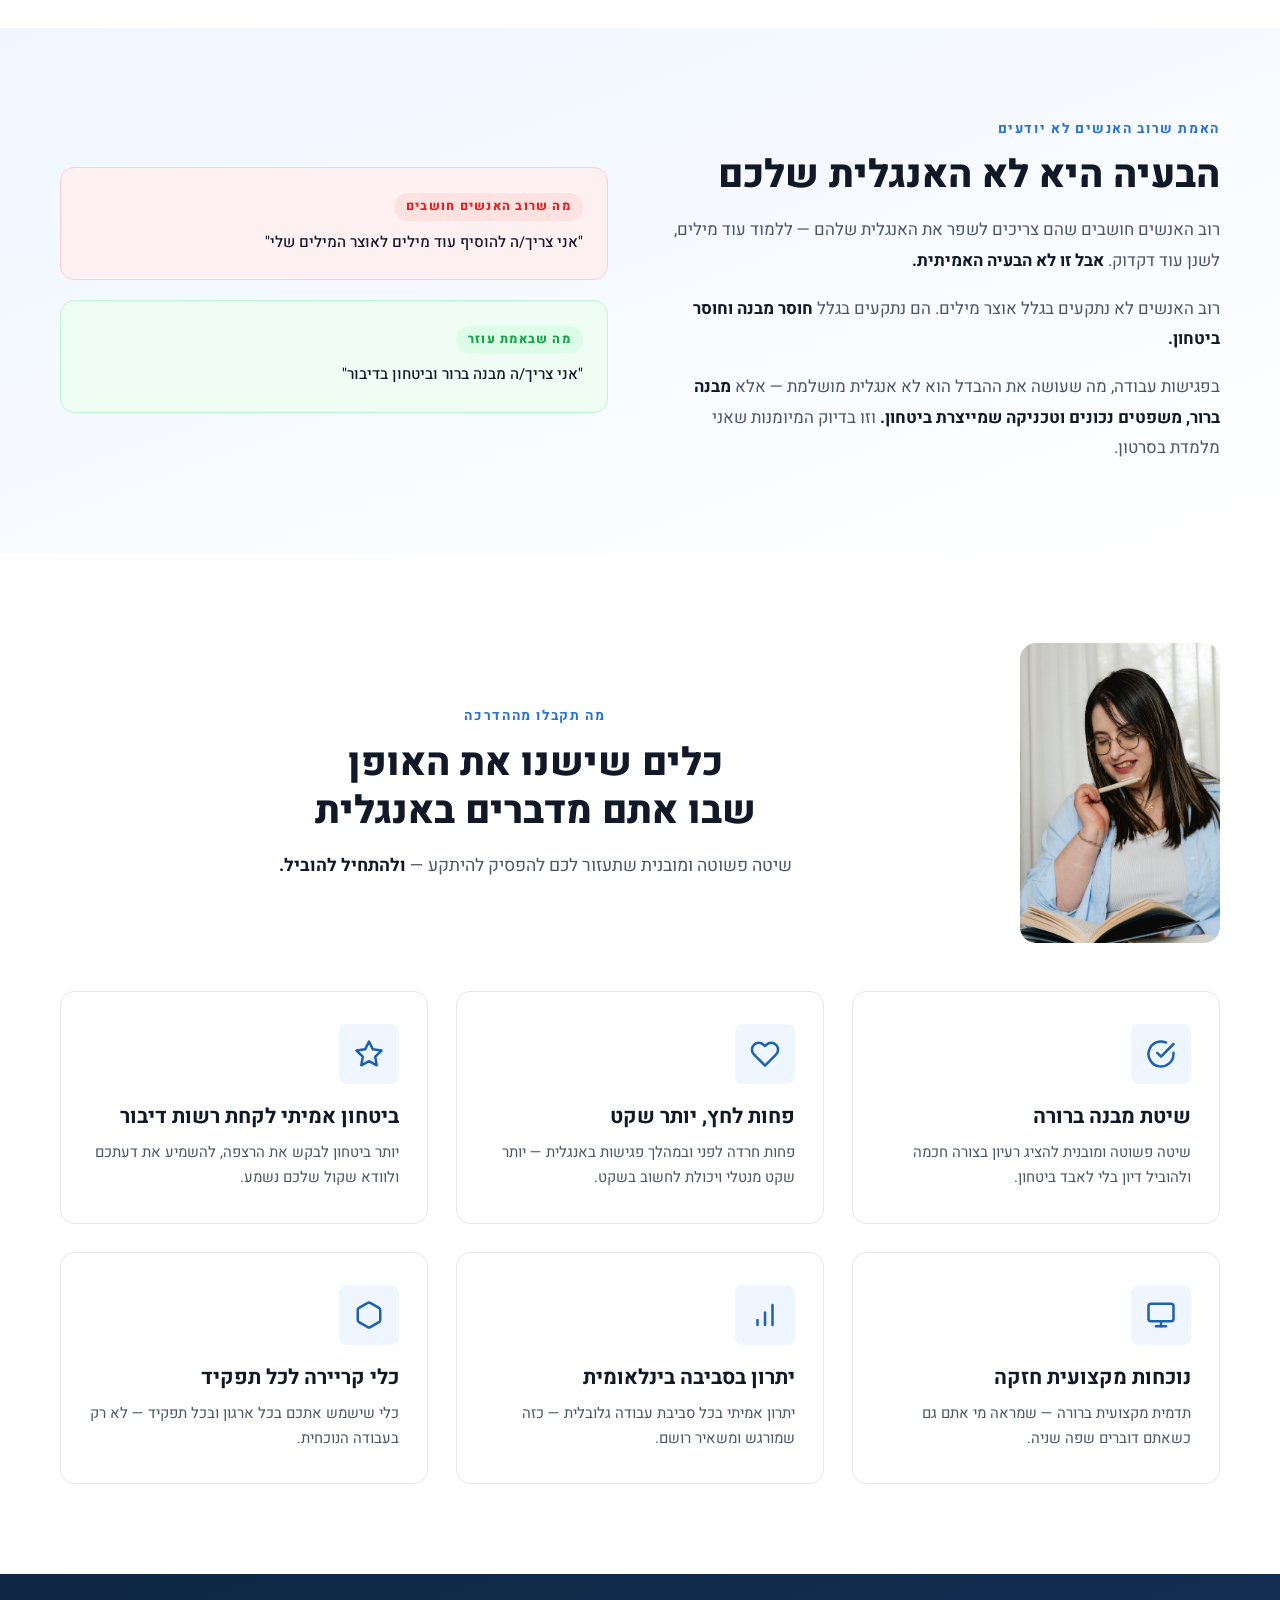
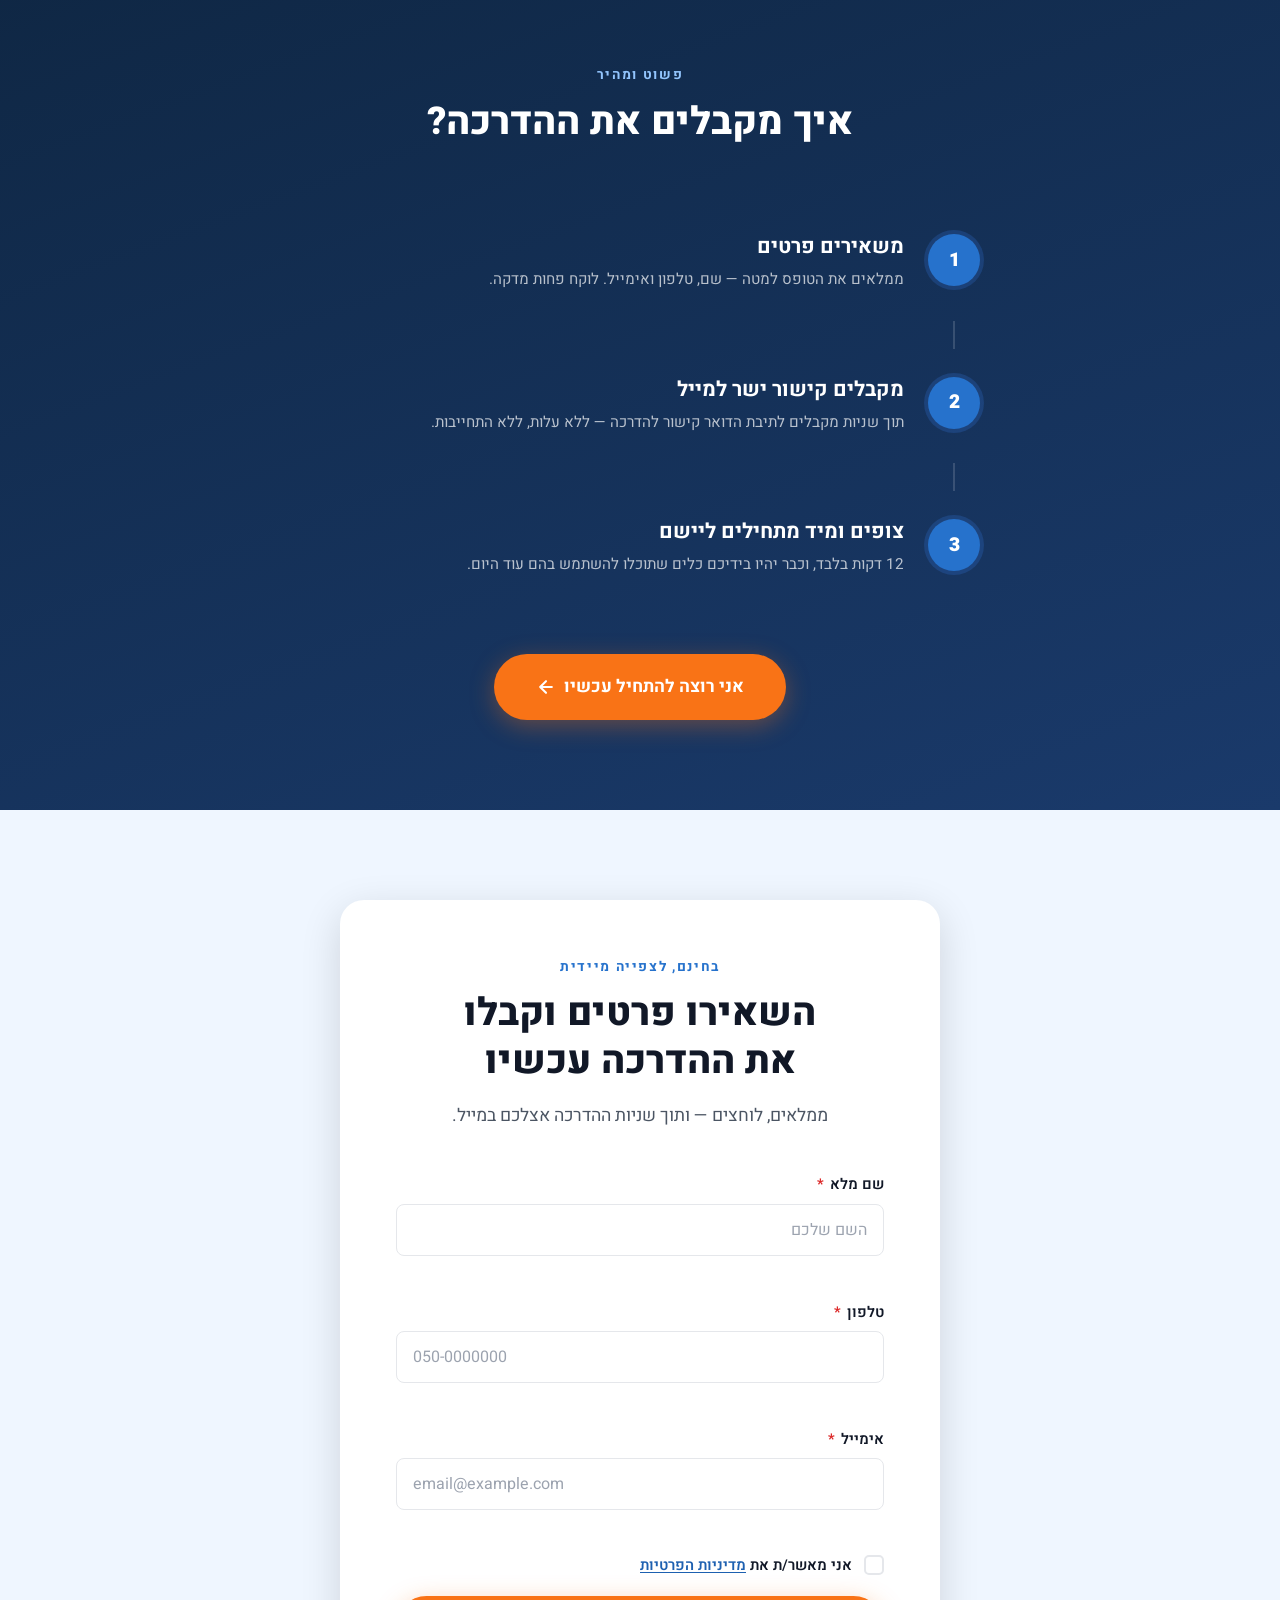
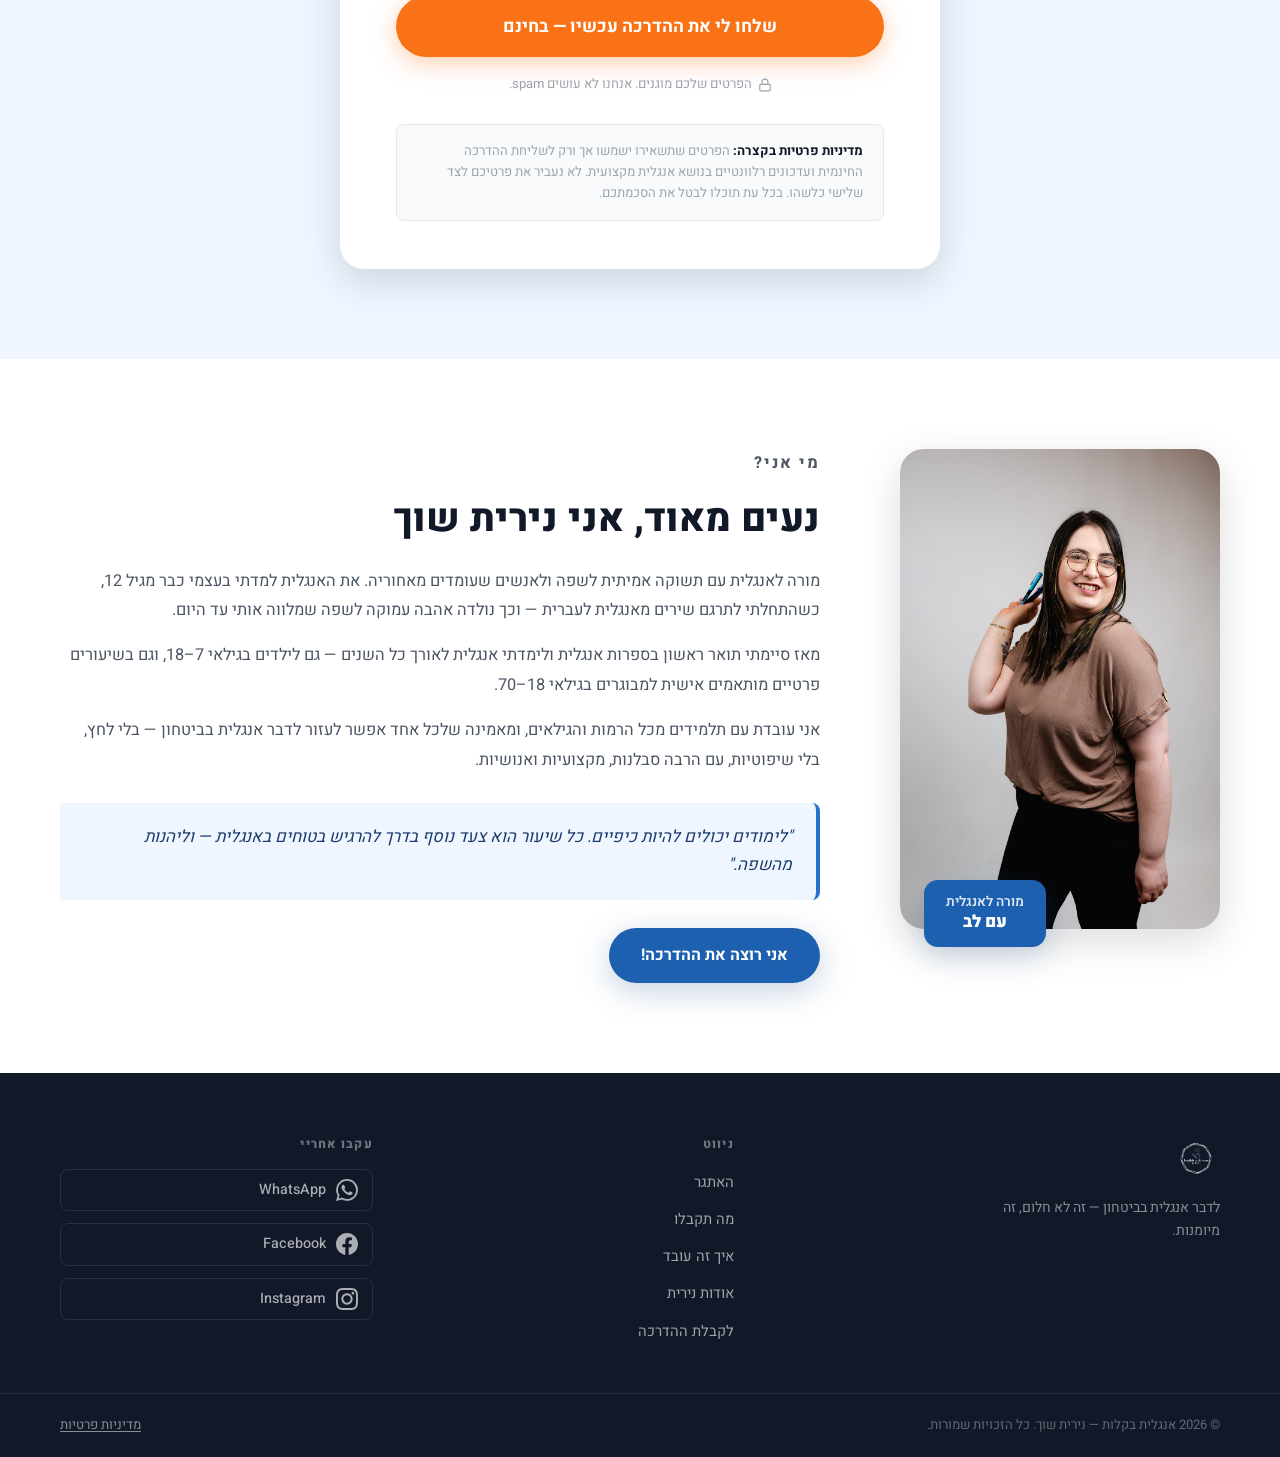
<file: vsl-sales/index.html>
<!DOCTYPE html>
<html lang="he" dir="rtl">
<head>
  <meta charset="UTF-8" />
  <meta name="viewport" content="width=device-width, initial-scale=1.0" />
  <meta name="robots" content="index, follow" />

  <!-- SEO -->
  <title>אנגלית בקלות | ההדרכה החינמית לדיבור אנגלית עם ביטחון ונוכחות</title>
  <meta name="description" content="רוצים לדבר אנגלית בביטחון בפגישות עבודה? קבלו את ההדרכה החינמית של נירית שוך — 3 הטעויות שאתם עושים ואיך להימנע מהן. צפייה מיידית, בחינם." />
  <meta name="keywords" content="אנגלית, לימוד אנגלית, אנגלית עסקית, ביטחון בדיבור אנגלית, פגישות עבודה באנגלית, הדרכה חינמית" />
  <meta name="author" content="נירית שוך" />

  <!-- Open Graph -->
  <meta property="og:type" content="website" />
  <meta property="og:title" content="אנגלית בקלות | ההדרכה החינמית לדיבור אנגלית עם ביטחון" />
  <meta property="og:description" content="סרטון חינמי של 12 דקות שיעזור לכם לדבר אנגלית בביטחון בפגישות — בלי תקיעות, בלי התנצלויות." />
  <meta property="og:locale" content="he_IL" />
  <!-- PLACEHOLDER: <meta property="og:image" content="og-image.jpg" /> -->
  <!-- PLACEHOLDER: <meta property="og:url" content="https://www.YOUR-DOMAIN.co.il" /> -->

  <!-- Google Fonts — Heebo (Hebrew optimised) -->
  <link rel="preconnect" href="https://fonts.googleapis.com" />
  <link rel="preconnect" href="https://fonts.gstatic.com" crossorigin />
  <link href="https://fonts.googleapis.com/css2?family=Heebo:wght@300;400;500;600;700;800;900&display=swap" rel="stylesheet" />

  <link rel="stylesheet" href="styles.css" />

  <!-- PLACEHOLDER: Replace with your favicon -->
  <!-- <link rel="icon" type="image/png" href="favicon.png" /> -->

  <!-- UserWay Accessibility Widget -->
  <script src="https://cdn.userway.org/widget.js" data-account="bOnPaqcaXh"></script>
</head>
<body>

  <!-- Skip to main content (accessibility) -->
  <a class="skip-link" href="#main-content">דלגו לתוכן הראשי</a>

  <!-- ============================
       NAVIGATION BAR
  ============================= -->
  <header class="site-header" role="banner">
    <div class="container header-inner">
      <a href="#" class="logo logo-img-wrap" aria-label="אנגלית בקלות — עמוד הבית">
        <img src="logo.png" alt="English with ease by Nirit — לוגו" class="logo-img" width="130" height="60" />
      </a>

      <nav class="header-nav" aria-label="ניווט ראשי">
        <a href="#benefits">מה תקבלו</a>
        <a href="#how-it-works">איך זה עובד</a>
        <a href="#about">אודות נירית</a>
      </nav>

      <a href="#lead-form" class="btn btn-primary btn-sm header-cta">לקבלת ההדרכה החינמית</a>

      <button class="mobile-menu-toggle" aria-label="פתיחת תפריט" aria-expanded="false" aria-controls="mobile-nav">
        <span></span><span></span><span></span>
      </button>
    </div>

    <!-- Mobile dropdown nav -->
    <nav id="mobile-nav" class="mobile-nav" aria-label="תפריט נייד" hidden>
      <a href="#benefits">מה תקבלו</a>
      <a href="#how-it-works">איך זה עובד</a>
      <a href="#about">אודות נירית</a>
      <a href="#lead-form" class="btn btn-primary">לקבלת ההדרכה החינמית</a>
    </nav>
  </header>

  <main id="main-content">

    <!-- ============================
         HERO SECTION
    ============================= -->
    <section id="hero" class="hero" aria-labelledby="hero-heading">
      <div class="hero-bg-shapes" aria-hidden="true">
        <div class="shape shape-1"></div>
        <div class="shape shape-2"></div>
      </div>
      <div class="container hero-inner">
        <div class="hero-content fade-in">
          <div class="hero-badge">
            <span class="badge-dot" aria-hidden="true"></span>
            הדרכה חינמית | צפייה מיידית
          </div>

          <h1 id="hero-heading" class="hero-title">
            תדברו באנגלית<br />עם ביטחון ונוכחות —<br />
            <span class="text-accent">גם בפגישות, גם תחת לחץ</span>
          </h1>

          <p class="hero-sub">
            ההדרכה החינמית שתלמד אתכם לדבר אנגלית בצורה ברורה, ישירה ומקצועית.<br />
            בלי תקיעות. בלי התנצלויות. עם נוכחות שנשמעת.
          </p>

          <a href="#lead-form" class="btn btn-cta btn-lg pulse-ring">
            כן, אני רוצה את ההדרכה — בחינם
            <svg aria-hidden="true" xmlns="http://www.w3.org/2000/svg" width="20" height="20" viewBox="0 0 24 24" fill="none" stroke="currentColor" stroke-width="2.5" stroke-linecap="round" stroke-linejoin="round"><path d="M19 12H5M12 5l-7 7 7 7"/></svg>
          </a>

          <ul class="hero-trust" aria-label="פרטי ההדרכה">
            <li>
              <svg aria-hidden="true" xmlns="http://www.w3.org/2000/svg" width="18" height="18" viewBox="0 0 24 24" fill="none" stroke="currentColor" stroke-width="2.5" stroke-linecap="round" stroke-linejoin="round"><polyline points="20 6 9 17 4 12"></polyline></svg>
              סרטון של עד 12 דקות
            </li>
            <li>
              <svg aria-hidden="true" xmlns="http://www.w3.org/2000/svg" width="18" height="18" viewBox="0 0 24 24" fill="none" stroke="currentColor" stroke-width="2.5" stroke-linecap="round" stroke-linejoin="round"><polyline points="20 6 9 17 4 12"></polyline></svg>
              צפייה מיידית למייל
            </li>
            <li>
              <svg aria-hidden="true" xmlns="http://www.w3.org/2000/svg" width="18" height="18" viewBox="0 0 24 24" fill="none" stroke="currentColor" stroke-width="2.5" stroke-linecap="round" stroke-linejoin="round"><polyline points="20 6 9 17 4 12"></polyline></svg>
              מתאים לכל רמת אנגלית
            </li>
            <li>
              <svg aria-hidden="true" xmlns="http://www.w3.org/2000/svg" width="18" height="18" viewBox="0 0 24 24" fill="none" stroke="currentColor" stroke-width="2.5" stroke-linecap="round" stroke-linejoin="round"><polyline points="20 6 9 17 4 12"></polyline></svg>
              ללא עלות, ללא התחייבות
            </li>
          </ul>
        </div>

        <div class="hero-visual fade-in fade-in-delay" aria-hidden="true">
          <div class="hero-card">
            <div class="hero-card-icon">
              <svg xmlns="http://www.w3.org/2000/svg" width="40" height="40" viewBox="0 0 24 24" fill="none" stroke="currentColor" stroke-width="1.8" stroke-linecap="round" stroke-linejoin="round"><circle cx="12" cy="12" r="10"></circle><polygon points="10 8 16 12 10 16 10 8"></polygon></svg>
            </div>
            <p class="hero-card-title">ההדרכה החינמית לאנגלית עם נוכחות</p>
            <p class="hero-card-sub">3 הטעויות שאתם עושים כשאתם מציגים באנגלית — ואיך להימנע מהן</p>
            <div class="hero-card-meta">
              <span>12 דק׳</span>
              <span>•</span>
              <span>נירית שוך</span>
            </div>
          </div>
        </div>
      </div>
    </section>

    <!-- ============================
         PROBLEM / PAIN POINTS
    ============================= -->
    <section id="problem" class="section problem-section" aria-labelledby="problem-heading">
      <div class="container">
        <div class="section-header fade-in">
          <p class="section-eyebrow">גם לכם זה קורה?</p>
          <h2 id="problem-heading" class="section-title">הרגשתם אי פעם שהרעיון שלכם<br />פשוט... הלך לאיבוד?</h2>
          <p class="section-sub">
            יש לכם רעיונות טובים. אפילו מצוינים. אבל משהו קורה כשצריך להוציא אותם באנגלית מול אנשים —
            ואתם לא לבד בזה.
          </p>
        </div>

        <ul class="pain-list" aria-label="נקודות כאב נפוצות">
          <li class="pain-card fade-in">
            <div class="pain-icon" aria-hidden="true">
              <svg xmlns="http://www.w3.org/2000/svg" width="28" height="28" viewBox="0 0 24 24" fill="none" stroke="currentColor" stroke-width="2" stroke-linecap="round" stroke-linejoin="round"><line x1="8" y1="6" x2="21" y2="6"></line><line x1="8" y1="12" x2="21" y2="12"></line><line x1="8" y1="18" x2="21" y2="18"></line><line x1="3" y1="6" x2="3.01" y2="6"></line><line x1="3" y1="12" x2="3.01" y2="12"></line><line x1="3" y1="18" x2="3.01" y2="18"></line></svg>
            </div>
            <div>
              <h3>מדברים בלי מבנה ברור</h3>
              <p>הרעיונות ברורים בראש, אבל ברגע שיוצאים החוצה — הם נשמעים מבולבלים ולא ממוקדים.</p>
            </div>
          </li>
          <li class="pain-card fade-in">
            <div class="pain-icon" aria-hidden="true">
              <svg xmlns="http://www.w3.org/2000/svg" width="28" height="28" viewBox="0 0 24 24" fill="none" stroke="currentColor" stroke-width="2" stroke-linecap="round" stroke-linejoin="round"><circle cx="11" cy="11" r="8"></circle><line x1="21" y1="21" x2="16.65" y2="16.65"></line></svg>
            </div>
            <div>
              <h3>מחפשים את האנגלית המושלמת</h3>
              <p>עוצרים באמצע משפט כדי למצוא את המילה הנכונה — ובינתיים מאבדים את הקשב של הקהל.</p>
            </div>
          </li>
          <li class="pain-card fade-in">
            <div class="pain-icon" aria-hidden="true">
              <svg xmlns="http://www.w3.org/2000/svg" width="28" height="28" viewBox="0 0 24 24" fill="none" stroke="currentColor" stroke-width="2" stroke-linecap="round" stroke-linejoin="round"><path d="M21 15a2 2 0 0 1-2 2H7l-4 4V5a2 2 0 0 1 2-2h14a2 2 0 0 1 2 2z"></path></svg>
            </div>
            <div>
              <h3>הטון לא יוצא כמו שרציתם</h3>
              <p>נשמעים מתנצלים מדי - במקום בטוחים, מקצועיים ואמינים.</p>
            </div>
          </li>
          <li class="pain-card fade-in">
            <div class="pain-icon" aria-hidden="true">
              <svg xmlns="http://www.w3.org/2000/svg" width="28" height="28" viewBox="0 0 24 24" fill="none" stroke="currentColor" stroke-width="2" stroke-linecap="round" stroke-linejoin="round"><path d="M17 21v-2a4 4 0 0 0-4-4H5a4 4 0 0 0-4 4v2"></path><circle cx="9" cy="7" r="4"></circle><path d="M23 21v-2a4 4 0 0 0-3-3.87"></path><path d="M16 3.13a4 4 0 0 1 0 7.75"></path></svg>
            </div>
            <div>
              <h3>מוותרים על רשות הדיבור</h3>
              <p>יש לכם משהו חשוב להגיד, אבל אתם שותקים כי לא בטוחים איך לנסח את זה נכון.</p>
            </div>
          </li>
        </ul>

        <div class="problem-conclusion fade-in">
          <p>
            <strong>אם הזדהיתם עם אחד מהדברים האלה — ההדרכה הזו נכתבה בדיוק בשבילכם.</strong>
          </p>
        </div>
      </div>
    </section>

    <!-- ============================
         WHY PEOPLE GET STUCK
    ============================= -->
    <section id="why-stuck" class="section why-stuck-section" aria-labelledby="why-heading">
      <div class="container">
        <div class="why-stuck-inner">
          <div class="why-stuck-content fade-in">
            <p class="section-eyebrow">האמת שרוב האנשים לא יודעים</p>
            <h2 id="why-heading" class="section-title">הבעיה היא לא האנגלית שלכם</h2>
            <p class="why-stuck-text">
              רוב האנשים חושבים שהם צריכים לשפר את האנגלית שלהם — ללמוד עוד מילים, לשנן עוד דקדוק.
              <strong>אבל זו לא הבעיה האמיתית.</strong>
            </p>
            <p class="why-stuck-text">
              רוב האנשים לא נתקעים בגלל אוצר מילים. הם נתקעים בגלל
              <strong>חוסר מבנה וחוסר ביטחון.</strong>
            </p>
            <p class="why-stuck-text">
              בפגישות עבודה, מה שעושה את ההבדל הוא לא אנגלית מושלמת — אלא
              <strong>מבנה ברור, משפטים נכונים וטכניקה שמייצרת ביטחון.</strong>
              וזו בדיוק המיומנות שאני מלמדת בסרטון.
            </p>
          </div>

          <div class="why-stuck-visual fade-in fade-in-delay" aria-hidden="true">
            <div class="myth-vs-reality">
              <div class="myth">
                <div class="mvr-label mvr-label--myth">מה שרוב האנשים חושבים</div>
                <p>"אני צריך/ה להוסיף עוד מילים לאוצר המילים שלי"</p>
              </div>
              <div class="mvr-arrow">←</div>
              <div class="reality">
                <div class="mvr-label mvr-label--reality">מה שבאמת עוזר</div>
                <p>"אני צריך/ה מבנה ברור וביטחון בדיבור"</p>
              </div>
            </div>
          </div>
        </div>
      </div>
    </section>

    <!-- ============================
         BENEFITS — WHAT YOU'LL GET
    ============================= -->
    <section id="benefits" class="section benefits-section" aria-labelledby="benefits-heading">
      <div class="container">
        <div class="section-header benefits-header fade-in">
          <div class="benefits-header__text">
            <p class="section-eyebrow">מה תקבלו מההדרכה</p>
            <h2 id="benefits-heading" class="section-title">כלים שישנו את האופן<br />שבו אתם מדברים באנגלית</h2>
            <p class="section-sub">שיטה פשוטה ומובנית שתעזור לכם להפסיק להיתקע — <strong>ולהתחיל להוביל.</strong></p>
          </div>
          <div class="benefits-header__image">
            <img src="DSC_6354.jpg" alt="נירית שוך — מורה לאנגלית" />
          </div>
        </div>

        <ul class="benefits-grid" aria-label="יתרונות ההדרכה">
          <li class="benefit-card fade-in">
            <div class="benefit-icon" aria-hidden="true">
              <svg xmlns="http://www.w3.org/2000/svg" width="30" height="30" viewBox="0 0 24 24" fill="none" stroke="currentColor" stroke-width="2" stroke-linecap="round" stroke-linejoin="round"><path d="M22 11.08V12a10 10 0 1 1-5.93-9.14"></path><polyline points="22 4 12 14.01 9 11.01"></polyline></svg>
            </div>
            <h3>שיטת מבנה ברורה</h3>
            <p>שיטה פשוטה ומובנית להציג רעיון בצורה חכמה ולהוביל דיון בלי לאבד ביטחון.</p>
          </li>
          <li class="benefit-card fade-in">
            <div class="benefit-icon" aria-hidden="true">
              <svg xmlns="http://www.w3.org/2000/svg" width="30" height="30" viewBox="0 0 24 24" fill="none" stroke="currentColor" stroke-width="2" stroke-linecap="round" stroke-linejoin="round"><path d="M20.84 4.61a5.5 5.5 0 0 0-7.78 0L12 5.67l-1.06-1.06a5.5 5.5 0 0 0-7.78 7.78l1.06 1.06L12 21.23l7.78-7.78 1.06-1.06a5.5 5.5 0 0 0 0-7.78z"></path></svg>
            </div>
            <h3>פחות לחץ, יותר שקט</h3>
            <p>פחות חרדה לפני ובמהלך פגישות באנגלית — יותר שקט מנטלי ויכולת לחשוב בשקט.</p>
          </li>
          <li class="benefit-card fade-in">
            <div class="benefit-icon" aria-hidden="true">
              <svg xmlns="http://www.w3.org/2000/svg" width="30" height="30" viewBox="0 0 24 24" fill="none" stroke="currentColor" stroke-width="2" stroke-linecap="round" stroke-linejoin="round"><polygon points="12 2 15.09 8.26 22 9.27 17 14.14 18.18 21.02 12 17.77 5.82 21.02 7 14.14 2 9.27 8.91 8.26 12 2"></polygon></svg>
            </div>
            <h3>ביטחון אמיתי לקחת רשות דיבור</h3>
            <p>יותר ביטחון לבקש את הרצפה, להשמיע את דעתכם ולוודא שקול שלכם נשמע.</p>
          </li>
          <li class="benefit-card fade-in">
            <div class="benefit-icon" aria-hidden="true">
              <svg xmlns="http://www.w3.org/2000/svg" width="30" height="30" viewBox="0 0 24 24" fill="none" stroke="currentColor" stroke-width="2" stroke-linecap="round" stroke-linejoin="round"><rect x="2" y="3" width="20" height="14" rx="2" ry="2"></rect><line x1="8" y1="21" x2="16" y2="21"></line><line x1="12" y1="17" x2="12" y2="21"></line></svg>
            </div>
            <h3>נוכחות מקצועית חזקה</h3>
            <p>תדמית מקצועית ברורה — שמראה מי אתם גם כשאתם דוברים שפה שניה.</p>
          </li>
          <li class="benefit-card fade-in">
            <div class="benefit-icon" aria-hidden="true">
              <svg xmlns="http://www.w3.org/2000/svg" width="30" height="30" viewBox="0 0 24 24" fill="none" stroke="currentColor" stroke-width="2" stroke-linecap="round" stroke-linejoin="round"><line x1="12" y1="20" x2="12" y2="10"></line><line x1="18" y1="20" x2="18" y2="4"></line><line x1="6" y1="20" x2="6" y2="16"></line></svg>
            </div>
            <h3>יתרון בסביבה בינלאומית</h3>
            <p>יתרון אמיתי בכל סביבת עבודה גלובלית — כזה שמורגש ומשאיר רושם.</p>
          </li>
          <li class="benefit-card fade-in">
            <div class="benefit-icon" aria-hidden="true">
              <svg xmlns="http://www.w3.org/2000/svg" width="30" height="30" viewBox="0 0 24 24" fill="none" stroke="currentColor" stroke-width="2" stroke-linecap="round" stroke-linejoin="round"><path d="M21 16V8a2 2 0 0 0-1-1.73l-7-4a2 2 0 0 0-2 0l-7 4A2 2 0 0 0 3 8v8a2 2 0 0 0 1 1.73l7 4a2 2 0 0 0 2 0l7-4A2 2 0 0 0 21 16z"></path></svg>
            </div>
            <h3>כלי קריירה לכל תפקיד</h3>
            <p>כלי שישמש אתכם בכל ארגון ובכל תפקיד — לא רק בעבודה הנוכחית.</p>
          </li>
        </ul>
      </div>
    </section>

    <!-- ============================
         HOW IT WORKS
    ============================= -->
    <section id="how-it-works" class="section how-it-works-section" aria-labelledby="how-heading">
      <div class="container">
        <div class="section-header fade-in">
          <p class="section-eyebrow">פשוט ומהיר</p>
          <h2 id="how-heading" class="section-title">איך מקבלים את ההדרכה?</h2>
        </div>

        <ol class="steps-list" aria-label="שלבי קבלת ההדרכה">
          <li class="step-item fade-in">
            <div class="step-number" aria-hidden="true">1</div>
            <div class="step-content">
              <h3>משאירים פרטים</h3>
              <p>ממלאים את הטופס למטה — שם, טלפון ואימייל. לוקח פחות מדקה.</p>
            </div>
          </li>
          <li class="step-connector" aria-hidden="true"></li>
          <li class="step-item fade-in">
            <div class="step-number" aria-hidden="true">2</div>
            <div class="step-content">
              <h3>מקבלים קישור ישר למייל</h3>
              <p>תוך שניות מקבלים לתיבת הדואר קישור להדרכה — ללא עלות, ללא התחייבות.</p>
            </div>
          </li>
          <li class="step-connector" aria-hidden="true"></li>
          <li class="step-item fade-in">
            <div class="step-number" aria-hidden="true">3</div>
            <div class="step-content">
              <h3>צופים ומיד מתחילים ליישם</h3>
              <p>12 דקות בלבד, וכבר יהיו בידיכם כלים שתוכלו להשתמש בהם עוד היום.</p>
            </div>
          </li>
        </ol>

        <div class="how-cta-wrap fade-in">
          <a href="#lead-form" class="btn btn-cta btn-lg">
            אני רוצה להתחיל עכשיו
            <svg aria-hidden="true" xmlns="http://www.w3.org/2000/svg" width="20" height="20" viewBox="0 0 24 24" fill="none" stroke="currentColor" stroke-width="2.5" stroke-linecap="round" stroke-linejoin="round"><path d="M19 12H5M12 5l-7 7 7 7"/></svg>
          </a>
        </div>
      </div>
    </section>

    <!-- ============================
         LEAD CAPTURE FORM
    ============================= -->
    <section id="lead-form" class="section form-section" aria-labelledby="form-heading">
      <div class="container">
        <div class="form-wrapper fade-in">
          <div class="form-header">
            <p class="section-eyebrow">בחינם, לצפייה מיידית</p>
            <h2 id="form-heading" class="section-title">השאירו פרטים וקבלו<br />את ההדרכה עכשיו</h2>
            <p class="section-sub">ממלאים, לוחצים — ותוך שניות ההדרכה אצלכם במייל.</p>
          </div>

          <!--
            INTEGRATION NOTE:
            Replace the `action` attribute with your form automation endpoint.
            Options:
              - Mailchimp: https://xxxxx.list-manage.com/subscribe/post?u=...&id=...
              - EmailOctopus: https://emailoctopus.com/lists/...
              - ConvertKit / Kit: https://app.convertkit.com/forms/...
              - Zapier Webhook: https://hooks.zapier.com/hooks/catch/...
              - Custom backend: https://your-domain.co.il/api/submit
            Set method="post" when connecting to a real service.
          -->
          <form
            id="contact-form"
            class="lead-form"
            action="#FORM_ACTION_URL"
            method="post"
            novalidate
            aria-label="טופס קבלת הדרכה חינמית"
          >
            <div class="form-group">
              <label for="field-name">שם מלא <span class="required-star" aria-hidden="true">*</span></label>
              <input
                type="text"
                id="field-name"
                name="name"
                autocomplete="name"
                placeholder="השם שלכם"
                required
                aria-required="true"
                aria-describedby="name-error"
              />
              <span class="field-error" id="name-error" role="alert" aria-live="polite"></span>
            </div>

            <div class="form-group">
              <label for="field-phone">טלפון <span class="required-star" aria-hidden="true">*</span></label>
              <input
                type="tel"
                id="field-phone"
                name="phone"
                autocomplete="tel"
                placeholder="050-0000000"
                required
                aria-required="true"
                aria-describedby="phone-error"
                dir="ltr"
              />
              <span class="field-error" id="phone-error" role="alert" aria-live="polite"></span>
            </div>

            <div class="form-group">
              <label for="field-email">אימייל <span class="required-star" aria-hidden="true">*</span></label>
              <input
                type="email"
                id="field-email"
                name="email"
                autocomplete="email"
                placeholder="email@example.com"
                required
                aria-required="true"
                aria-describedby="email-error"
                dir="ltr"
              />
              <span class="field-error" id="email-error" role="alert" aria-live="polite"></span>
            </div>

            <div class="form-group form-group--checkbox">
              <label class="checkbox-label">
                <input
                  type="checkbox"
                  id="privacy-check"
                  name="privacy"
                  required
                  aria-required="true"
                  aria-describedby="privacy-error"
                />
                <span class="checkbox-custom" aria-hidden="true"></span>
                <span>
                  אני מאשר/ת את
                  <a href="#privacy-note" class="link-inline">מדיניות הפרטיות</a>
                </span>
              </label>
              <span class="field-error" id="privacy-error" role="alert" aria-live="polite"></span>
            </div>

            <button type="submit" class="btn btn-cta btn-lg btn-full" id="submit-btn">
              <span class="btn-text">שלחו לי את ההדרכה עכשיו — בחינם</span>
              <span class="btn-loading" aria-hidden="true">שולח...</span>
            </button>

            <p class="form-disclaimer">
              <svg aria-hidden="true" xmlns="http://www.w3.org/2000/svg" width="14" height="14" viewBox="0 0 24 24" fill="none" stroke="currentColor" stroke-width="2" stroke-linecap="round" stroke-linejoin="round"><rect x="3" y="11" width="18" height="11" rx="2" ry="2"></rect><path d="M7 11V7a5 5 0 0 1 10 0v4"></path></svg>
              הפרטים שלכם מוגנים. אנחנו לא עושים spam.
            </p>
          </form>

          <!-- Success State -->
          <div id="form-success" class="form-success" hidden role="status" aria-live="polite">
            <div class="success-icon" aria-hidden="true">
              <svg xmlns="http://www.w3.org/2000/svg" width="56" height="56" viewBox="0 0 24 24" fill="none" stroke="currentColor" stroke-width="2" stroke-linecap="round" stroke-linejoin="round"><circle cx="12" cy="12" r="10"></circle><polyline points="16 8 11 13 8 10"></polyline></svg>
            </div>
            <h3>מעולה! ההדרכה בדרך אליכם 🎉</h3>
            <p>שלחנו לכם את הקישור לסרטון ישר לאימייל. בדקו את תיבת הדואר (ואם לא מצאתם — גם את תיקיית הספאם).</p>
            <p class="success-sub">אנחנו בטוחים שתצאו מהסרטון עם כלים שתוכלו להשתמש בהם כבר מחר בפגישה.</p>
          </div>

          <!-- Privacy note anchor -->
          <p id="privacy-note" class="privacy-note">
            <strong>מדיניות פרטיות בקצרה:</strong> הפרטים שתשאירו ישמשו אך ורק לשליחת ההדרכה החינמית ועדכונים רלוונטיים בנושא אנגלית מקצועית. לא נעביר את פרטיכם לצד שלישי כלשהו. בכל עת תוכלו לבטל את הסכמתכם.
          </p>
        </div>
      </div>
    </section>

    <!-- ============================
         ABOUT NIRIT
    ============================= -->
    <section id="about" class="section about-section" aria-labelledby="about-heading">
      <div class="container">
        <div class="about-inner">
          <div class="about-image-wrap fade-in" aria-label="תמונת נירית שוך">
            <img src="DSC_6000.jpg" alt="נירית שוך — מורה לאנגלית" class="about-photo" width="420" height="560" loading="lazy" />
            <div class="about-badge" aria-hidden="true">
              <span>מורה לאנגלית</span>
              <span>עם לב</span>
            </div>
          </div>

          <div class="about-content fade-in fade-in-delay">
            <p class="section-eyebrow">מי אני?</p>
            <h2 id="about-heading" class="section-title">נעים מאוד, אני נירית שוך</h2>

            <p>
              מורה לאנגלית עם תשוקה אמיתית לשפה ולאנשים שעומדים מאחוריה.
              את האנגלית למדתי בעצמי כבר מגיל 12, כשהתחלתי לתרגם שירים מאנגלית לעברית — וכך נולדה אהבה עמוקה לשפה שמלווה אותי עד היום.
            </p>

            <p>
              מאז סיימתי תואר ראשון בספרות אנגלית ולימדתי אנגלית לאורך כל השנים —
              גם לילדים בגילאי 7–18, וגם בשיעורים פרטיים מותאמים אישית למבוגרים בגילאי 18–70.
            </p>

            <p>
              אני עובדת עם תלמידים מכל הרמות והגילאים, ומאמינה שלכל אחד אפשר לעזור לדבר אנגלית בביטחון —
              בלי לחץ, בלי שיפוטיות, עם הרבה סבלנות, מקצועיות ואנושיות.
            </p>

            <blockquote class="about-quote">
              "לימודים יכולים להיות כיפיים. כל שיעור הוא צעד נוסף בדרך להרגיש בטוחים באנגלית — וליהנות מהשפה."
            </blockquote>

            <a href="#lead-form" class="btn btn-primary btn-md">
              אני רוצה את ההדרכה!
            </a>
          </div>
        </div>
      </div>
    </section>

  </main><!-- /main -->

  <!-- ============================
       FOOTER
  ============================= -->
  <footer class="site-footer" role="contentinfo">
    <div class="container footer-inner">
      <div class="footer-brand">
        <a href="#" class="logo footer-logo logo-img-wrap" aria-label="אנגלית בקלות — עמוד הבית">
          <img src="logo.png" alt="English with ease by Nirit — לוגו" class="logo-img logo-img--footer" width="120" height="55" />
        </a>
        <p class="footer-tagline">לדבר אנגלית בביטחון — זה לא חלום, זה מיומנות.</p>
      </div>

      <nav class="footer-nav" aria-label="ניווט עמוד">
        <h3 class="footer-nav-title">ניווט</h3>
        <ul>
          <li><a href="#problem">האתגר</a></li>
          <li><a href="#benefits">מה תקבלו</a></li>
          <li><a href="#how-it-works">איך זה עובד</a></li>
          <li><a href="#about">אודות נירית</a></li>
          <li><a href="#lead-form">לקבלת ההדרכה</a></li>
        </ul>
      </nav>

      <div class="footer-social">
        <h3 class="footer-nav-title">עקבו אחריי</h3>
        <div class="social-links">
          <!--
            PLACEHOLDER: Replace # with your real social URLs
          -->
          <a
            href="https://wa.me/972546904940"
            class="social-link social-link--whatsapp"
            aria-label="צרו קשר בוואטסאפ"
            target="_blank"
            rel="noopener noreferrer"
          >
            <!-- WhatsApp icon -->
            <svg xmlns="http://www.w3.org/2000/svg" width="22" height="22" viewBox="0 0 24 24" fill="currentColor" aria-hidden="true"><path d="M17.472 14.382c-.297-.149-1.758-.867-2.03-.967-.273-.099-.471-.148-.67.15-.197.297-.767.966-.94 1.164-.173.199-.347.223-.644.075-.297-.15-1.255-.463-2.39-1.475-.883-.788-1.48-1.761-1.653-2.059-.173-.297-.018-.458.13-.606.134-.133.298-.347.446-.52.149-.174.198-.298.298-.497.099-.198.05-.371-.025-.52-.075-.149-.669-1.612-.916-2.207-.242-.579-.487-.5-.669-.51-.173-.008-.371-.01-.57-.01-.198 0-.52.074-.792.372-.272.297-1.04 1.016-1.04 2.479 0 1.462 1.065 2.875 1.213 3.074.149.198 2.096 3.2 5.077 4.487.709.306 1.262.489 1.694.625.712.227 1.36.195 1.871.118.571-.085 1.758-.719 2.006-1.413.248-.694.248-1.289.173-1.413-.074-.124-.272-.198-.57-.347m-5.421 7.403h-.004a9.87 9.87 0 01-5.031-1.378l-.361-.214-3.741.982.998-3.648-.235-.374a9.86 9.86 0 01-1.51-5.26c.001-5.45 4.436-9.884 9.888-9.884 2.64 0 5.122 1.03 6.988 2.898a9.825 9.825 0 012.893 6.994c-.003 5.45-4.437 9.884-9.885 9.884m8.413-18.297A11.815 11.815 0 0012.05 0C5.495 0 .16 5.335.157 11.892c0 2.096.547 4.142 1.588 5.945L.057 24l6.305-1.654a11.882 11.882 0 005.683 1.448h.005c6.554 0 11.89-5.335 11.893-11.893a11.821 11.821 0 00-3.48-8.413z"/></svg>
            WhatsApp
          </a>

          <a
            href="https://www.facebook.com/profile.php?id=61576575695878"
            class="social-link social-link--facebook"
            aria-label="עמוד פייסבוק"
            target="_blank"
            rel="noopener noreferrer"
          >
            <!-- Facebook icon -->
            <svg xmlns="http://www.w3.org/2000/svg" width="22" height="22" viewBox="0 0 24 24" fill="currentColor" aria-hidden="true"><path d="M24 12.073c0-6.627-5.373-12-12-12s-12 5.373-12 12c0 5.99 4.388 10.954 10.125 11.854v-8.385H7.078v-3.47h3.047V9.43c0-3.007 1.792-4.669 4.533-4.669 1.312 0 2.686.235 2.686.235v2.953H15.83c-1.491 0-1.956.925-1.956 1.874v2.25h3.328l-.532 3.47h-2.796v8.385C19.612 23.027 24 18.062 24 12.073z"/></svg>
            Facebook
          </a>

          <a
            href="https://www.instagram.com/nirit_shoch/"
            class="social-link social-link--instagram"
            aria-label="פרופיל אינסטגרם"
            target="_blank"
            rel="noopener noreferrer"
          >
            <!-- Instagram icon -->
            <svg xmlns="http://www.w3.org/2000/svg" width="22" height="22" viewBox="0 0 24 24" fill="currentColor" aria-hidden="true"><path d="M12 2.163c3.204 0 3.584.012 4.85.07 3.252.148 4.771 1.691 4.919 4.919.058 1.265.069 1.645.069 4.849 0 3.205-.012 3.584-.069 4.849-.149 3.225-1.664 4.771-4.919 4.919-1.266.058-1.644.07-4.85.07-3.204 0-3.584-.012-4.849-.07-3.26-.149-4.771-1.699-4.919-4.92-.058-1.265-.07-1.644-.07-4.849 0-3.204.013-3.583.07-4.849.149-3.227 1.664-4.771 4.919-4.919 1.266-.057 1.645-.069 4.849-.069zm0-2.163c-3.259 0-3.667.014-4.947.072-4.358.2-6.78 2.618-6.98 6.98-.059 1.281-.073 1.689-.073 4.948 0 3.259.014 3.668.072 4.948.2 4.358 2.618 6.78 6.98 6.98 1.281.058 1.689.072 4.948.072 3.259 0 3.668-.014 4.948-.072 4.354-.2 6.782-2.618 6.979-6.98.059-1.28.073-1.689.073-4.948 0-3.259-.014-3.667-.072-4.947-.196-4.354-2.617-6.78-6.979-6.98-1.281-.059-1.69-.073-4.949-.073zm0 5.838c-3.403 0-6.162 2.759-6.162 6.162s2.759 6.163 6.162 6.163 6.162-2.759 6.162-6.163c0-3.403-2.759-6.162-6.162-6.162zm0 10.162c-2.209 0-4-1.79-4-4 0-2.209 1.791-4 4-4s4 1.791 4 4c0 2.21-1.791 4-4 4zm6.406-11.845c-.796 0-1.441.645-1.441 1.44s.645 1.44 1.441 1.44c.795 0 1.439-.645 1.439-1.44s-.644-1.44-1.439-1.44z"/></svg>
            Instagram
          </a>
        </div>
      </div>
    </div>

    <div class="footer-bottom">
      <div class="container">
        <p>© <span id="footer-year"></span> אנגלית בקלות — נירית שוך. כל הזכויות שמורות.</p>
        <p><a href="#privacy-note">מדיניות פרטיות</a></p>
      </div>
    </div>
  </footer>

  <!-- ============================
       PRIVACY POLICY MODAL
  ============================= -->
  <div id="privacy-modal" class="modal-overlay" role="dialog" aria-modal="true" aria-labelledby="modal-title" hidden>
    <div class="modal-box">
      <button class="modal-close" id="modal-close-btn" aria-label="סגירת מדיניות פרטיות">
        <svg xmlns="http://www.w3.org/2000/svg" width="22" height="22" viewBox="0 0 24 24" fill="none" stroke="currentColor" stroke-width="2.5" stroke-linecap="round" stroke-linejoin="round" aria-hidden="true"><line x1="18" y1="6" x2="6" y2="18"></line><line x1="6" y1="6" x2="18" y2="18"></line></svg>
      </button>

      <div class="modal-content">
        <h2 id="modal-title" class="modal-title">מדיניות פרטיות</h2>
        <p class="modal-brand">אנגלית בקלות</p>
        <p>מדיניות פרטיות זו מתארת כיצד נאסף, נשמר ונעשה שימוש במידע הנמסר על-ידי משתמשים באתרי ודפי הנחיתה של ״אנגלית בקלות״, עוסק פטור.</p>

        <h3>איסוף מידע</h3>
        <p>בעת הרשמה לדפי הנחיתה, ייתכן ותתבקשו למסור פרטים אישיים כגון:</p>
        <ul>
          <li>שם פרטי</li>
          <li>שם משפחה</li>
          <li>כתובת דוא״ל</li>
          <li>מספר טלפון</li>
        </ul>
        <p>מסירת הפרטים נעשית מרצונכם החופשי ובהסכמתכם.</p>

        <h3>שימוש במידע</h3>
        <p>המידע הנאסף משמש למטרות הבאות:</p>
        <ul>
          <li>שליחת תכנים, עדכונים ומידע הקשור לקורסים ולמוצרים</li>
          <li>ניהול רשימת תפוצה ודיוור שיווקי</li>
          <li>מתן שירות לקוחות ותמיכה</li>
          <li>יצירת קשר בנוגע להצעות, עדכונים ומידע עתידי</li>
        </ul>
        <p>ההרשמה מהווה הסכמה לקבלת דיוור, וניתן להסיר את עצמכם בכל עת.</p>

        <h3>דיוור והסרה</h3>
        <p>דברי הדואר הנשלחים כוללים אפשרות להסרה מרשימת התפוצה. ניתן גם לפנות בכל עת בבקשה להסרה באמצעות המייל:</p>
        <p><a href="mailto:english.with.ease13@gmail.com" class="modal-link">english.with.ease13@gmail.com</a></p>

        <h3>שמירת מידע ושימוש בצדדים שלישיים</h3>
        <p>המידע נשמר ומנוהל באמצעות מערכות חיצוניות מאובטחות, לרבות:</p>
        <ul>
          <li><strong>קארדקום</strong> – לצורך סליקת תשלומים (בעת רכישה)</li>
        </ul>
        <p>לא נעשה כל שימוש במידע מעבר למטרות שצוינו לעיל.</p>

        <h3>העברת מידע</h3>
        <p>המידע האישי אינו נמכר, אינו מושכר ואינו מועבר לגורמים חיצוניים למטרות שיווקיות.</p>

        <h3>קהל יעד וקטינים</h3>
        <p>דפי הנחיתה והשירותים מיועדים לקהל הרחב. בהרשמת קטינים, האחריות למסירת הפרטים היא על ההורה או האפוטרופוס.</p>

        <h3>אבטחת מידע</h3>
        <p>העסק נוקט באמצעים סבירים ומקובלים לשמירה על סודיות המידע ומניעת גישה בלתי מורשית.</p>

        <h3>יצירת קשר</h3>
        <p>לכל שאלה או בקשה בנוגע למדיניות פרטיות זו, ניתן לפנות לכתובת המייל:</p>
        <p><a href="mailto:english.with.ease13@gmail.com" class="modal-link">english.with.ease13@gmail.com</a></p>
      </div>

      <div class="modal-footer">
        <button class="btn btn-primary" id="modal-close-bottom">הבנתי, סגור</button>
      </div>
    </div>
  </div>

  <!-- Scroll-to-top button -->
  <button id="scroll-top" class="scroll-top-btn" aria-label="חזרה לראש הדף" hidden>
    <svg xmlns="http://www.w3.org/2000/svg" width="20" height="20" viewBox="0 0 24 24" fill="none" stroke="currentColor" stroke-width="2.5" stroke-linecap="round" stroke-linejoin="round" aria-hidden="true"><polyline points="18 15 12 9 6 15"></polyline></svg>
  </button>

  <script src="script.js"></script>
</body>
</html>
</file>
<file: styles.css>
:root {
  --green-dark:    #1a5c3a;
  --green-main:    #2d7a52;
  --green-mid:     #3a9666;
  --green-light:   #e8f5ee;
  --green-pale:    #f2faf5;
  --white:         #ffffff;
  --off-white:     #f9fafb;
  --gray-100:      #f3f4f6;
  --gray-200:      #e5e7eb;
  --gray-400:      #9ca3af;
  --gray-600:      #4b5563;
  --gray-800:      #1f2937;
  --text-main:     #1a2332;
  --text-muted:    #5a6a7e;
  --accent-gold:   #f5a623;

  --radius-md:  12px;
  --radius-lg:  20px;
  --radius-xl:  28px;

  --shadow-sm:  0 1px 3px rgba(0,0,0,.08);
  --shadow-md:  0 4px 16px rgba(0,0,0,.10);
  --shadow-lg:  0 8px 32px rgba(0,0,0,.13);
  --shadow-green: 0 8px 32px rgba(45,122,82,.22);

  --font: 'Heebo', 'Arial', sans-serif;
  --max-w: 1180px;
}

*, *::before, *::after { box-sizing: border-box; margin: 0; padding: 0; }

html { scroll-behavior: smooth; font-size: 16px; }

body {
  font-family: var(--font);
  color: var(--text-main);
  background: var(--white);
  direction: rtl;
  text-align: right;
  line-height: 1.7;
  -webkit-font-smoothing: antialiased;
}

img { max-width: 100%; display: block; }
a  { color: inherit; text-decoration: none; }

.container {
  max-width: var(--max-w);
  margin: 0 auto;
  padding: 0 24px;
}

/* HEADER */
.site-header {
  position: sticky;
  top: 0;
  z-index: 50;
  background: rgba(255,255,255,.92);
  backdrop-filter: blur(8px);
  border-bottom: 1px solid var(--gray-200);
}
.nav-inner {
  max-width: var(--max-w);
  margin: 0 auto;
  padding: 14px 24px;
  display: flex;
  align-items: center;
  justify-content: space-between;
}
.nav-logo { height: 44px; width: auto; }
.nav-cta {
  background: var(--green-main);
  color: var(--white);
  padding: 10px 20px;
  border-radius: 999px;
  font-weight: 600;
  font-size: 14px;
  transition: background .2s;
}
.nav-cta:hover { background: var(--green-dark); }

/* HERO */
.hero {
  position: relative;
  padding: clamp(60px, 12vw, 120px) 0 clamp(50px, 10vw, 90px);
  background: linear-gradient(180deg, var(--green-pale) 0%, var(--white) 100%);
  overflow: hidden;
}
.hero-bg-shape {
  position: absolute;
  top: -120px;
  left: -120px;
  width: 480px;
  height: 480px;
  background: radial-gradient(circle, rgba(45,122,82,.13), transparent 70%);
  border-radius: 50%;
  pointer-events: none;
}
.hero-content { max-width: 760px; }
.hero-eyebrow {
  display: inline-block;
  background: var(--green-light);
  color: var(--green-dark);
  padding: 6px 16px;
  border-radius: 999px;
  font-weight: 600;
  font-size: 14px;
  margin-bottom: 24px;
}
.hero-headline {
  font-size: clamp(36px, 6vw, 64px);
  font-weight: 800;
  line-height: 1.15;
  margin-bottom: 24px;
  color: var(--text-main);
}
.hero-headline-accent {
  color: var(--green-main);
}
.hero-sub {
  font-size: clamp(17px, 2.2vw, 21px);
  color: var(--text-muted);
  margin-bottom: 36px;
  max-width: 640px;
}
.btn {
  display: inline-block;
  padding: 16px 36px;
  border-radius: 999px;
  font-weight: 700;
  font-size: 17px;
  transition: transform .2s, box-shadow .2s, background .2s;
  cursor: pointer;
  border: none;
}
.btn-primary {
  background: var(--green-main);
  color: var(--white);
  box-shadow: var(--shadow-green);
}
.btn-primary:hover {
  background: var(--green-dark);
  transform: translateY(-2px);
}

/* CARDS SECTION */
.cards-section {
  padding: clamp(60px, 10vw, 100px) 0;
  background: var(--off-white);
}
.section-title {
  text-align: center;
  font-size: clamp(28px, 4vw, 40px);
  font-weight: 800;
  color: var(--text-main);
  margin-bottom: 48px;
}
.cards-grid {
  display: grid;
  grid-template-columns: repeat(auto-fit, minmax(280px, 1fr));
  gap: 24px;
}
.card {
  position: relative;
  display: flex;
  flex-direction: column;
  background: var(--white);
  border-radius: var(--radius-xl);
  padding: 36px 28px 28px;
  box-shadow: var(--shadow-sm);
  border: 1px solid var(--gray-200);
  transition: transform .25s, box-shadow .25s, border-color .25s;
  overflow: hidden;
}
.card::before {
  content: "";
  position: absolute;
  top: 0;
  right: 0;
  left: 0;
  height: 5px;
  background: linear-gradient(90deg, var(--green-main), var(--green-mid));
  opacity: 0;
  transition: opacity .25s;
}
.card:hover {
  transform: translateY(-6px);
  box-shadow: var(--shadow-lg);
  border-color: var(--green-mid);
}
.card:hover::before { opacity: 1; }

.card-featured {
  border-color: var(--green-main);
  box-shadow: var(--shadow-green);
}
.card-featured::before { opacity: 1; }

.card-badge {
  position: absolute;
  top: 18px;
  left: 18px;
  background: var(--green-light);
  color: var(--green-dark);
  padding: 4px 12px;
  border-radius: 999px;
  font-size: 12px;
  font-weight: 700;
}
.card-badge-gold {
  background: #fff4dc;
  color: #8a5a00;
}
.card-title {
  font-size: 22px;
  font-weight: 800;
  margin-bottom: 12px;
  color: var(--text-main);
  line-height: 1.3;
}
.card-desc {
  color: var(--text-muted);
  font-size: 15px;
  flex: 1;
  margin-bottom: 20px;
  line-height: 1.6;
}
.card-cta {
  color: var(--green-main);
  font-weight: 700;
  font-size: 16px;
  align-self: flex-start;
}

/* FOOTER */
.site-footer {
  background: var(--text-main);
  color: var(--gray-400);
  padding: 28px 0;
  text-align: center;
  font-size: 14px;
}
</file>
<file: coaching/styles.css>
/* ═══════════════════════════════════════════════════════
   DESIGN TOKENS
═══════════════════════════════════════════════════════ */
:root {
  /* Backgrounds */
  --bg-main:        #FAF7F2;
  --bg-beige:       #F2E8D5;
  --bg-sand:        #E8D9B5;
  --bg-dark:        #2C2420;
  --bg-purple-soft: #F0EBF8;
  --bg-white:       #FFFFFF;

  /* Brand colours */
  --purple:         #8B7BB5;
  --purple-dark:    #6B5C96;
  --purple-light:   #C4B9E0;
  --purple-pale:    #EAE5F5;

  /* Text */
  --text-dark:      #2C2420;
  --text-medium:    #5C4F45;
  --text-light:     #9B8F87;
  --text-cream:     #FAF7F2;
  --text-sand:      #C8A96E;

  /* Utility */
  --white:          #FFFFFF;
  --border:         rgba(139, 123, 181, 0.18);
  --border-light:   rgba(200, 188, 168, 0.35);
  --shadow-soft:    0 4px 24px rgba(44, 36, 32, 0.07);
  --shadow-card:    0 8px 40px rgba(44, 36, 32, 0.09);
  --shadow-purple:  0 8px 32px rgba(139, 123, 181, 0.22);

  /* Radii */
  --radius-xl: 28px;
  --radius-lg: 20px;
  --radius-md: 14px;
  --radius-sm: 8px;
  --radius-xs: 4px;

  /* Typography */
  --font-display: 'Frank Ruhl Libre', Georgia, serif;
  --font-body:    'Heebo', 'Arial Hebrew', Arial, sans-serif;

  /* Transitions */
  --transition: 0.3s ease;
  --transition-slow: 0.6s cubic-bezier(0.22, 1, 0.36, 1);

  /* Layout */
  --container-max: 1140px;
  --section-v: clamp(64px, 8vw, 110px);
  --header-h: 76px;
}

/* ═══════════════════════════════════════════════════════
   RESET & BASE
═══════════════════════════════════════════════════════ */
*, *::before, *::after {
  box-sizing: border-box;
  margin: 0;
  padding: 0;
}

html {
  scroll-behavior: smooth;
  font-size: 16px;
}

body {
  font-family: var(--font-body);
  background-color: var(--bg-main);
  color: var(--text-dark);
  line-height: 1.8;
  direction: rtl;
  text-align: right;
  -webkit-font-smoothing: antialiased;
  overflow-x: hidden;
}

img {
  display: block;
  max-width: 100%;
  height: auto;
}

a {
  color: inherit;
  text-decoration: none;
}

ul, ol {
  list-style: none;
}

button {
  cursor: pointer;
  font-family: inherit;
}

/* ═══════════════════════════════════════════════════════
   TYPOGRAPHY
═══════════════════════════════════════════════════════ */
h1, h2, h3, h4 {
  font-family: var(--font-display);
  line-height: 1.3;
  color: var(--text-dark);
}

.section-title {
  font-size: clamp(1.8rem, 3.5vw, 2.6rem);
  font-weight: 700;
  margin-bottom: 1rem;
  color: var(--text-dark);
}

.section-subtitle {
  font-size: clamp(1rem, 1.5vw, 1.15rem);
  color: var(--text-medium);
  line-height: 1.75;
  margin-bottom: 2.5rem;
}

.text-center {
  text-align: center;
}

/* ═══════════════════════════════════════════════════════
   LAYOUT
═══════════════════════════════════════════════════════ */
.container {
  max-width: var(--container-max);
  margin: 0 auto;
  padding: 0 clamp(20px, 4vw, 48px);
}

/* ═══════════════════════════════════════════════════════
   BUTTONS
═══════════════════════════════════════════════════════ */
.btn {
  display: inline-flex;
  align-items: center;
  justify-content: center;
  gap: 8px;
  font-family: var(--font-body);
  font-weight: 600;
  font-size: 1rem;
  line-height: 1;
  border-radius: 50px;
  border: 2px solid transparent;
  padding: 14px 30px;
  transition: all var(--transition);
  cursor: pointer;
  text-decoration: none;
  white-space: nowrap;
}

.btn-primary {
  background: var(--purple);
  color: var(--white);
  border-color: var(--purple);
  box-shadow: 0 4px 20px rgba(139, 123, 181, 0.3);
}
.btn-primary:hover {
  background: var(--purple-dark);
  border-color: var(--purple-dark);
  box-shadow: 0 6px 28px rgba(139, 123, 181, 0.4);
  transform: translateY(-2px);
}

.btn-outline {
  background: transparent;
  color: var(--purple);
  border-color: var(--purple);
}
.btn-outline:hover {
  background: var(--purple);
  color: var(--white);
  transform: translateY(-1px);
}

.btn-lg {
  font-size: 1.1rem;
  padding: 17px 40px;
}

.btn-sm {
  font-size: 0.9rem;
  padding: 10px 22px;
}

.btn-full {
  width: 100%;
}

.btn-whatsapp {
  display: inline-flex;
  align-items: center;
  gap: 10px;
  background: #25D366;
  color: var(--white);
  border: none;
  border-radius: 50px;
  font-family: var(--font-body);
  font-size: 1.05rem;
  font-weight: 600;
  padding: 15px 32px;
  text-decoration: none;
  transition: all var(--transition);
  box-shadow: 0 4px 20px rgba(37, 211, 102, 0.3);
  cursor: pointer;
}
.btn-whatsapp:hover {
  background: #1da851;
  transform: translateY(-2px);
  box-shadow: 0 6px 28px rgba(37, 211, 102, 0.4);
}

/* Submit button loading state */
.btn-loader {
  display: none;
  width: 20px;
  height: 20px;
  border: 2px solid rgba(255,255,255,0.4);
  border-top-color: white;
  border-radius: 50%;
}

.btn--loading .btn-text {
  opacity: 0.7;
}

.btn--loading .btn-loader {
  display: block;
  animation: spin 0.7s linear infinite;
}

@keyframes spin {
  to { transform: rotate(360deg); }
}

/* ═══════════════════════════════════════════════════════
   HEADER
═══════════════════════════════════════════════════════ */
.site-header {
  position: fixed;
  top: 0;
  right: 0;
  left: 0;
  z-index: 100;
  height: var(--header-h);
  background: rgba(250, 247, 242, 0.88);
  backdrop-filter: blur(14px);
  -webkit-backdrop-filter: blur(14px);
  border-bottom: 1px solid var(--border-light);
  transition: box-shadow var(--transition);
}

.site-header.scrolled {
  box-shadow: 0 2px 20px rgba(44, 36, 32, 0.08);
}

.header-inner {
  display: flex;
  align-items: center;
  justify-content: space-between;
  height: var(--header-h);
}

.header-logo {
  display: flex;
  flex-direction: column;
  gap: 1px;
}

.logo-text {
  font-family: var(--font-display);
  font-size: 1.25rem;
  font-weight: 700;
  color: var(--text-dark);
  line-height: 1.2;
}

.logo-sub {
  font-size: 0.78rem;
  color: var(--text-light);
  font-weight: 400;
}

/* Logo image — header */
.header-logo a {
  display: flex;
  align-items: center;
}

.header-logo-img {
  height: 56px;
  width: auto;
  object-fit: contain;
  /* The logo has a white bg — mix-blend-mode makes it blend
     cleanly on the warm cream header */
  mix-blend-mode: multiply;
  transition: opacity var(--transition);
}

.header-logo-img:hover {
  opacity: 0.82;
}

/* Logo image — footer */
.footer-logo-img {
  height: 60px;
  width: auto;
  object-fit: contain;
  /* Invert to show on dark footer background */
  filter: brightness(0) invert(1);
  opacity: 0.85;
}

/* ═══════════════════════════════════════════════════════
   HERO SECTION
═══════════════════════════════════════════════════════ */
.section-hero {
  position: relative;
  min-height: 100svh;
  display: flex;
  align-items: center;
  padding: var(--header-h) 0 0;
  overflow: hidden;
  background: linear-gradient(
    155deg,
    #FAF7F2 0%,
    #F5EBD8 35%,
    #EDE0F0 75%,
    #FAF7F2 100%
  );
}

/* Decorative floating shapes */
.hero-bg-shapes {
  position: absolute;
  inset: 0;
  pointer-events: none;
  overflow: hidden;
}

.hero-shape {
  position: absolute;
  border-radius: 50%;
  opacity: 0.18;
  animation: float 8s ease-in-out infinite;
}

.hero-shape--1 {
  width: 520px;
  height: 520px;
  background: radial-gradient(circle, var(--purple-light), transparent 70%);
  top: -180px;
  left: -120px;
  animation-duration: 9s;
}

.hero-shape--2 {
  width: 380px;
  height: 380px;
  background: radial-gradient(circle, var(--bg-sand), transparent 70%);
  bottom: -100px;
  right: 5%;
  animation-duration: 11s;
  animation-delay: -3s;
}

.hero-shape--3 {
  width: 240px;
  height: 240px;
  background: radial-gradient(circle, var(--purple), transparent 70%);
  top: 40%;
  right: 15%;
  animation-duration: 7s;
  animation-delay: -5s;
  opacity: 0.1;
}

@keyframes float {
  0%, 100% { transform: translateY(0) scale(1); }
  50% { transform: translateY(-28px) scale(1.03); }
}

.hero-content {
  position: relative;
  z-index: 1;
  display: grid;
  grid-template-columns: 1fr 420px;
  align-items: center;
  gap: 60px;
  padding-top: clamp(40px, 6vh, 80px);
  padding-bottom: clamp(60px, 8vh, 100px);
  width: 100%;
}

.hero-text {
  display: flex;
  flex-direction: column;
  align-items: flex-start;
}

.hero-image {
  display: flex;
  justify-content: center;
  align-items: flex-end;
}

.hero-photo {
  width: 100%;
  max-width: 300px;
  height: 400px;
  object-fit: cover;
  object-position: top center;
  border-radius: var(--radius-xl);
  box-shadow: var(--shadow-card);
}

@media (max-width: 900px) {
  .hero-content {
    grid-template-columns: 1fr;
  }
  .hero-image {
    order: -1;
    justify-content: center;
  }
  .hero-photo {
    max-width: 280px;
    height: 360px;
  }
}

.hero-badge {
  display: inline-block;
  background: var(--purple-pale);
  color: var(--purple-dark);
  border: 1px solid var(--purple-light);
  border-radius: 50px;
  font-size: 0.9rem;
  font-weight: 600;
  padding: 7px 18px;
  margin-bottom: 1.4rem;
  letter-spacing: 0.03em;
}

.hero-title {
  font-size: clamp(2.4rem, 5.5vw, 4rem);
  font-weight: 900;
  line-height: 1.2;
  color: var(--text-dark);
  margin-bottom: 1.4rem;
}

.hero-subtitle {
  font-size: clamp(1.05rem, 1.8vw, 1.2rem);
  color: var(--text-medium);
  line-height: 1.8;
  margin-bottom: 2.2rem;
  max-width: 560px;
}

.hero-actions {
  display: flex;
  flex-wrap: wrap;
  gap: 14px;
  align-items: center;
}

.br-desktop { display: none; }
@media (min-width: 640px) { .br-desktop { display: block; } }

.hero-scroll-hint {
  margin-top: 3rem;
  display: flex;
  justify-content: center;
  width: 100%;
  max-width: 560px;
}

.scroll-line {
  display: block;
  width: 1px;
  height: 56px;
  background: linear-gradient(to bottom, var(--purple-light), transparent);
  animation: scrollFade 2.5s ease-in-out infinite;
}

@keyframes scrollFade {
  0%, 100% { opacity: 0.5; transform: scaleY(1); }
  50% { opacity: 1; transform: scaleY(0.7) translateY(10px); }
}

/* ═══════════════════════════════════════════════════════
   PROBLEM SECTION
═══════════════════════════════════════════════════════ */
.section-problem {
  position: relative;
  overflow: hidden;
  background: var(--bg-dark);
  color: var(--text-cream);
  padding: var(--section-v) 0;
}

.problem-letters {
  position: absolute;
  inset: 0;
  pointer-events: none;
}

.problem-letters span {
  position: absolute;
  font-family: var(--font-display);
  font-weight: 700;
  color: rgba(196, 185, 224, 0.22);
  line-height: 1;
  user-select: none;
}

.problem-content {
  max-width: 760px;
  margin: 0 auto;
}

.problem-lead {
  font-family: var(--font-display);
  font-size: clamp(1.6rem, 3.5vw, 2.4rem);
  font-weight: 700;
  color: var(--bg-sand);
  line-height: 1.35;
  margin-bottom: 2rem;
}

.problem-body {
  margin-bottom: 1.6rem;
}

.problem-familiar {
  font-family: var(--font-display);
  font-size: clamp(1.9rem, 3.8vw, 2.8rem);
  font-weight: 900;
  color: var(--purple-light);
  line-height: 1.1;
  margin-bottom: 2.4rem;
  letter-spacing: -0.01em;
}

.problem-body p {
  font-size: 1.1rem;
  color: rgba(250, 247, 242, 0.82);
  margin-bottom: 0.8rem;
  line-height: 1.85;
}

.problem-list {
  display: flex;
  flex-direction: column;
  gap: 14px;
  margin-bottom: 2.5rem;
  padding: 2rem;
  background: rgba(255,255,255,0.05);
  border: 1px solid rgba(255,255,255,0.08);
  border-radius: var(--radius-lg);
}

.problem-item {
  display: flex;
  align-items: flex-start;
  gap: 14px;
  font-size: 1.02rem;
  color: rgba(250, 247, 242, 0.88);
  line-height: 1.6;
}

.problem-icon {
  font-size: 1.2rem;
  flex-shrink: 0;
  margin-top: 1px;
}

.problem-closer {
  font-family: var(--font-display);
  font-size: clamp(1.15rem, 2.2vw, 1.4rem);
  color: var(--purple-light);
  line-height: 1.6;
  font-style: italic;
}

/* ═══════════════════════════════════════════════════════
   REASSURANCE SECTION
═══════════════════════════════════════════════════════ */
.section-reassurance {
  background: var(--bg-white);
  padding: var(--section-v) 0;
}

.reassurance-inner {
  display: grid;
  grid-template-columns: 1fr;
  gap: 2.5rem;
  max-width: 900px;
  margin: 0 auto;
}

@media (min-width: 768px) {
  .reassurance-inner {
    grid-template-columns: 1fr 1fr;
    align-items: center;
    gap: 4rem;
  }
}

.reassurance-text .section-title {
  margin-bottom: 1.2rem;
}

.reassurance-highlight {
  font-family: var(--font-display);
  font-size: clamp(1.35rem, 2.5vw, 1.8rem) !important;
  font-weight: 700;
  color: var(--purple-dark) !important;
  line-height: 1.55 !important;
  margin-top: 1.4rem;
  margin-bottom: 0 !important;
}

.reassurance-text p {
  font-size: 1.05rem;
  color: var(--text-medium);
  margin-bottom: 0.9rem;
  line-height: 1.85;
}

.callout-card {
  background: linear-gradient(135deg, var(--purple-pale) 0%, #e8e2f8 100%);
  border: 1px solid var(--border);
  border-radius: var(--radius-xl);
  padding: 2rem 2.2rem;
  position: relative;
  overflow: hidden;
}

.callout-card::before {
  content: '';
  position: absolute;
  top: 0;
  right: 0;
  width: 80px;
  height: 80px;
  background: var(--purple-light);
  border-radius: 0 var(--radius-xl) 0 100%;
  opacity: 0.35;
}

.callout-headline {
  font-family: var(--font-display);
  font-size: 1.3rem;
  font-weight: 700;
  color: var(--purple-dark);
  line-height: 1.4;
  margin-bottom: 1rem;
}

.callout-headline em {
  font-style: normal;
  color: var(--purple-dark);
  text-decoration: underline;
  text-decoration-color: var(--purple);
  text-decoration-thickness: 3px;
  text-underline-offset: 4px;
}

.callout-body {
  font-size: 1.1rem;
  font-weight: 600;
  color: var(--text-dark);
  line-height: 1.85;
}

/* ═══════════════════════════════════════════════════════
   PROCESS SECTION
═══════════════════════════════════════════════════════ */
.section-process {
  background: var(--bg-beige);
  padding: var(--section-v) 0;
}

.section-process .section-subtitle {
  font-family: var(--font-display);
  font-size: clamp(1.25rem, 2.2vw, 1.6rem);
  font-weight: 700;
  color: var(--purple-dark);
}

.process-header {
  display: grid;
  grid-template-columns: 1fr 260px;
  align-items: center;
  gap: 32px;
  margin-bottom: 2.5rem;
}

.process-header-text {
  text-align: right;
}

.process-header-text .section-title {
  margin-bottom: 0.6rem;
}

.process-image {
  display: flex;
  justify-content: flex-start;
  order: 2;
}

@media (max-width: 900px) {
  .process-header {
    grid-template-columns: 1fr;
  }
  .process-image {
    order: unset;
  }
}

.process-photo {
  width: 100%;
  max-width: 185px;
  height: 245px;
  object-fit: cover;
  object-position: top center;
  border-radius: var(--radius-xl);
  box-shadow: var(--shadow-card);
}

.process-list {
  display: flex;
  flex-direction: column;
  gap: 16px;
}


.process-item {
  display: flex;
  align-items: flex-start;
  gap: 18px;
  background: var(--white);
  border: 1px solid var(--border-light);
  border-radius: var(--radius-lg);
  padding: 1.8rem 2rem;
  min-height: 80px;
  box-shadow: var(--shadow-soft);
  transition: transform var(--transition), box-shadow var(--transition);
}

.process-item:hover {
  transform: translateY(-3px);
  box-shadow: var(--shadow-card);
}

.process-icon {
  font-size: 1.6rem;
  flex-shrink: 0;
  width: 44px;
  height: 44px;
  background: var(--bg-beige);
  border-radius: var(--radius-sm);
  display: flex;
  align-items: center;
  justify-content: center;
}

.process-item p {
  font-size: 1.15rem;
  color: var(--text-dark);
  line-height: 1.75;
  margin: auto 0;
}

/* ═══════════════════════════════════════════════════════
   RESULTS SECTION
═══════════════════════════════════════════════════════ */
.section-results {
  background: var(--bg-purple-soft);
  padding: var(--section-v) 0;
}

.section-results .section-title {
  color: var(--purple-dark);
}

.results-grid {
  display: grid;
  grid-template-columns: 1fr;
  gap: 20px;
  margin-bottom: 2.5rem;
}

@media (min-width: 640px) {
  .results-grid {
    grid-template-columns: repeat(3, 1fr);
  }
}

.result-card {
  background: var(--white);
  border: 1px solid rgba(139, 123, 181, 0.15);
  border-radius: var(--radius-xl);
  padding: 2rem 1.8rem;
  text-align: center;
  box-shadow: var(--shadow-soft);
  transition: transform var(--transition), box-shadow var(--transition);
}

.result-card:hover {
  transform: translateY(-4px);
  box-shadow: var(--shadow-purple);
}

.result-icon {
  font-size: 2.2rem;
  margin-bottom: 1rem;
}

.result-card h3 {
  font-size: 1.2rem;
  font-weight: 700;
  color: var(--purple-dark);
  margin-bottom: 0.7rem;
}

.result-card p {
  font-size: 0.97rem;
  color: var(--text-medium);
  line-height: 1.7;
}

.results-closer {
  text-align: center;
  font-family: var(--font-display);
  font-size: clamp(1.2rem, 2.5vw, 1.5rem);
  font-weight: 700;
  color: var(--purple-dark);
}

/* ═══════════════════════════════════════════════════════
   PROGRAM STEPS SECTION
═══════════════════════════════════════════════════════ */
.section-program {
  background: var(--bg-white);
  padding: var(--section-v) 0;
}

.steps-track {
  display: grid;
  grid-template-columns: 1fr;
  gap: 20px;
  position: relative;
}

@media (min-width: 900px) {
  .steps-track {
    grid-template-columns: repeat(5, 1fr);
    gap: 16px;
    align-items: stretch;
  }
}

.step-card {
  background: var(--bg-main);
  border: 1px solid var(--border-light);
  border-radius: var(--radius-xl);
  padding: 2rem 1.5rem;
  text-align: center;
  position: relative;
  transition: transform var(--transition), box-shadow var(--transition), background var(--transition);
}

.step-card:hover {
  background: var(--white);
  box-shadow: var(--shadow-purple);
  transform: translateY(-5px);
  border-color: var(--purple-light);
}

.step-number {
  font-family: var(--font-display);
  font-size: 2.6rem;
  font-weight: 900;
  color: var(--purple-light);
  line-height: 1;
  margin-bottom: 1rem;
  display: block;
}

.step-title {
  font-size: 1.1rem;
  font-weight: 700;
  color: var(--purple-dark);
  margin-bottom: 0.6rem;
}

.step-desc {
  font-size: 0.92rem;
  color: var(--text-dark);
  font-weight: 700;
  line-height: 1.65;
}

/* ═══════════════════════════════════════════════════════
   CONTACT / FORM SECTION
═══════════════════════════════════════════════════════ */
.section-contact {
  background: var(--bg-beige);
  padding: var(--section-v) 0;
}

.contact-inner {
  max-width: 620px;
  margin: 0 auto;
}

.contact-header {
  text-align: center;
  margin-bottom: 2.5rem;
}

.contact-subtitle {
  font-size: 1.05rem;
  color: var(--text-medium);
  line-height: 1.75;
  margin-top: 0.7rem;
}

/* Form */
.contact-form {
  background: var(--white);
  border: 1px solid var(--border-light);
  border-radius: var(--radius-xl);
  padding: clamp(24px, 4vw, 44px);
  box-shadow: var(--shadow-card);
}

.form-row {
  display: grid;
  grid-template-columns: 1fr;
  gap: 20px;
}

@media (min-width: 500px) {
  .form-row {
    grid-template-columns: 1fr 1fr;
  }
}

.form-group {
  display: flex;
  flex-direction: column;
  gap: 7px;
  margin-bottom: 20px;
}

.form-row .form-group {
  margin-bottom: 0;
}

.form-label {
  font-size: 0.92rem;
  font-weight: 600;
  color: var(--text-dark);
}

.required {
  color: var(--purple);
}

.form-input {
  width: 100%;
  padding: 13px 16px;
  font-family: var(--font-body);
  font-size: 1rem;
  color: var(--text-dark);
  background: var(--bg-main);
  border: 1.5px solid var(--border-light);
  border-radius: var(--radius-md);
  outline: none;
  transition: border-color var(--transition), box-shadow var(--transition);
  text-align: right;
}

.form-input::placeholder {
  color: var(--text-light);
  font-size: 0.95rem;
}

.form-input:focus {
  border-color: var(--purple);
  background: var(--white);
  box-shadow: 0 0 0 3px rgba(139, 123, 181, 0.12);
}

.form-input.input-error {
  border-color: #D94F4F;
  background: #FEF8F8;
}

.form-input.input-valid {
  border-color: #4CAF50;
}

.form-error {
  font-size: 0.83rem;
  color: #D94F4F;
  min-height: 18px;
  display: block;
}

/* Checkbox */
.form-group--checkbox {
  margin-bottom: 14px;
}

.checkbox-label {
  display: flex;
  align-items: center;
  gap: 12px;
  cursor: pointer;
  user-select: none;
}

.checkbox-label input[type="checkbox"] {
  position: absolute;
  opacity: 0;
  width: 0;
  height: 0;
}

.checkbox-custom {
  flex-shrink: 0;
  width: 22px;
  height: 22px;
  border: 2px solid var(--border-light);
  border-radius: var(--radius-xs);
  background: var(--bg-main);
  display: flex;
  align-items: center;
  justify-content: center;
  transition: all var(--transition);
  position: relative;
}

.checkbox-label input:checked + .checkbox-custom {
  background: var(--purple);
  border-color: var(--purple);
}

.checkbox-label input:checked + .checkbox-custom::after {
  content: '';
  display: block;
  width: 6px;
  height: 10px;
  border: 2px solid white;
  border-top: none;
  border-right: none;
  transform: rotate(-45deg) translateY(-2px);
}

.checkbox-label input:focus + .checkbox-custom {
  box-shadow: 0 0 0 3px rgba(139, 123, 181, 0.18);
}

.checkbox-text {
  font-size: 0.95rem;
  color: var(--text-medium);
  line-height: 1.5;
}

.privacy-link {
  color: var(--purple);
  text-decoration: underline;
  text-underline-offset: 2px;
}
.privacy-link:hover {
  color: var(--purple-dark);
}

.privacy-note {
  font-size: 0.82rem;
  color: var(--text-light);
  line-height: 1.6;
  margin-bottom: 22px;
}

/* Form success */
.form-success {
  background: var(--white);
  border: 1px solid var(--border-light);
  border-radius: var(--radius-xl);
  padding: clamp(30px, 5vw, 56px);
  text-align: center;
  box-shadow: var(--shadow-card);
}

.form-success[hidden] {
  display: none;
}

.success-icon {
  width: 72px;
  height: 72px;
  background: linear-gradient(135deg, var(--purple), var(--purple-dark));
  color: white;
  border-radius: 50%;
  display: flex;
  align-items: center;
  justify-content: center;
  font-size: 2rem;
  font-weight: 700;
  margin: 0 auto 1.5rem;
  box-shadow: 0 8px 24px rgba(139, 123, 181, 0.35);
  animation: successPop 0.5s cubic-bezier(0.22, 1, 0.36, 1) both;
}

@keyframes successPop {
  from { transform: scale(0.5); opacity: 0; }
  to   { transform: scale(1);   opacity: 1; }
}

.success-title {
  font-size: 1.5rem;
  font-weight: 700;
  color: var(--text-dark);
  margin-bottom: 1rem;
}

.success-text {
  font-size: 1rem;
  color: var(--text-medium);
  margin-bottom: 0.8rem;
  line-height: 1.75;
}

/* ═══════════════════════════════════════════════════════
   ABOUT SECTION
═══════════════════════════════════════════════════════ */
.section-about {
  background: var(--bg-beige);
  padding: var(--section-v) 0;
}

.about-inner {
  display: grid;
  grid-template-columns: 1fr;
  gap: 3rem;
  align-items: center;
  max-width: 960px;
  margin: 0 auto;
}

@media (min-width: 768px) {
  .about-inner {
    grid-template-columns: 280px 1fr;
    gap: 5rem;
  }
}

.about-image-wrap {
  display: flex;
  justify-content: center;
}


.about-photo {
  width: 100%;
  max-width: 340px;
  height: 420px;
  object-fit: cover;
  object-position: center top;
  border-radius: var(--radius-xl);
  box-shadow:
    0 20px 60px rgba(139, 123, 181, 0.22),
    0 8px 24px rgba(44, 36, 32, 0.12);
  transition: transform var(--transition-slow), box-shadow var(--transition-slow);
  display: block;
}

.about-photo:hover {
  transform: translateY(-6px) scale(1.01);
  box-shadow:
    0 28px 72px rgba(139, 123, 181, 0.3),
    0 12px 32px rgba(44, 36, 32, 0.15);
}

.about-badge {
  font-size: 1rem;
  color: var(--purple);
  font-weight: 600;
  margin-bottom: 0.3rem;
}

.about-title {
  font-size: clamp(1.7rem, 3vw, 2.4rem);
  font-weight: 900;
  color: var(--text-dark);
  margin-bottom: 0.5rem;
}

.about-tagline {
  font-size: 1.1rem;
  color: var(--purple);
  font-weight: 600;
  margin-bottom: 1.4rem;
  font-style: italic;
}

.about-text p {
  font-size: 1rem;
  color: var(--text-medium);
  line-height: 1.85;
  margin-bottom: 0.9rem;
}

.about-closing {
  color: var(--text-dark) !important;
  font-weight: 500;
}

.about-actions {
  display: flex;
  align-items: center;
  gap: 18px;
  margin-top: 1.4rem;
  flex-wrap: wrap;
}

.about-socials {
  display: flex;
  gap: 10px;
  align-items: center;
}

.about-social-link {
  display: flex;
  align-items: center;
  justify-content: center;
  width: 40px;
  height: 40px;
  border-radius: 50%;
  background: var(--bg-beige);
  color: var(--purple);
  border: 1.5px solid var(--border);
  transition: all var(--transition);
}

.about-social-link:hover {
  background: var(--purple);
  color: var(--white);
  border-color: var(--purple);
  transform: translateY(-3px);
  box-shadow: 0 6px 18px rgba(139, 123, 181, 0.3);
}

.about-social-wa:hover {
  background: #25D366;
  border-color: #25D366;
  box-shadow: 0 6px 18px rgba(37, 211, 102, 0.3);
}

/* ═══════════════════════════════════════════════════════
   FOOTER
═══════════════════════════════════════════════════════ */
.site-footer {
  background: var(--bg-dark);
  color: rgba(250, 247, 242, 0.75);
  padding: 3rem 0 2rem;
}

.footer-inner {
  display: flex;
  flex-direction: column;
  align-items: center;
  gap: 1.5rem;
  text-align: center;
}

.footer-brand {
  display: flex;
  flex-direction: column;
  align-items: center;
  gap: 4px;
}

.site-footer .logo-text {
  color: var(--text-cream);
  font-size: 1.3rem;
}

.footer-tagline {
  font-size: 0.88rem;
  color: rgba(250, 247, 242, 0.5);
}

.footer-links {
  display: flex;
  gap: 1.5rem;
  align-items: center;
}

.footer-links {
  display: flex;
  flex-wrap: wrap;
  gap: 20px;
  justify-content: center;
  align-items: center;
}

.footer-social {
  display: flex;
  align-items: center;
  gap: 8px;
  font-weight: 600;
  font-size: 0.92rem;
  transition: opacity var(--transition), transform var(--transition);
  text-decoration: none;
}

.footer-social:hover {
  opacity: 0.8;
  transform: translateY(-2px);
}

.footer-whatsapp  { color: #4CD964; }
.footer-facebook  { color: #74A9E8; }
.footer-instagram { color: #E4A0C0; }

.footer-copy {
  font-size: 0.82rem;
  color: rgba(250, 247, 242, 0.35);
  border-top: 1px solid rgba(255,255,255,0.06);
  padding-top: 1.5rem;
  width: 100%;
  text-align: center;
}

/* ═══════════════════════════════════════════════════════
   FLOATING WHATSAPP
═══════════════════════════════════════════════════════ */
.whatsapp-float {
  position: fixed;
  bottom: 28px;
  left: 28px;
  z-index: 99;
  width: 58px;
  height: 58px;
  background: #25D366;
  color: white;
  border-radius: 50%;
  display: flex;
  align-items: center;
  justify-content: center;
  box-shadow: 0 4px 20px rgba(37, 211, 102, 0.4), 0 2px 8px rgba(0,0,0,0.15);
  transition: transform var(--transition), box-shadow var(--transition);
  animation: whatsappPulse 3s ease-in-out infinite;
}

.whatsapp-float:hover {
  transform: scale(1.1);
  box-shadow: 0 6px 28px rgba(37, 211, 102, 0.55);
  animation: none;
}

@keyframes whatsappPulse {
  0%, 100% { box-shadow: 0 4px 20px rgba(37, 211, 102, 0.4), 0 0 0 0 rgba(37, 211, 102, 0.4); }
  70% { box-shadow: 0 4px 20px rgba(37, 211, 102, 0.4), 0 0 0 12px rgba(37, 211, 102, 0); }
}

/* RTL: float on left side which becomes the less-prominent side in RTL UIs.
   For Hebrew pages, the right side is more prominent. Adjust as needed: */
@media (min-width: 768px) {
  .whatsapp-float {
    left: auto;
    right: 32px;
  }
}

/* ═══════════════════════════════════════════════════════
   SCROLL ANIMATIONS
═══════════════════════════════════════════════════════ */
.animate-fade-up {
  opacity: 0;
  transform: translateY(32px);
  animation: fadeUp 0.8s var(--transition-slow) both;
}

.animate-on-scroll {
  opacity: 0;
  transform: translateY(28px);
  transition: opacity 0.7s var(--transition-slow), transform 0.7s var(--transition-slow);
}

.animate-on-scroll.animate-in {
  opacity: 1;
  transform: translateY(0);
}

/* Hero staggered delays */
.animate-delay-1 { animation-delay: 0.15s; }
.animate-delay-2 { animation-delay: 0.3s; }
.animate-delay-3 { animation-delay: 0.45s; }
.animate-delay-4 { animation-delay: 0.6s; }

/* Scroll-triggered stagger */
.animate-on-scroll.animate-delay-1 { transition-delay: 0.1s; }
.animate-on-scroll.animate-delay-2 { transition-delay: 0.2s; }
.animate-on-scroll.animate-delay-3 { transition-delay: 0.3s; }
.animate-on-scroll.animate-delay-4 { transition-delay: 0.4s; }

@keyframes fadeUp {
  from {
    opacity: 0;
    transform: translateY(32px);
  }
  to {
    opacity: 1;
    transform: translateY(0);
  }
}

/* ═══════════════════════════════════════════════════════
   PRIVACY MODAL
═══════════════════════════════════════════════════════ */
.modal-overlay {
  position: fixed;
  inset: 0;
  z-index: 500;
  background: rgba(44, 36, 32, 0.55);
  backdrop-filter: blur(6px);
  -webkit-backdrop-filter: blur(6px);
  display: flex;
  align-items: center;
  justify-content: center;
  padding: 20px;
  animation: modalFadeIn 0.25s ease both;
}

.modal-overlay[hidden] {
  display: none;
}

@keyframes modalFadeIn {
  from { opacity: 0; }
  to   { opacity: 1; }
}

.modal-box {
  background: var(--white);
  border-radius: var(--radius-xl);
  width: 100%;
  max-width: 620px;
  max-height: 88vh;
  display: flex;
  flex-direction: column;
  box-shadow: 0 24px 80px rgba(44, 36, 32, 0.2);
  animation: modalSlideUp 0.3s cubic-bezier(0.22, 1, 0.36, 1) both;
  position: relative;
  overflow: hidden;
}

@keyframes modalSlideUp {
  from { transform: translateY(32px); opacity: 0; }
  to   { transform: translateY(0);    opacity: 1; }
}

.modal-close {
  position: absolute;
  top: 16px;
  left: 16px;
  width: 36px;
  height: 36px;
  border-radius: 50%;
  border: none;
  background: var(--bg-beige);
  color: var(--text-medium);
  display: flex;
  align-items: center;
  justify-content: center;
  cursor: pointer;
  transition: background var(--transition), color var(--transition);
  z-index: 1;
}

.modal-close:hover {
  background: var(--purple-pale);
  color: var(--purple-dark);
}

.modal-content {
  overflow-y: auto;
  padding: 40px 36px 24px;
  flex: 1;
  outline: none;
  scroll-behavior: smooth;
}

/* Scrollbar styling */
.modal-content::-webkit-scrollbar { width: 6px; }
.modal-content::-webkit-scrollbar-track { background: var(--bg-beige); border-radius: 10px; }
.modal-content::-webkit-scrollbar-thumb { background: var(--purple-light); border-radius: 10px; }

.modal-title {
  font-size: 1.6rem;
  font-weight: 900;
  color: var(--text-dark);
  margin-bottom: 4px;
}

.modal-brand {
  font-size: 1rem;
  color: var(--purple);
  font-weight: 600;
  margin-bottom: 1.2rem;
  padding-bottom: 1.2rem;
  border-bottom: 1.5px solid var(--border-light);
}

.modal-content h3 {
  font-size: 1.05rem;
  font-weight: 700;
  color: var(--purple-dark);
  margin: 1.4rem 0 0.5rem;
}

.modal-content p {
  font-size: 0.95rem;
  color: var(--text-medium);
  line-height: 1.8;
  margin-bottom: 0.5rem;
}

.modal-content ul {
  margin: 0.4rem 0 0.8rem 0;
  padding-right: 1.2rem;
  list-style: disc;
}

.modal-content ul li {
  font-size: 0.95rem;
  color: var(--text-medium);
  line-height: 1.75;
  margin-bottom: 4px;
}

.modal-link {
  color: var(--purple);
  text-decoration: underline;
  text-underline-offset: 2px;
  word-break: break-all;
  direction: ltr;
  display: inline-block;
}
.modal-link:hover { color: var(--purple-dark); }

.modal-footer {
  padding: 16px 36px 24px;
  border-top: 1px solid var(--border-light);
  display: flex;
  justify-content: center;
  background: var(--white);
}

@media (max-width: 480px) {
  .modal-content { padding: 36px 20px 16px; }
  .modal-footer  { padding: 14px 20px 20px; }
  .modal-title   { font-size: 1.35rem; }
}

/* ═══════════════════════════════════════════════════════
   ACCESSIBILITY
═══════════════════════════════════════════════════════ */
:focus-visible {
  outline: 2.5px solid var(--purple);
  outline-offset: 3px;
  border-radius: var(--radius-xs);
}

.sr-only {
  position: absolute;
  width: 1px;
  height: 1px;
  padding: 0;
  margin: -1px;
  overflow: hidden;
  clip: rect(0,0,0,0);
  white-space: nowrap;
  border: 0;
}

/* Skip link */
.skip-link {
  position: absolute;
  top: -999px;
  left: 50%;
  transform: translateX(-50%);
  background: var(--purple);
  color: white;
  padding: 12px 24px;
  border-radius: 0 0 var(--radius-md) var(--radius-md);
  font-weight: 600;
  z-index: 999;
  transition: top 0s;
}

.skip-link:focus {
  top: 0;
}

/* Reduce motion */
@media (prefers-reduced-motion: reduce) {
  *, *::before, *::after {
    animation-duration: 0.01ms !important;
    animation-iteration-count: 1 !important;
    transition-duration: 0.01ms !important;
  }
  .hero-shape { animation: none; }
  .whatsapp-float { animation: none; }
  html { scroll-behavior: auto; }
}

/* ═══════════════════════════════════════════════════════
   RESPONSIVE — MOBILE
═══════════════════════════════════════════════════════ */
@media (max-width: 480px) {
  .hero-title { font-size: 2.1rem; }
  .btn-lg { font-size: 1rem; padding: 15px 28px; }
  .header-cta { display: none; }
  .contact-form { padding: 22px 18px; }
  .step-number { font-size: 2rem; }
  .whatsapp-float { bottom: 20px; left: 20px; width: 52px; height: 52px; }
}

@media (max-width: 360px) {
  .hero-title { font-size: 1.85rem; }
  .problem-lead { font-size: 1.4rem; }
}
</file>
<file: course-sales/styles.css>
/* =============================================
   VARIABLES & RESET
   ============================================= */
:root {
  --green-dark:    #1a5c3a;
  --green-main:    #2d7a52;
  --green-mid:     #3a9666;
  --green-light:   #e8f5ee;
  --green-pale:    #f2faf5;
  --white:         #ffffff;
  --off-white:     #f9fafb;
  --gray-100:      #f3f4f6;
  --gray-200:      #e5e7eb;
  --gray-400:      #9ca3af;
  --gray-600:      #4b5563;
  --gray-800:      #1f2937;
  --text-main:     #1a2332;
  --text-muted:    #5a6a7e;
  --accent-gold:   #f5a623;

  --radius-sm:  6px;
  --radius-md:  12px;
  --radius-lg:  20px;
  --radius-xl:  32px;

  --shadow-sm:  0 1px 3px rgba(0,0,0,.08);
  --shadow-md:  0 4px 16px rgba(0,0,0,.10);
  --shadow-lg:  0 8px 32px rgba(0,0,0,.13);
  --shadow-green: 0 8px 32px rgba(45,122,82,.22);

  --font: 'Heebo', 'Arial', sans-serif;
  --max-w: 1100px;
  --section-pad: clamp(64px, 10vw, 112px) 0;
}

*, *::before, *::after { box-sizing: border-box; margin: 0; padding: 0; }

html {
  scroll-behavior: smooth;
  font-size: 16px;
}

body {
  font-family: var(--font);
  color: var(--text-main);
  background: var(--white);
  direction: rtl;
  text-align: right;
  line-height: 1.7;
  -webkit-font-smoothing: antialiased;
}

img { max-width: 100%; display: block; }
a  { color: inherit; text-decoration: none; }
ul, ol { list-style: none; }

/* =============================================
   UTILITY
   ============================================= */
.container {
  max-width: var(--max-w);
  margin: 0 auto;
  padding: 0 clamp(20px, 5vw, 48px);
}

.centered-text { text-align: center; }
.centered      { text-align: center; }
.hidden        { display: none !important; }

.br-desktop { display: none; }
@media (min-width: 768px) { .br-desktop { display: block; } }

/* =============================================
   TYPOGRAPHY
   ============================================= */
.section-eyebrow {
  font-size: .85rem;
  font-weight: 600;
  letter-spacing: .12em;
  text-transform: uppercase;
  color: var(--green-mid);
  margin-bottom: 10px;
  display: block;
}
.section-eyebrow.light { color: rgba(255,255,255,.75); }

.section-title {
  font-size: clamp(1.7rem, 4vw, 2.5rem);
  font-weight: 800;
  line-height: 1.25;
  color: var(--text-main);
  margin-bottom: 28px;
}
.section-title.light { color: var(--white); }

/* =============================================
   BUTTONS
   ============================================= */
.btn {
  display: inline-flex;
  align-items: center;
  justify-content: center;
  gap: 8px;
  font-family: var(--font);
  font-weight: 700;
  border-radius: 50px;
  cursor: pointer;
  border: none;
  transition: transform .18s ease, box-shadow .18s ease, background .18s ease;
  white-space: nowrap;
  text-decoration: none;
}
.btn:hover  { transform: translateY(-2px); }
.btn:active { transform: translateY(0); }

.btn-primary {
  background: var(--green-main);
  color: var(--white);
  box-shadow: 0 4px 18px rgba(45,122,82,.35);
}
.btn-primary:hover { background: var(--green-dark); box-shadow: 0 6px 24px rgba(45,122,82,.45); }

.btn-white {
  background: var(--white);
  color: var(--green-dark);
  box-shadow: 0 4px 18px rgba(0,0,0,.14);
}
.btn-white:hover { background: var(--green-pale); box-shadow: 0 6px 28px rgba(0,0,0,.18); }

.btn-sm  { font-size: .88rem; padding: 9px 22px; }
.btn-lg  { font-size: 1.08rem; padding: 16px 38px; }
.btn-xl  { font-size: 1.15rem; padding: 18px 46px; }

/* =============================================
   HEADER / NAV
   ============================================= */
.site-header {
  position: sticky;
  top: 0;
  z-index: 100;
  background: rgba(255,255,255,.95);
  backdrop-filter: blur(8px);
  border-bottom: 1px solid var(--gray-200);
  box-shadow: var(--shadow-sm);
}

.nav-inner {
  max-width: var(--max-w);
  margin: 0 auto;
  padding: 0 clamp(20px, 5vw, 48px);
  height: 64px;
  display: flex;
  align-items: center;
  justify-content: space-between;
}

.nav-logo {
  height: 56px;
  width: auto;
  display: block;
  object-fit: contain;
}

/* =============================================
   HERO
   ============================================= */
.hero {
  position: relative;
  background: linear-gradient(145deg, var(--green-pale) 0%, #d6efe2 50%, var(--green-light) 100%);
  padding: clamp(72px, 12vw, 120px) 0 clamp(64px, 10vw, 100px);
  overflow: hidden;
}

.hero-bg-shape {
  position: absolute;
  inset: 0;
  background:
    radial-gradient(ellipse 70% 60% at 80% 20%, rgba(45,122,82,.12) 0%, transparent 70%),
    radial-gradient(ellipse 50% 40% at 10% 80%, rgba(45,122,82,.08) 0%, transparent 70%);
  pointer-events: none;
}

.hero .container {
  display: grid;
  grid-template-columns: 1fr;
  gap: 48px;
  align-items: center;
}

@media (min-width: 900px) {
  .hero .container {
    grid-template-columns: 1fr 1fr;
    gap: 64px;
  }
}

.hero-eyebrow {
  display: inline-block;
  background: var(--green-main);
  color: var(--white);
  font-size: .8rem;
  font-weight: 700;
  letter-spacing: .1em;
  padding: 5px 16px;
  border-radius: 50px;
  margin-bottom: 20px;
}

.hero-headline {
  font-size: clamp(2rem, 5vw, 3.2rem);
  font-weight: 900;
  line-height: 1.18;
  color: var(--text-main);
  margin-bottom: 20px;
}

.hero-headline .highlight {
  color: var(--green-dark);
  position: relative;
}

.hero-sub {
  font-size: clamp(1rem, 2.5vw, 1.15rem);
  color: var(--text-muted);
  margin-bottom: 36px;
  line-height: 1.75;
}

.hero-actions {
  display: flex;
  flex-direction: column;
  align-items: flex-start;
  gap: 14px;
}

.hero-price-hint {
  font-size: .95rem;
  color: var(--text-muted);
}
.hero-price-hint strong { color: var(--green-dark); }

/* Hero card */
.hero-visual {
  display: flex;
  flex-direction: column;
  align-items: center;
  gap: 16px;
  position: relative;
}

.hero-badge {
  display: flex;
  align-items: center;
  gap: 8px;
  background: var(--white);
  border: 1.5px solid var(--green-light);
  border-radius: 50px;
  padding: 8px 20px;
  font-size: .88rem;
  font-weight: 600;
  color: var(--green-dark);
  box-shadow: var(--shadow-sm);
  align-self: flex-start;
}
@media (min-width: 900px) { .hero-badge { align-self: center; } }

.badge-icon {
  width: 22px;
  height: 22px;
  background: var(--green-main);
  color: var(--white);
  border-radius: 50%;
  display: flex;
  align-items: center;
  justify-content: center;
  font-size: .75rem;
  font-weight: 800;
  flex-shrink: 0;
}

.hero-card {
  background: var(--white);
  border-radius: var(--radius-xl);
  padding: 36px 32px;
  box-shadow: var(--shadow-lg);
  width: 100%;
  max-width: 380px;
  border: 1px solid rgba(45,122,82,.1);
  position: relative;
}
.hero-card::before {
  content: '';
  position: absolute;
  top: 0; right: 0; left: 0;
  height: 4px;
  background: linear-gradient(90deg, var(--green-mid), var(--green-dark));
  border-radius: var(--radius-xl) var(--radius-xl) 0 0;
}

.hero-card-icon {
  font-size: 2.5rem;
  margin-bottom: 12px;
}
.hero-card-title {
  font-size: 1.15rem;
  font-weight: 800;
  color: var(--text-main);
  margin-bottom: 4px;
}
.hero-card-sub {
  font-size: .9rem;
  color: var(--text-muted);
  margin-bottom: 20px;
}
.hero-card-list {
  display: flex;
  flex-direction: column;
  gap: 10px;
}
.hero-card-list li {
  display: flex;
  align-items: center;
  gap: 10px;
  font-size: .92rem;
  color: var(--gray-600);
}
.hero-card-list li::before {
  content: '✓';
  width: 20px;
  height: 20px;
  background: var(--green-light);
  color: var(--green-dark);
  border-radius: 50%;
  display: flex;
  align-items: center;
  justify-content: center;
  font-size: .72rem;
  font-weight: 800;
  flex-shrink: 0;
}

/* =============================================
   SECTION BASE STYLES
   ============================================= */
.section { padding: var(--section-pad); }
.section-light  { background: var(--green-pale); }
.section-white  { background: var(--white); }
.section-green  { background: linear-gradient(135deg, var(--green-dark) 0%, var(--green-main) 100%); }

/* =============================================
   PROBLEM SECTION
   ============================================= */
.problem-section .section-inner { max-width: 860px; margin: 0 auto; }

.problem-section .section-title {
  font-size: clamp(1.6rem, 3.5vw, 2.2rem);
  margin-bottom: 48px;
}

.problem-cards {
  display: grid;
  grid-template-columns: 1fr;
  gap: 24px;
  margin-bottom: 40px;
}
@media (min-width: 768px) {
  .problem-cards { grid-template-columns: repeat(3, 1fr); }
}

.problem-card {
  background: var(--white);
  border-radius: var(--radius-lg);
  padding: 32px 24px;
  box-shadow: var(--shadow-md);
  border: 1px solid var(--gray-200);
  transition: transform .2s ease, box-shadow .2s ease;
  text-align: center;
}
.problem-card:hover {
  transform: translateY(-4px);
  box-shadow: var(--shadow-lg);
}
.problem-icon {
  font-size: 2.4rem;
  margin-bottom: 16px;
}
.problem-card p {
  font-size: .97rem;
  color: var(--text-muted);
  line-height: 1.7;
}

.problem-close {
  font-size: 1.3rem;
  font-weight: 700;
  color: var(--green-dark);
  background: var(--green-light);
  border-radius: var(--radius-md);
  padding: 24px 40px;
  display: inline-block;
}

/* =============================================
   INTRO SECTION
   ============================================= */
.intro-inner {
  display: flex;
  align-items: center;
  gap: 48px;
}
.intro-text {
  flex: 1;
  text-align: right;
}
.intro-image {
  flex-shrink: 0;
  width: 260px;
}
.intro-image img {
  width: 100%;
  border-radius: 16px;
  display: block;
  object-fit: cover;
}
.intro-body {
  font-size: 1.05rem;
  color: rgba(255,255,255,.88);
  margin-bottom: 20px;
  line-height: 1.8;
}
.intro-cta { margin-top: 16px; }

@media (max-width: 768px) {
  .intro-inner {
    flex-direction: column;
  }
  .intro-image {
    width: 100%;
    max-width: 360px;
    margin: 0 auto;
  }
}

/* =============================================
   OUTCOMES SECTION
   ============================================= */
.outcomes-section .section-title { margin-bottom: 40px; }

.outcomes-list {
  display: grid;
  grid-template-columns: 1fr;
  gap: 16px;
  max-width: 820px;
  margin: 0 auto;
}
@media (min-width: 768px) {
  .outcomes-list { grid-template-columns: 1fr 1fr; }
}

.outcome-item {
  display: flex;
  align-items: flex-start;
  gap: 16px;
  background: #f7e88a;
  border-radius: var(--radius-md);
  padding: 20px 22px;
  box-shadow: var(--shadow-sm);
  border: 1px solid var(--gray-200);
  font-size: .97rem;
  color: var(--text-main);
  transition: transform .2s ease, box-shadow .2s ease;
}
.outcome-item:hover {
  transform: translateY(-2px);
  box-shadow: var(--shadow-md);
}

.outcome-check {
  width: 28px;
  height: 28px;
  background: var(--green-main);
  color: var(--white);
  border-radius: 50%;
  display: flex;
  align-items: center;
  justify-content: center;
  font-size: .78rem;
  font-weight: 800;
  flex-shrink: 0;
  margin-top: 2px;
}

/* =============================================
   WHAT YOU GET
   ============================================= */
.wyg-grid {
  display: grid;
  grid-template-columns: 1fr;
  gap: 24px;
  margin-bottom: 48px;
}
@media (min-width: 640px)  { .wyg-grid { grid-template-columns: repeat(2, 1fr); } }
@media (min-width: 1000px) { .wyg-grid { grid-template-columns: repeat(3, 1fr); } }

.wyg-card {
  background: var(--off-white);
  border: 1px solid var(--gray-200);
  border-radius: var(--radius-lg);
  padding: 28px 24px;
  transition: transform .2s ease, box-shadow .2s ease, border-color .2s ease;
  position: relative;
  overflow: hidden;
}
.wyg-card::before {
  content: '';
  position: absolute;
  top: 0; right: 0; left: 0;
  height: 3px;
  background: linear-gradient(90deg, var(--green-mid), var(--green-dark));
  opacity: 0;
  transition: opacity .2s ease;
}
.wyg-card:hover {
  transform: translateY(-4px);
  box-shadow: var(--shadow-green);
  border-color: var(--green-light);
}
.wyg-card:hover::before { opacity: 1; }

.wyg-icon {
  font-size: 2rem;
  margin-bottom: 12px;
}
.wyg-card h3 {
  font-size: 1rem;
  font-weight: 700;
  margin-bottom: 8px;
  color: var(--text-main);
}
.wyg-card p {
  font-size: .92rem;
  color: var(--text-muted);
  line-height: 1.7;
}

.wyg-footer {
  max-width: 760px;
  margin: 0 auto;
  text-align: center;
  font-size: 1rem;
  color: #111111;
  background: #badb72;
  border-radius: var(--radius-lg);
  padding: 24px 32px;
  border: 1px solid #badb72;
}

/* =============================================
   HOW IT WORKS
   ============================================= */
.how-steps {
  max-width: 760px;
  margin: 0 auto;
  display: flex;
  flex-direction: column;
  gap: 0;
  position: relative;
}
.how-steps::before {
  content: '';
  position: absolute;
  top: 28px;
  bottom: 28px;
  right: 27px;
  width: 2px;
  background: linear-gradient(to bottom, var(--green-main), var(--green-light));
  z-index: 0;
}

.how-step {
  display: flex;
  gap: 24px;
  align-items: flex-start;
  padding: 20px 0;
  position: relative;
  z-index: 1;
}

.step-num {
  width: 56px;
  height: 56px;
  background: var(--green-main);
  color: var(--white);
  border-radius: 50%;
  display: flex;
  align-items: center;
  justify-content: center;
  font-size: 1.2rem;
  font-weight: 800;
  flex-shrink: 0;
  box-shadow: 0 4px 12px rgba(45,122,82,.3);
  border: 3px solid var(--green-pale);
}

.step-content {
  flex: 1;
  background: var(--white);
  border-radius: var(--radius-md);
  padding: 20px 24px;
  box-shadow: var(--shadow-sm);
  border: 1px solid var(--gray-200);
  margin-top: 4px;
  transition: transform .2s ease, box-shadow .2s ease;
}
.step-content:hover {
  transform: translateX(-3px);
  box-shadow: var(--shadow-md);
}
.step-content h3 {
  font-size: 1.02rem;
  font-weight: 700;
  color: var(--text-main);
  margin-bottom: 6px;
}
.step-content p {
  font-size: .93rem;
  color: var(--text-muted);
  line-height: 1.7;
}

/* =============================================
   PRICING
   ============================================= */
.pricing-section { text-align: center; }

.pricing-inner { max-width: 600px; margin: 0 auto; }

.price-box {
  background: rgba(255,255,255,.1);
  border: 1.5px solid rgba(255,255,255,.2);
  border-radius: var(--radius-xl);
  padding: clamp(32px, 6vw, 56px) clamp(24px, 5vw, 48px);
  position: relative;
  backdrop-filter: blur(4px);
}

.price-badge {
  display: inline-block;
  background: var(--accent-gold);
  color: #5a3a00;
  font-size: .8rem;
  font-weight: 700;
  padding: 5px 18px;
  border-radius: 50px;
  margin-bottom: 24px;
  letter-spacing: .06em;
}

.price-amount {
  display: flex;
  align-items: flex-start;
  justify-content: center;
  gap: 6px;
  margin-bottom: 8px;
  line-height: 1;
}
.price-currency {
  font-size: 2rem;
  font-weight: 700;
  color: rgba(255,255,255,.85);
  margin-top: 14px;
}
.price-number {
  font-size: clamp(4rem, 12vw, 6rem);
  font-weight: 900;
  color: var(--white);
  line-height: 1;
}

.price-sub {
  font-size: .95rem;
  color: rgba(255,255,255,.75);
  margin-bottom: 32px;
}

/* Countdown */
.countdown-wrap { margin-bottom: 32px; }

.countdown-label {
  font-size: .9rem;
  color: rgba(255,255,255,.8);
  margin-bottom: 14px;
  font-weight: 500;
}

.countdown-timer {
  display: flex;
  align-items: center;
  justify-content: center;
  gap: 8px;
  flex-wrap: wrap;
  direction: ltr;
}

.time-unit {
  display: flex;
  flex-direction: column;
  align-items: center;
  gap: 4px;
}

.time-value {
  font-size: clamp(1.8rem, 6vw, 2.8rem);
  font-weight: 900;
  color: var(--white);
  background: rgba(0,0,0,.2);
  border-radius: var(--radius-sm);
  padding: 8px 16px;
  min-width: 72px;
  text-align: center;
  line-height: 1;
  font-variant-numeric: tabular-nums;
  letter-spacing: .02em;
}

.time-label {
  font-size: .72rem;
  color: rgba(255,255,255,.7);
  font-weight: 500;
  letter-spacing: .06em;
  text-transform: uppercase;
}

.time-sep {
  font-size: 2rem;
  font-weight: 900;
  color: rgba(255,255,255,.5);
  margin-bottom: 22px;
}

.countdown-expired {
  font-size: 1.4rem;
  font-weight: 800;
  color: var(--accent-gold);
  margin-top: 12px;
  animation: pulse 1.5s ease-in-out infinite;
}

@keyframes pulse {
  0%, 100% { opacity: 1; }
  50%       { opacity: .6; }
}

.pricing-cta {
  display: block;
  width: 100%;
  max-width: 360px;
  margin: 0 auto 16px;
  font-size: 1.15rem;
}

.price-guarantee {
  font-size: .85rem;
  color: rgba(255,255,255,.65);
  display: flex;
  align-items: center;
  justify-content: center;
  gap: 6px;
}

/* ── Privacy hint & link ── */
.privacy-hint {
  font-size: .8rem;
  color: rgba(255,255,255,.6);
  margin-top: 4px;
}

.privacy-link {
  background: none;
  border: none;
  cursor: pointer;
  font-family: var(--font);
  font-size: inherit;
  color: rgba(255,255,255,.85);
  text-decoration: underline;
  text-underline-offset: 2px;
  padding: 0;
  transition: color .15s ease;
}
.privacy-link:hover { color: var(--white); }

/* ── Modal ── */
.modal-overlay {
  position: fixed;
  inset: 0;
  background: rgba(0,0,0,.55);
  backdrop-filter: blur(4px);
  z-index: 500;
  display: flex;
  align-items: center;
  justify-content: center;
  padding: 20px;
  animation: fadeOverlay .2s ease;
}
.modal-overlay[hidden] { display: none; }

@keyframes fadeOverlay {
  from { opacity: 0; }
  to   { opacity: 1; }
}

.modal-box {
  background: var(--white);
  border-radius: var(--radius-xl);
  width: 100%;
  max-width: 620px;
  max-height: 88vh;
  overflow-y: auto;
  position: relative;
  box-shadow: 0 24px 64px rgba(0,0,0,.22);
  animation: slideUp .25s ease;
}

@keyframes slideUp {
  from { opacity: 0; transform: translateY(24px); }
  to   { opacity: 1; transform: translateY(0); }
}

.modal-close {
  position: sticky;
  top: 16px;
  float: left;
  margin: 16px 16px 0 0;
  width: 36px;
  height: 36px;
  border-radius: 50%;
  border: none;
  background: var(--gray-100);
  color: var(--gray-600);
  font-size: 1rem;
  cursor: pointer;
  display: flex;
  align-items: center;
  justify-content: center;
  transition: background .15s ease, color .15s ease;
  z-index: 1;
}
.modal-close:hover { background: var(--gray-200); color: var(--text-main); }

.modal-content {
  padding: 16px 36px 40px;
  direction: rtl;
  text-align: right;
  clear: both;
}

.modal-content h2 {
  font-size: 1.6rem;
  font-weight: 900;
  color: var(--green-dark);
  margin-bottom: 4px;
}

.modal-content h3 {
  font-size: 1rem;
  font-weight: 600;
  color: var(--text-muted);
  margin-bottom: 20px;
}

.modal-content h4 {
  font-size: 1rem;
  font-weight: 700;
  color: var(--text-main);
  margin: 24px 0 8px;
  padding-bottom: 4px;
  border-bottom: 2px solid var(--green-light);
}

.modal-content p {
  font-size: .93rem;
  color: var(--text-muted);
  line-height: 1.75;
  margin-bottom: 8px;
}

.modal-content ul {
  margin: 8px 0 12px 0;
  padding-right: 20px;
}
.modal-content ul li {
  list-style: disc;
  font-size: .93rem;
  color: var(--text-muted);
  line-height: 1.7;
  margin-bottom: 4px;
}

.modal-content a {
  color: var(--green-dark);
  text-decoration: underline;
  text-underline-offset: 2px;
}
.modal-content a:hover { color: var(--green-mid); }

/* ── Registration form ── */
.register-form {
  display: flex;
  flex-direction: column;
  gap: 14px;
  width: 100%;
  max-width: 380px;
  margin: 0 auto;
}

.form-group {
  display: flex;
  flex-direction: column;
  gap: 6px;
  text-align: right;
}

.form-group label {
  font-size: .88rem;
  font-weight: 600;
  color: rgba(255,255,255,.9);
}

.form-group input {
  width: 100%;
  padding: 13px 16px;
  border-radius: var(--radius-md);
  border: 1.5px solid rgba(255,255,255,.25);
  background: rgba(255,255,255,.12);
  color: var(--white);
  font-family: var(--font);
  font-size: 1rem;
  direction: rtl;
  text-align: right;
  transition: border-color .18s ease, background .18s ease;
  outline: none;
}

.form-group input::placeholder {
  color: rgba(255,255,255,.45);
}

.form-group input:focus {
  border-color: rgba(255,255,255,.7);
  background: rgba(255,255,255,.18);
}

.form-group input.input-error {
  border-color: #ff6b6b;
  background: rgba(255,107,107,.12);
}

.field-error {
  font-size: .8rem;
  color: #ffb3b3;
  min-height: 1em;
  display: block;
}

/* =============================================
   FAQ
   ============================================= */
.faq-list {
  max-width: 720px;
  margin: 0 auto;
  display: flex;
  flex-direction: column;
  gap: 12px;
}

.faq-item {
  background: var(--off-white);
  border: 1px solid var(--gray-200);
  border-radius: var(--radius-md);
  overflow: hidden;
  transition: box-shadow .2s ease;
}
.faq-item:has(.faq-question[aria-expanded="true"]) {
  box-shadow: var(--shadow-md);
  border-color: var(--green-light);
}

.faq-question {
  width: 100%;
  display: flex;
  align-items: center;
  justify-content: space-between;
  gap: 16px;
  padding: 20px 24px;
  background: none;
  border: none;
  cursor: pointer;
  font-family: var(--font);
  font-size: 1rem;
  font-weight: 700;
  color: var(--text-main);
  text-align: right;
  direction: rtl;
  transition: color .15s ease;
}
.faq-question:hover { color: var(--green-dark); }

.faq-icon {
  width: 28px;
  height: 28px;
  background: var(--green-light);
  border-radius: 50%;
  display: flex;
  align-items: center;
  justify-content: center;
  flex-shrink: 0;
  transition: background .2s ease, transform .25s ease;
  color: var(--green-dark);
  font-size: 1.1rem;
  font-weight: 700;
}
.faq-icon::after { content: '+'; }
.faq-question[aria-expanded="true"] .faq-icon {
  background: var(--green-main);
  color: var(--white);
  transform: rotate(45deg);
}

.faq-answer {
  padding: 0 24px 20px;
  animation: fadeDown .25s ease;
}
.faq-answer[hidden] { display: none; }
.faq-answer p {
  font-size: .95rem;
  color: var(--text-muted);
  line-height: 1.75;
}

@keyframes fadeDown {
  from { opacity: 0; transform: translateY(-6px); }
  to   { opacity: 1; transform: translateY(0); }
}

/* =============================================
   ABOUT
   ============================================= */
.about-inner {
  display: grid;
  grid-template-columns: 1fr;
  gap: 48px;
  align-items: center;
  max-width: 900px;
  margin: 0 auto;
}
@media (min-width: 768px) {
  .about-inner { grid-template-columns: 260px 1fr; }
}

.about-photo {
  width: 100%;
  max-width: 300px;
  margin: 0 auto;
  border-radius: var(--radius-xl);
  object-fit: cover;
  aspect-ratio: 3 / 4;
  box-shadow: var(--shadow-lg);
  display: block;
}

.about-img-placeholder {
  width: 100%;
  aspect-ratio: 1 / 1;
  max-width: 260px;
  margin: 0 auto;
  background: linear-gradient(135deg, var(--green-light) 0%, #c8e8d6 100%);
  border-radius: var(--radius-xl);
  display: flex;
  flex-direction: column;
  align-items: center;
  justify-content: center;
  gap: 12px;
  border: 2px dashed var(--green-mid);
}
.img-placeholder-icon { font-size: 4rem; }
.about-img-placeholder p {
  font-size: .9rem;
  font-weight: 600;
  color: var(--green-dark);
}

.about-text .section-title { margin-bottom: 20px; }

.about-text p {
  font-size: .97rem;
  color: var(--text-muted);
  margin-bottom: 14px;
  line-height: 1.8;
}

.about-belief {
  background: var(--green-light);
  border-radius: var(--radius-md);
  padding: 16px 20px;
  font-size: .95rem !important;
  color: var(--green-dark) !important;
  border-right: 3px solid var(--green-main);
}

/* =============================================
   FINAL CTA
   ============================================= */
.final-cta-inner {
  text-align: center;
  max-width: 680px;
  margin: 0 auto;
}
.final-cta-sub {
  font-size: 1.05rem;
  color: rgba(255,255,255,.82);
  margin-bottom: 36px;
  line-height: 1.7;
}
.final-price-hint {
  margin-top: 16px;
  font-size: .95rem;
  color: rgba(255,255,255,.7);
}
.final-price-hint strong { color: var(--white); }

/* =============================================
   FOOTER
   ============================================= */
.site-footer {
  background: var(--gray-800);
  padding: 32px 0;
}
.footer-inner {
  display: flex;
  flex-direction: column;
  align-items: center;
  gap: 8px;
  text-align: center;
}
.footer-brand {
  font-size: 1.1rem;
  font-weight: 800;
  color: var(--green-mid);
}

.footer-socials {
  display: flex;
  align-items: center;
  justify-content: center;
  gap: 16px;
}

.social-link {
  display: flex;
  align-items: center;
  gap: 7px;
  color: var(--gray-400);
  font-size: .88rem;
  font-weight: 500;
  transition: color .18s ease;
}
.social-link:hover { color: var(--white); }

.social-icon {
  width: 20px;
  height: 20px;
  flex-shrink: 0;
}

.footer-copy {
  font-size: .85rem;
  color: var(--gray-400);
}

/* =============================================
   SCROLL ANIMATIONS
   ============================================= */
.fade-in {
  opacity: 0;
  transform: translateY(24px);
  transition: opacity .55s ease, transform .55s ease;
}
.fade-in.visible {
  opacity: 1;
  transform: translateY(0);
}
.delay-1 { transition-delay: .1s; }
.delay-2 { transition-delay: .2s; }
.delay-3 { transition-delay: .3s; }

/* =============================================
   MOBILE ADJUSTMENTS
   ============================================= */
@media (max-width: 640px) {
  .how-steps::before { display: none; }
  .how-step { flex-direction: column; gap: 12px; }
  .step-num { width: 44px; height: 44px; font-size: 1rem; }

  .about-inner { grid-template-columns: 1fr; }

  .time-value { min-width: 56px; font-size: 1.6rem; padding: 6px 10px; }
  .time-sep { font-size: 1.4rem; }

  .hero-actions { align-items: stretch; }
  .btn-lg, .btn-xl { width: 100%; text-align: center; }

  .outcomes-list { grid-template-columns: 1fr; }
  .wyg-grid      { grid-template-columns: 1fr; }
}

@media (max-width: 400px) {
  .countdown-timer { gap: 4px; }
  .time-value { min-width: 48px; font-size: 1.4rem; }
}

/* =============================================
   FOCUS / ACCESSIBILITY
   ============================================= */
:focus-visible {
  outline: 3px solid var(--green-main);
  outline-offset: 3px;
  border-radius: 4px;
}

/* Skip link */
.skip-link {
  position: absolute;
  top: -100%;
  right: 16px;
  background: var(--green-dark);
  color: var(--white);
  padding: 8px 16px;
  border-radius: var(--radius-sm);
  font-weight: 700;
  z-index: 999;
}
.skip-link:focus { top: 8px; }

/* =============================================
   WHATSAPP FLOAT
   ============================================= */
.whatsapp-float {
  position: fixed;
  bottom: 28px;
  left: 28px;
  z-index: 200;
  width: 60px;
  height: 60px;
  background: #25d366;
  color: var(--white);
  border-radius: 50%;
  display: flex;
  align-items: center;
  justify-content: center;
  box-shadow: 0 4px 20px rgba(37,211,102,.45);
  transition: transform .2s ease, box-shadow .2s ease;
  animation: waBounce 2.5s ease-in-out 2s infinite;
}
.whatsapp-float svg {
  width: 32px;
  height: 32px;
}
.whatsapp-float:hover {
  transform: scale(1.1);
  box-shadow: 0 6px 28px rgba(37,211,102,.6);
  animation: none;
}

.whatsapp-tooltip {
  position: absolute;
  left: 70px;
  background: var(--gray-800);
  color: var(--white);
  font-size: .82rem;
  font-weight: 600;
  white-space: nowrap;
  padding: 6px 12px;
  border-radius: 50px;
  opacity: 0;
  pointer-events: none;
  transition: opacity .2s ease;
  direction: rtl;
}
.whatsapp-tooltip::after {
  content: '';
  position: absolute;
  top: 50%;
  right: 100%;
  transform: translateY(-50%);
  border: 6px solid transparent;
  border-right-color: var(--gray-800);
}
.whatsapp-float:hover .whatsapp-tooltip { opacity: 1; }

@keyframes waBounce {
  0%, 100% { transform: translateY(0); }
  50%       { transform: translateY(-8px); }
}

/* =============================================
   PRINT
   ============================================= */
@media print {
  .site-header, .nav-cta, .btn, .countdown-wrap { display: none; }
  body { color: #000; }
}
</file>
<file: vsl-free/styles.css>
/* =====================================================
   אנגלית בקלות — SOS Landing Page
   RTL Hebrew · Mobile-first
   ===================================================== */

/* ---------- RESET & BASE ---------- */
*, *::before, *::after {
  box-sizing: border-box;
  margin: 0;
  padding: 0;
}

html {
  scroll-behavior: smooth;
  font-size: 16px;
}

body {
  font-family: 'Heebo', 'Arial Hebrew', Arial, sans-serif;
  direction: rtl;
  color: #1a2940;
  background-color: #f8fbff;
  line-height: 1.7;
  -webkit-font-smoothing: antialiased;
}

img, iframe, video {
  max-width: 100%;
  display: block;
}

a {
  color: inherit;
  text-decoration: none;
}

button {
  font-family: inherit;
  cursor: pointer;
  border: none;
  background: none;
}

ul, ol {
  list-style: none;
}

/* ---------- CSS VARIABLES ---------- */
:root {
  --sky-50:  #f0f8ff;
  --sky-100: #dff0fd;
  --sky-200: #b8dcf8;
  --sky-400: #4da6d6;
  --sky-500: #2e90c4;
  --sky-600: #1a78ab;

  --white:   #ffffff;
  --gray-50: #f8fbff;
  --gray-100: #eef4fb;
  --gray-200: #d4e4f0;
  --gray-600: #5a7a96;
  --gray-700: #3d5a73;
  --gray-900: #1a2940;

  --accent:       #2e90c4;
  --accent-hover: #1a78ab;
  --accent-light: #e3f3fc;

  --gold:    #f6b73c;
  --gold-bg: #fffbf0;

  --success: #22c55e;
  --error:   #ef4444;

  --radius-sm: 8px;
  --radius-md: 14px;
  --radius-lg: 22px;
  --radius-xl: 32px;

  --shadow-sm:  0 1px 4px rgba(46,144,196,.08);
  --shadow-md:  0 4px 20px rgba(46,144,196,.12);
  --shadow-lg:  0 12px 48px rgba(46,144,196,.18);
  --shadow-xl:  0 24px 64px rgba(46,144,196,.22);

  --transition: 240ms ease;
  --transition-slow: 480ms ease;

  --container: 820px;
  --container-wide: 1100px;
}

/* ---------- UTILITIES ---------- */
.container {
  width: 100%;
  max-width: var(--container);
  margin-inline: auto;
  padding-inline: 1.25rem;
}

.nowrap { white-space: nowrap; }

.section {
  padding-block: 4rem;
}

.section-tag {
  display: inline-block;
  background: var(--accent-light);
  color: var(--accent);
  font-size: .8rem;
  font-weight: 600;
  letter-spacing: .04em;
  padding: .28rem .85rem;
  border-radius: 100px;
  margin-bottom: 1rem;
}

.section__title {
  font-size: clamp(1.5rem, 4vw, 2rem);
  font-weight: 700;
  color: var(--gray-900);
  margin-bottom: 1.5rem;
  line-height: 1.35;
}

/* ---------- SCROLL ANIMATIONS ---------- */
.fade-in {
  opacity: 0;
  transform: translateY(14px);
  animation: fadeUp .7s var(--transition-slow) forwards;
}

.delay-1 { animation-delay: .15s; }
.delay-2 { animation-delay: .3s; }
.delay-3 { animation-delay: .45s; }

@keyframes fadeUp {
  to { opacity: 1; transform: translateY(0); }
}

.reveal {
  opacity: 0;
  transform: translateY(28px);
  transition: opacity .65s ease, transform .65s ease;
}

.reveal.visible {
  opacity: 1;
  transform: translateY(0);
}

/* ---------- BUTTONS ---------- */
.btn {
  display: inline-flex;
  align-items: center;
  justify-content: center;
  gap: .6rem;
  padding: .8rem 2.2rem;
  border-radius: 100px;
  font-size: 1rem;
  font-weight: 700;
  transition: background var(--transition), transform var(--transition), box-shadow var(--transition);
  cursor: pointer;
  border: none;
  text-align: center;
  position: relative;
  overflow: hidden;
}

.btn--primary {
  background: linear-gradient(135deg, var(--sky-500), var(--sky-600));
  color: var(--white);
  box-shadow: 0 4px 18px rgba(46,144,196,.35);
}

.btn--primary:hover,
.btn--primary:focus-visible {
  background: linear-gradient(135deg, var(--sky-600), #165e88);
  transform: translateY(-2px);
  box-shadow: 0 8px 28px rgba(46,144,196,.45);
}

.btn--primary:active {
  transform: translateY(0);
}

.btn--lg {
  font-size: 1.1rem;
  padding: 1rem 2.6rem;
}

.btn--full {
  width: 100%;
  font-size: 1.05rem;
  padding: 1rem;
}

/* ripple */
.btn::after {
  content: '';
  position: absolute;
  inset: 0;
  background: rgba(255,255,255,.15);
  opacity: 0;
  transition: opacity .3s;
}

.btn:active::after { opacity: 1; }

/* loader inside button */
.btn__loader {
  display: none;
  width: 18px;
  height: 18px;
  border: 2px solid rgba(255,255,255,.4);
  border-top-color: #fff;
  border-radius: 50%;
  animation: spin .7s linear infinite;
}

.btn.loading .btn__text { opacity: 0; }
.btn.loading .btn__loader { display: block; }

@keyframes spin { to { transform: rotate(360deg); } }

/* ---------- HERO ---------- */
.hero {
  background: linear-gradient(160deg, #dff0fd 0%, #b8dcf8 50%, #90c9f5 100%);
  padding-block: 3.5rem 1rem;
  position: relative;
  overflow: hidden;
}

.hero::before {
  content: '';
  position: absolute;
  inset: 0;
  background:
    radial-gradient(ellipse at 15% 20%, rgba(255,255,255,.35) 0%, transparent 60%),
    radial-gradient(ellipse at 85% 80%, rgba(46,144,196,.15) 0%, transparent 50%);
  pointer-events: none;
}

.hero__inner {
  position: relative;
  z-index: 1;
  text-align: center;
  max-width: 700px;
}

.brand-badge {
  display: inline-flex;
  align-items: center;
  gap: .5rem;
  background: rgba(255,255,255,.55);
  backdrop-filter: blur(8px);
  border: 1px solid rgba(255,255,255,.7);
  border-radius: 100px;
  padding: .35rem 1.1rem;
  font-size: .85rem;
  font-weight: 600;
  color: var(--sky-600);
  margin-bottom: 1.8rem;
}

.brand-badge__sep { opacity: .4; }
.brand-badge__founder { font-weight: 400; }

.hero__headline {
  font-size: clamp(1.55rem, 5vw, 2.4rem);
  font-weight: 800;
  color: var(--gray-900);
  line-height: 1.3;
  margin-bottom: 1rem;
}

.hero__sub {
  font-size: 1.1rem;
  color: var(--sky-600);
  font-weight: 500;
  margin-bottom: 2rem;
}

.hero__cta {
  display: inline-block;
  background: rgba(255,255,255,.7);
  color: var(--sky-600);
  font-weight: 700;
  font-size: .95rem;
  border: 2px solid rgba(46,144,196,.25);
  border-radius: 100px;
  padding: .55rem 1.6rem;
  transition: all var(--transition);
}

.hero__cta:hover {
  background: var(--white);
  border-color: var(--sky-400);
  transform: translateY(-1px);
}

.hero__wave {
  display: block;
  margin-top: 2.5rem;
  line-height: 0;
}

.hero__wave svg {
  width: 100%;
  height: 60px;
  display: block;
}

/* ---------- VIDEO ---------- */
.section--video {
  background: var(--white);
  padding-top: 3rem;
  padding-bottom: 3.5rem;
}

.section--sales-video {
  background: var(--gray-50);
  padding-block: 3.5rem;
}

.video-wrapper {
  background: var(--gray-900);
  border-radius: var(--radius-lg);
  overflow: hidden;
  box-shadow: var(--shadow-xl);
}

.video-embed-container {
  position: relative;
  padding-top: 56.25%; /* 16:9 */
  width: 100%;
  background: #0d1b2a;
}

.video-embed-container iframe {
  position: absolute;
  top: 0;
  left: 0;
  width: 100%;
  height: 100%;
  border: none;
}

.video-meta {
  display: flex;
  align-items: center;
  gap: .45rem;
  padding: .75rem 1.25rem;
  font-size: .88rem;
  color: #8baabf;
  border-top: 1px solid rgba(255,255,255,.06);
}

.video-meta__icon {
  display: flex;
  color: var(--sky-400);
}

/* ---------- TRANSITION ---------- */
.section--transition {
  background: linear-gradient(160deg, #edf7ff 0%, #f5fafe 100%);
  padding-block: 3.5rem;
}

.transition-card {
  background: var(--white);
  border: 1px solid var(--sky-200);
  border-radius: var(--radius-xl);
  padding: 2.5rem 2.5rem;
  text-align: center;
  box-shadow: var(--shadow-md);
  max-width: 680px;
  margin-inline: auto;
}

.transition-card__icon {
  font-size: 2.2rem;
  margin-bottom: 1rem;
}

.transition-card__title {
  font-size: 1.5rem;
  font-weight: 700;
  color: var(--gray-900);
  margin-bottom: 1.1rem;
}

.transition-card__body {
  font-size: 1.02rem;
  color: var(--gray-700);
  margin-bottom: .85rem;
  line-height: 1.8;
}

.transition-card__body:last-child { margin-bottom: 0; }

/* ---------- OFFER ---------- */
.section--offer {
  background: var(--white);
  padding-block: 3.5rem;
}

.offer-intro {
  text-align: center;
  margin-bottom: 3rem;
  max-width: 680px;
  margin-inline: auto;
}

.offer-intro__lead {
  font-size: 1rem;
  font-weight: 600;
  color: var(--sky-500);
  margin-bottom: .6rem;
  text-transform: uppercase;
  letter-spacing: .04em;
}

.offer-intro__title {
  font-size: clamp(1.5rem, 4vw, 2rem);
  font-weight: 800;
  color: var(--gray-900);
  line-height: 1.3;
  margin-bottom: 1.1rem;
}

.offer-intro__body {
  font-size: 1.02rem;
  color: var(--gray-700);
  line-height: 1.8;
  margin-bottom: .75rem;
}

/* WHY */
.offer-why {
  margin-bottom: 3.5rem;
}

.offer-why__title {
  font-size: 1.35rem;
  font-weight: 700;
  color: var(--gray-900);
  margin-bottom: 1.5rem;
  text-align: center;
}

.benefits-grid {
  display: grid;
  grid-template-columns: 1fr;
  gap: 1rem;
}

@media (min-width: 600px) {
  .benefits-grid {
    grid-template-columns: 1fr 1fr;
  }
}

.benefit-card {
  background: var(--sky-50);
  border: 1px solid var(--sky-100);
  border-radius: var(--radius-md);
  padding: 1.4rem 1.4rem;
  transition: transform var(--transition), box-shadow var(--transition), border-color var(--transition);
}

.benefit-card:hover {
  transform: translateY(-3px);
  box-shadow: var(--shadow-md);
  border-color: var(--sky-200);
}

.benefit-card__icon {
  font-size: 1.6rem;
  margin-bottom: .6rem;
  line-height: 1;
}

.benefit-card__title {
  font-size: .95rem;
  font-weight: 700;
  color: var(--gray-900);
  margin-bottom: .4rem;
}

.benefit-card__body {
  font-size: .9rem;
  color: var(--gray-700);
  line-height: 1.6;
}

/* HOW */
.offer-how {
  margin-bottom: 3rem;
}

.offer-how__title {
  font-size: 1.35rem;
  font-weight: 700;
  color: var(--gray-900);
  margin-bottom: 1.5rem;
  text-align: center;
}

.steps-list {
  display: flex;
  flex-direction: column;
  gap: 1rem;
  max-width: 620px;
  margin-inline: auto;
}

.steps-list__item {
  display: flex;
  align-items: flex-start;
  gap: 1rem;
  background: var(--gray-50);
  border: 1px solid var(--gray-200);
  border-radius: var(--radius-md);
  padding: 1.1rem 1.3rem;
}

.steps-list__num {
  display: flex;
  align-items: center;
  justify-content: center;
  width: 2rem;
  height: 2rem;
  min-width: 2rem;
  background: var(--accent);
  color: var(--white);
  font-weight: 700;
  font-size: .9rem;
  border-radius: 50%;
}

.steps-list__text {
  font-size: .98rem;
  color: var(--gray-700);
  padding-top: .2rem;
  line-height: 1.6;
}

/* PRICING */
.pricing-block {
  max-width: 520px;
  margin-inline: auto;
}

.pricing-block__inner {
  background: linear-gradient(145deg, #fff9ed, #fffbf3);
  border: 2px solid var(--gold);
  border-radius: var(--radius-xl);
  padding: 2.5rem 2rem;
  text-align: center;
  box-shadow: 0 8px 32px rgba(246,183,60,.18);
}

.pricing-block__label {
  font-size: 1.05rem;
  color: var(--gray-700);
  font-weight: 500;
  margin-bottom: .5rem;
}

.pricing-block__price {
  display: flex;
  align-items: baseline;
  justify-content: center;
  gap: .4rem;
  margin-bottom: .5rem;
}

.pricing-block__amount {
  font-size: clamp(2.4rem, 8vw, 3.4rem);
  font-weight: 800;
  color: var(--gray-900);
  line-height: 1;
}

.pricing-block__suffix {
  font-size: 1.2rem;
  font-weight: 700;
  color: var(--sky-500);
}

.pricing-block__note {
  font-size: .95rem;
  color: var(--gray-700);
  margin-bottom: .5rem;
  line-height: 1.7;
}

.pricing-block__spam-note {
  font-size: .85rem;
  color: var(--gray-600);
  margin-bottom: 1.8rem;
  line-height: 1.6;
}

/* ---------- FAQ ---------- */
.section--faq {
  background: var(--gray-50);
  padding-block: 3.5rem;
}

.faq-list {
  display: flex;
  flex-direction: column;
  gap: .6rem;
  max-width: 680px;
  margin-inline: auto;
}

.faq-item {
  background: var(--white);
  border: 1px solid var(--gray-200);
  border-radius: var(--radius-md);
  overflow: hidden;
  transition: border-color var(--transition), box-shadow var(--transition);
}

.faq-item:has(.faq-item__question[aria-expanded="true"]) {
  border-color: var(--sky-200);
  box-shadow: var(--shadow-sm);
}

.faq-item__question {
  width: 100%;
  display: flex;
  align-items: center;
  justify-content: space-between;
  gap: 1rem;
  padding: 1.1rem 1.3rem;
  text-align: right;
  font-size: .98rem;
  font-weight: 600;
  color: var(--gray-900);
  cursor: pointer;
  transition: background var(--transition);
}

.faq-item__question:hover { background: var(--sky-50); }

.faq-item__icon {
  font-size: 1rem;
  color: var(--sky-400);
  transition: transform var(--transition);
  min-width: 20px;
  text-align: center;
  display: flex;
  align-items: center;
  justify-content: center;
}

.faq-item__icon::after {
  content: '+';
  font-size: 1.3rem;
  font-weight: 300;
  line-height: 1;
}

.faq-item__question[aria-expanded="true"] .faq-item__icon::after {
  content: '−';
}

.faq-item__question[aria-expanded="true"] .faq-item__icon {
  transform: rotate(0deg);
}

.faq-item__answer {
  padding: 0 1.3rem;
  max-height: 0;
  overflow: hidden;
  transition: max-height .35s ease, padding .35s ease;
}

.faq-item__answer.open {
  padding: .1rem 1.3rem 1.1rem;
  max-height: 300px;
}

.faq-item__answer p {
  font-size: .95rem;
  color: var(--gray-700);
  line-height: 1.75;
  border-top: 1px solid var(--gray-100);
  padding-top: .85rem;
}

/* ---------- LEAD FORM ---------- */
.section--form {
  background: linear-gradient(160deg, #dff0fd 0%, #f0f8ff 100%);
  padding-block: 4rem;
}

.form-card {
  background: var(--white);
  border-radius: var(--radius-xl);
  padding: 2.5rem 2rem;
  max-width: 560px;
  margin-inline: auto;
  box-shadow: var(--shadow-xl);
  text-align: center;
}

.form-card .section__title {
  margin-bottom: .5rem;
}

.form-card__sub {
  font-size: .95rem;
  color: var(--gray-600);
  margin-bottom: 2rem;
}

.sos-form {
  text-align: right;
}

.form-field {
  margin-bottom: 1.2rem;
}

.form-field__label {
  display: block;
  font-size: .9rem;
  font-weight: 600;
  color: var(--gray-700);
  margin-bottom: .4rem;
}

.required {
  color: var(--error);
}

.form-field__input {
  width: 100%;
  padding: .75rem 1rem;
  border: 1.5px solid var(--gray-200);
  border-radius: var(--radius-sm);
  font-size: 1rem;
  font-family: inherit;
  color: var(--gray-900);
  background: var(--gray-50);
  direction: rtl;
  transition: border-color var(--transition), box-shadow var(--transition), background var(--transition);
  outline: none;
  -webkit-appearance: none;
}

.form-field__input[dir="ltr"] {
  direction: ltr;
  text-align: left;
}

.form-field__input::placeholder {
  color: #a0b8cc;
  direction: rtl;
}

.form-field__input[dir="ltr"]::placeholder {
  direction: ltr;
}

.form-field__input:focus {
  border-color: var(--sky-400);
  background: var(--white);
  box-shadow: 0 0 0 3px rgba(77,166,214,.15);
}

.form-field__input.error {
  border-color: var(--error);
  box-shadow: 0 0 0 3px rgba(239,68,68,.1);
}

.form-field__input.valid {
  border-color: var(--success);
}

.form-field__error {
  display: block;
  font-size: .8rem;
  color: var(--error);
  margin-top: .3rem;
  min-height: 1.1rem;
  transition: opacity var(--transition);
}

/* CHECKBOX */
.form-field--checkbox {
  margin-bottom: 1rem;
}

.checkbox-label {
  display: flex;
  align-items: center;
  gap: .7rem;
  cursor: pointer;
  user-select: none;
  font-size: .9rem;
  color: var(--gray-700);
}

.checkbox-label__input {
  position: absolute;
  opacity: 0;
  width: 0;
  height: 0;
}

.checkbox-label__box {
  display: flex;
  align-items: center;
  justify-content: center;
  min-width: 20px;
  height: 20px;
  border: 1.5px solid var(--gray-200);
  border-radius: 5px;
  background: var(--gray-50);
  transition: all var(--transition);
}

.checkbox-label__input:checked + .checkbox-label__box {
  background: var(--accent);
  border-color: var(--accent);
}

.checkbox-label__input:checked + .checkbox-label__box::after {
  content: '';
  display: block;
  width: 5px;
  height: 9px;
  border: 2px solid #fff;
  border-top: none;
  border-right: none;
  transform: rotate(-45deg) translateY(-1px);
}

.checkbox-label__input:focus-visible + .checkbox-label__box {
  box-shadow: 0 0 0 3px rgba(46,144,196,.3);
}

.inline-link {
  color: var(--sky-500);
  font-size: inherit;
  font-weight: 600;
  text-decoration: underline;
  cursor: pointer;
}

.form-privacy-note {
  font-size: .82rem;
  color: var(--gray-600);
  line-height: 1.6;
  margin-bottom: 1.4rem;
  text-align: center;
}

/* FORM SUCCESS */
.form-success {
  text-align: center;
  padding: 1.5rem 0 .5rem;
}

.form-success__icon {
  font-size: 2.8rem;
  margin-bottom: 1rem;
  animation: popIn .45s cubic-bezier(.34,1.56,.64,1) forwards;
}

@keyframes popIn {
  from { transform: scale(.5); opacity: 0; }
  to   { transform: scale(1);  opacity: 1; }
}

.form-success__title {
  font-size: 1.3rem;
  font-weight: 700;
  color: var(--gray-900);
  margin-bottom: .5rem;
}

.form-success__body {
  font-size: .95rem;
  color: var(--gray-600);
}

/* ---------- FOOTER ---------- */
.footer {
  background: var(--gray-900);
  color: rgba(255,255,255,.7);
  padding-block: 2rem;
}

.footer__inner {
  display: flex;
  flex-wrap: wrap;
  align-items: center;
  justify-content: space-between;
  gap: 1rem;
}

.footer__brand {
  font-size: .95rem;
  font-weight: 600;
  color: var(--white);
}

.footer__copy {
  font-size: .82rem;
}

.footer__whatsapp {
  display: inline-flex;
  align-items: center;
  gap: .5rem;
  background: rgba(255,255,255,.08);
  border: 1px solid rgba(255,255,255,.12);
  border-radius: 100px;
  padding: .45rem 1.1rem;
  font-size: .88rem;
  font-weight: 600;
  color: var(--white);
  transition: all var(--transition);
}

.footer__whatsapp:hover {
  background: #25D366;
  border-color: #25D366;
  transform: translateY(-1px);
}

.footer__wa-icon {
  flex-shrink: 0;
}

/* ---------- FOCUS VISIBLE ---------- */
:focus-visible {
  outline: 2.5px solid var(--sky-400);
  outline-offset: 3px;
  border-radius: 4px;
}

/* ---------- RESPONSIVE ---------- */
@media (max-width: 599px) {
  .section { padding-block: 2.8rem; }

  .hero { padding-block: 2.5rem .5rem; }
  .hero__headline { font-size: 1.5rem; }

  .transition-card { padding: 1.8rem 1.4rem; }
  .transition-card__title { font-size: 1.25rem; }

  .offer-intro__title { font-size: 1.4rem; }

  .pricing-block__inner { padding: 2rem 1.4rem; }
  .pricing-block__amount { font-size: 2.6rem; }

  .form-card { padding: 2rem 1.25rem; border-radius: var(--radius-lg); }

  .footer__inner { flex-direction: column; text-align: center; }
  .footer__whatsapp { margin-top: .25rem; }

  .faq-item__question { padding: .9rem 1rem; font-size: .92rem; }
  .faq-item__answer.open { padding: 0 1rem .9rem; }
}

@media (min-width: 600px) {
  .form-card { padding: 3rem 3rem; }
}

@media (min-width: 768px) {
  .section { padding-block: 5rem; }
  .section--video { padding-top: 3.5rem; }
  .hero { padding-block: 4.5rem 1rem; }
}

/* ---------- REDUCED MOTION ---------- */
@media (prefers-reduced-motion: reduce) {
  *, *::before, *::after {
    animation-duration: .01ms !important;
    transition-duration: .01ms !important;
  }
  .reveal { opacity: 1; transform: none; }
  .fade-in { opacity: 1; transform: none; }
}
</file>
<file: vsl-sales/styles.css>
/* ============================================================
   אנגלית בקלות — styles.css
   Production-ready, Hebrew RTL, mobile-first
   ============================================================ */

/* ── Custom Properties ─────────────────────────────────────── */
:root {
  --blue-950: #0f2744;
  --blue-900: #1a3a6b;
  --blue-800: #1e4d8c;
  --blue-700: #1d60b0;
  --blue-600: #2672cc;
  --blue-500: #3b82f6;
  --blue-400: #60a5fa;
  --blue-200: #bfdbfe;
  --blue-100: #dbeafe;
  --blue-50:  #eff6ff;

  --white:      #ffffff;
  --gray-50:    #f9fafb;
  --gray-100:   #f3f4f6;
  --gray-200:   #e5e7eb;
  --gray-400:   #9ca3af;
  --gray-600:   #4b5563;
  --gray-800:   #1f2937;
  --gray-900:   #111827;

  --text-dark:  var(--gray-900);
  --text-mid:   var(--gray-600);
  --text-light: var(--gray-400);

  /* CTA — vivid coral-blue keeps warmth while staying on-brand */
  --cta:        #f97316;
  --cta-hover:  #ea6c0a;
  --cta-focus:  rgba(249,115,22,.35);

  --success:    #16a34a;
  --error:      #dc2626;

  --shadow-sm:  0 1px 3px rgba(0,0,0,.08), 0 1px 2px rgba(0,0,0,.06);
  --shadow-md:  0 4px 16px rgba(0,0,0,.1);
  --shadow-lg:  0 12px 40px rgba(0,0,0,.14);
  --shadow-blue: 0 8px 32px rgba(30,77,140,.25);

  --radius-sm:  8px;
  --radius-md:  14px;
  --radius-lg:  24px;
  --radius-xl:  36px;

  --transition: .22s cubic-bezier(.4,0,.2,1);
  --transition-slow: .4s cubic-bezier(.4,0,.2,1);

  --container:  1160px;
  --section-py: 90px;
}

/* ── Reset & Base ───────────────────────────────────────────── */
*, *::before, *::after { box-sizing: border-box; margin: 0; padding: 0; }

/* Ensure [hidden] always wins over any display rule */
[hidden] { display: none !important; }

html {
  scroll-behavior: smooth;
  font-size: 16px;
  -webkit-text-size-adjust: 100%;
}

body {
  font-family: 'Heebo', 'Arial Hebrew', Arial, sans-serif;
  font-weight: 400;
  line-height: 1.7;
  color: var(--text-dark);
  background: var(--white);
  direction: rtl;
  overflow-x: hidden;
}

img { max-width: 100%; height: auto; display: block; }
a  { color: inherit; text-decoration: none; }
ul, ol { list-style: none; }
button { cursor: pointer; border: none; background: none; font-family: inherit; }

:focus-visible {
  outline: 3px solid var(--blue-500);
  outline-offset: 3px;
  border-radius: 4px;
}

/* ── Skip link (accessibility) ─────────────────────────────── */
.skip-link {
  position: absolute;
  top: -100px;
  right: 0;
  background: var(--blue-900);
  color: var(--white);
  padding: 10px 20px;
  border-radius: 0 0 var(--radius-sm) var(--radius-sm);
  font-weight: 600;
  z-index: 9999;
  transition: top var(--transition);
}
.skip-link:focus { top: 0; }

/* ── Container ─────────────────────────────────────────────── */
.container {
  width: min(var(--container), 100% - 40px);
  margin-inline: auto;
}

/* ── Typography ────────────────────────────────────────────── */
h1, h2, h3, h4 {
  font-weight: 800;
  line-height: 1.25;
  color: var(--text-dark);
}

h1 { font-size: clamp(2rem, 5vw, 3.2rem); }
h2 { font-size: clamp(1.6rem, 4vw, 2.4rem); }
h3 { font-size: clamp(1.1rem, 2.5vw, 1.3rem); font-weight: 700; }

p { color: var(--text-mid); line-height: 1.75; }
strong { color: var(--text-dark); font-weight: 700; }

.section-eyebrow {
  font-size: .85rem;
  font-weight: 700;
  letter-spacing: .12em;
  text-transform: uppercase;
  color: var(--blue-600);
  margin-bottom: 10px;
}

.section-title {
  margin-bottom: 16px;
  color: var(--text-dark);
}

.section-sub {
  font-size: 1.1rem;
  color: var(--text-mid);
  max-width: 600px;
}

.section-header {
  text-align: center;
  margin-bottom: 60px;
}
.section-header .section-sub {
  margin-inline: auto;
}

.text-accent { color: var(--blue-400); }

/* ── Buttons ────────────────────────────────────────────────── */
.btn {
  display: inline-flex;
  align-items: center;
  gap: 8px;
  font-family: inherit;
  font-weight: 700;
  border-radius: 100px;
  transition: background var(--transition), transform var(--transition), box-shadow var(--transition), color var(--transition);
  white-space: nowrap;
  text-align: center;
}

.btn svg { flex-shrink: 0; }

.btn-primary {
  background: var(--blue-700);
  color: var(--white);
  padding: 12px 28px;
  font-size: 1rem;
  box-shadow: var(--shadow-blue);
}
.btn-primary:hover, .btn-primary:focus-visible {
  background: var(--blue-800);
  transform: translateY(-2px);
  box-shadow: 0 12px 32px rgba(30,77,140,.35);
}

.btn-cta {
  background: var(--cta);
  color: var(--white);
  padding: 16px 36px;
  font-size: 1.1rem;
  box-shadow: 0 6px 24px rgba(249,115,22,.35);
}
.btn-cta:hover, .btn-cta:focus-visible {
  background: var(--cta-hover);
  transform: translateY(-3px);
  box-shadow: 0 10px 32px rgba(249,115,22,.45);
}
.btn-cta:active { transform: translateY(-1px); }

.btn-sm  { padding: 9px 22px; font-size: .9rem; }
.btn-md  { padding: 14px 32px; font-size: 1rem; }
.btn-lg  { padding: 18px 42px; font-size: 1.1rem; }
.btn-full { width: 100%; justify-content: center; }

/* Pulse ring on hero CTA */
.pulse-ring {
  position: relative;
}
.pulse-ring::after {
  content: '';
  position: absolute;
  inset: -4px;
  border-radius: 100px;
  border: 3px solid rgba(249,115,22,.5);
  animation: pulse-ring 2.5s ease-out infinite;
}
@keyframes pulse-ring {
  0%   { opacity: 1; transform: scale(1); }
  70%  { opacity: 0; transform: scale(1.12); }
  100% { opacity: 0; transform: scale(1.12); }
}

/* ── HEADER ─────────────────────────────────────────────────── */
.site-header {
  position: sticky;
  top: 0;
  z-index: 100;
  background: rgba(255,255,255,.92);
  backdrop-filter: blur(12px);
  -webkit-backdrop-filter: blur(12px);
  border-bottom: 1px solid var(--gray-200);
  transition: box-shadow var(--transition);
}
.site-header.scrolled { box-shadow: var(--shadow-md); }

.header-inner {
  display: flex;
  align-items: center;
  gap: 24px;
  padding-block: 14px;
}

/* Logo */
.logo {
  display: flex;
  align-items: center;
  gap: 10px;
  flex-shrink: 0;
  text-decoration: none;
}
/* ── Logo image ─────────────────────────────────────────────── */
.logo-img-wrap { display: flex; align-items: center; }
.logo-img {
  height: 52px;
  width: auto;
  max-width: 160px;
  object-fit: contain;
  display: block;
}
.logo-img--footer {
  height: 48px;
  filter: brightness(0) invert(1);
}

.logo-mark {
  width: 38px;
  height: 38px;
  background: var(--blue-700);
  color: var(--white);
  border-radius: var(--radius-sm);
  display: flex;
  align-items: center;
  justify-content: center;
  font-weight: 900;
  font-size: 1.1rem;
  flex-shrink: 0;
}
.logo-text {
  font-weight: 800;
  font-size: 1.1rem;
  color: var(--text-dark);
  white-space: nowrap;
}

.header-nav {
  display: flex;
  align-items: center;
  gap: 28px;
  margin-inline-start: auto;
}
.header-nav a {
  font-size: .95rem;
  font-weight: 500;
  color: var(--text-mid);
  transition: color var(--transition);
}
.header-nav a:hover { color: var(--blue-700); }

.header-cta { margin-inline-start: 12px; }

/* Mobile menu toggle */
.mobile-menu-toggle {
  display: none;
  flex-direction: column;
  gap: 5px;
  padding: 6px;
  margin-inline-start: auto;
  border-radius: var(--radius-sm);
  transition: background var(--transition);
}
.mobile-menu-toggle:hover { background: var(--blue-50); }
.mobile-menu-toggle span {
  display: block;
  width: 24px;
  height: 2px;
  background: var(--text-dark);
  border-radius: 2px;
  transition: transform var(--transition), opacity var(--transition);
}
.mobile-menu-toggle[aria-expanded="true"] span:nth-child(1) { transform: translateY(7px) rotate(45deg); }
.mobile-menu-toggle[aria-expanded="true"] span:nth-child(2) { opacity: 0; }
.mobile-menu-toggle[aria-expanded="true"] span:nth-child(3) { transform: translateY(-7px) rotate(-45deg); }

/* Mobile nav dropdown */
.mobile-nav {
  display: flex;
  flex-direction: column;
  gap: 4px;
  padding: 16px 20px;
  border-top: 1px solid var(--gray-200);
  background: var(--white);
  animation: slideDown .22s ease;
}
.mobile-nav a {
  padding: 10px 12px;
  border-radius: var(--radius-sm);
  font-weight: 500;
  color: var(--text-mid);
  transition: background var(--transition), color var(--transition);
}
.mobile-nav a:hover { background: var(--blue-50); color: var(--blue-700); }
.mobile-nav .btn { margin-top: 8px; width: 100%; justify-content: center; }

@keyframes slideDown {
  from { opacity: 0; transform: translateY(-8px); }
  to   { opacity: 1; transform: translateY(0); }
}

/* ── SECTION shared ─────────────────────────────────────────── */
.section { padding-block: var(--section-py); }

/* ── HERO ───────────────────────────────────────────────────── */
.hero {
  position: relative;
  background: linear-gradient(135deg, var(--blue-950) 0%, var(--blue-800) 55%, var(--blue-600) 100%);
  color: var(--white);
  padding-block: 100px 110px;
  overflow: hidden;
}

.hero-bg-shapes { position: absolute; inset: 0; pointer-events: none; overflow: hidden; }
.shape {
  position: absolute;
  border-radius: 50%;
  opacity: .07;
  background: var(--white);
}
.shape-1 { width: 600px; height: 600px; top: -200px; left: -150px; }
.shape-2 { width: 400px; height: 400px; bottom: -100px; right: -80px; opacity: .05; }

.hero-inner {
  position: relative;
  display: grid;
  grid-template-columns: 1fr 420px;
  gap: 60px;
  align-items: center;
}

.hero-badge {
  display: inline-flex;
  align-items: center;
  gap: 8px;
  background: rgba(255,255,255,.12);
  border: 1px solid rgba(255,255,255,.25);
  border-radius: 100px;
  padding: 6px 16px;
  font-size: .85rem;
  font-weight: 600;
  color: rgba(255,255,255,.9);
  margin-bottom: 22px;
  backdrop-filter: blur(4px);
}
.badge-dot {
  width: 8px;
  height: 8px;
  border-radius: 50%;
  background: #4ade80;
  animation: blink 2s ease-in-out infinite;
}
@keyframes blink {
  0%, 100% { opacity: 1; }
  50%       { opacity: .3; }
}

.hero-title {
  color: var(--white);
  margin-bottom: 22px;
  text-shadow: 0 2px 12px rgba(0,0,0,.2);
}
.hero-title .text-accent { color: #93c5fd; }

.hero-sub {
  font-size: 1.15rem;
  color: rgba(255,255,255,.82);
  margin-bottom: 36px;
  line-height: 1.8;
}

.hero-trust {
  display: flex;
  flex-wrap: wrap;
  gap: 12px 24px;
  margin-top: 28px;
}
.hero-trust li {
  display: flex;
  align-items: center;
  gap: 6px;
  font-size: .9rem;
  color: rgba(255,255,255,.8);
}
.hero-trust svg { color: #4ade80; flex-shrink: 0; }

/* Hero visual card */
.hero-visual { display: flex; justify-content: center; }

.hero-card {
  background: rgba(255,255,255,.1);
  border: 1px solid rgba(255,255,255,.2);
  backdrop-filter: blur(16px);
  border-radius: var(--radius-lg);
  padding: 36px 32px;
  text-align: center;
  max-width: 380px;
  width: 100%;
  box-shadow: var(--shadow-lg);
  transition: transform var(--transition-slow);
}
.hero-card:hover { transform: translateY(-6px); }

.hero-card-icon {
  width: 80px;
  height: 80px;
  background: rgba(255,255,255,.15);
  border-radius: 50%;
  display: flex;
  align-items: center;
  justify-content: center;
  margin: 0 auto 20px;
  color: white;
}
.hero-card-title {
  font-size: 1.1rem;
  font-weight: 700;
  color: var(--white);
  margin-bottom: 10px;
  line-height: 1.4;
}
.hero-card-sub {
  font-size: .9rem;
  color: rgba(255,255,255,.75);
  line-height: 1.6;
  margin-bottom: 20px;
}
.hero-card-meta {
  display: flex;
  justify-content: center;
  gap: 8px;
  font-size: .8rem;
  color: rgba(255,255,255,.6);
  font-weight: 600;
  border-top: 1px solid rgba(255,255,255,.15);
  padding-top: 16px;
}

/* ── PROBLEM SECTION ────────────────────────────────────────── */
.problem-section { background: var(--white); }
.problem-section .section-eyebrow { font-size: 1rem; letter-spacing: .04em; text-transform: none; }

.pain-list {
  display: grid;
  grid-template-columns: repeat(auto-fit, minmax(260px, 1fr));
  gap: 24px;
  margin-bottom: 48px;
}

.pain-card {
  display: flex;
  gap: 18px;
  align-items: flex-start;
  background: var(--gray-50);
  border: 1px solid var(--gray-200);
  border-radius: var(--radius-md);
  padding: 28px 24px;
  transition: transform var(--transition), box-shadow var(--transition), border-color var(--transition);
}
.pain-card:hover {
  transform: translateY(-4px);
  box-shadow: var(--shadow-md);
  border-color: var(--blue-200);
}

.pain-icon {
  width: 52px;
  height: 52px;
  background: var(--blue-100);
  color: var(--blue-700);
  border-radius: var(--radius-sm);
  display: flex;
  align-items: center;
  justify-content: center;
  flex-shrink: 0;
}

.pain-card h3 { margin-bottom: 6px; font-size: 1.05rem; }
.pain-card p  { font-size: .92rem; line-height: 1.65; }

.problem-conclusion {
  background: var(--blue-50);
  border: 1.5px solid var(--blue-200);
  border-radius: var(--radius-md);
  padding: 24px 32px;
  text-align: center;
}
.problem-conclusion p {
  font-size: 1.05rem;
  color: var(--blue-900);
}

/* ── WHY STUCK ──────────────────────────────────────────────── */
.why-stuck-section {
  background: linear-gradient(160deg, var(--blue-50) 0%, var(--white) 100%);
}

.why-stuck-inner {
  display: grid;
  grid-template-columns: 1fr 1fr;
  gap: 64px;
  align-items: center;
}

.why-stuck-text {
  font-size: 1.05rem;
  margin-bottom: 18px;
  color: var(--text-mid);
  line-height: 1.8;
}
.why-stuck-text:last-of-type { margin-bottom: 0; }

.myth-vs-reality {
  display: flex;
  flex-direction: column;
  gap: 20px;
}

.myth, .reality {
  border-radius: var(--radius-md);
  padding: 24px;
}
.myth {
  background: #fff1f2;
  border: 1.5px solid #fecdd3;
}
.reality {
  background: #f0fdf4;
  border: 1.5px solid #bbf7d0;
}

.mvr-label {
  font-size: .78rem;
  font-weight: 800;
  letter-spacing: .1em;
  text-transform: uppercase;
  margin-bottom: 8px;
  border-radius: 100px;
  display: inline-block;
  padding: 3px 12px;
}
.mvr-label--myth    { background: #fee2e2; color: #dc2626; }
.mvr-label--reality { background: #dcfce7; color: #16a34a; }
.myth p, .reality p { font-size: .95rem; color: var(--text-dark); font-weight: 500; }

.mvr-arrow {
  text-align: center;
  font-size: 1.6rem;
  color: var(--blue-400);
  font-weight: 700;
  transform: rotate(90deg);
  display: none;
}

/* ── BENEFITS ───────────────────────────────────────────────── */
.benefits-section { background: var(--white); }

.benefits-header {
  display: flex;
  align-items: center;
  gap: 10px;
  margin-bottom: 48px;
}
.benefits-header__text { flex: 1; }
.benefits-header__image {
  flex-shrink: 0;
  width: 200px;
  order: -1;
}
.benefits-header__image img {
  width: 100%;
  border-radius: 16px;
  object-fit: cover;
  display: block;
}
@media (max-width: 640px) {
  .benefits-header { flex-direction: column; }
  .benefits-header__image { width: 100%; max-width: 320px; margin: 0 auto; }
}

.benefits-grid {
  display: grid;
  grid-template-columns: repeat(3, 1fr);
  gap: 28px;
}

.benefit-card {
  background: var(--white);
  border: 1.5px solid var(--gray-200);
  border-radius: var(--radius-md);
  padding: 32px 28px;
  transition: transform var(--transition), box-shadow var(--transition), border-color var(--transition);
  position: relative;
  overflow: hidden;
}
.benefit-card::before {
  content: '';
  position: absolute;
  top: 0;
  right: 0;
  left: 0;
  height: 3px;
  background: linear-gradient(90deg, var(--blue-600), var(--blue-400));
  transform: scaleX(0);
  transform-origin: right;
  transition: transform var(--transition-slow);
}
.benefit-card:hover::before { transform: scaleX(1); }
.benefit-card:hover {
  transform: translateY(-6px);
  box-shadow: var(--shadow-lg);
  border-color: var(--blue-200);
}

.benefit-icon {
  width: 60px;
  height: 60px;
  background: var(--blue-50);
  color: var(--blue-700);
  border-radius: var(--radius-sm);
  display: flex;
  align-items: center;
  justify-content: center;
  margin-bottom: 20px;
  transition: background var(--transition), color var(--transition);
}
.benefit-card:hover .benefit-icon {
  background: var(--blue-700);
  color: var(--white);
}

.benefit-card h3 { margin-bottom: 10px; }
.benefit-card p  { font-size: .93rem; line-height: 1.7; }

/* ── HOW IT WORKS ───────────────────────────────────────────── */
.how-it-works-section {
  background: linear-gradient(160deg, var(--blue-950) 0%, var(--blue-900) 100%);
  color: var(--white);
}
.how-it-works-section .section-eyebrow { color: #93c5fd; }
.how-it-works-section .section-title   { color: var(--white); }
.how-it-works-section .section-sub     { color: rgba(255,255,255,.7); }

.steps-list {
  display: flex;
  flex-direction: column;
  gap: 0;
  max-width: 680px;
  margin: 0 auto 48px;
  counter-reset: step;
}

.step-item {
  display: flex;
  align-items: flex-start;
  gap: 24px;
  padding: 28px 0;
}

.step-number {
  width: 52px;
  height: 52px;
  background: var(--blue-600);
  color: var(--white);
  border-radius: 50%;
  display: flex;
  align-items: center;
  justify-content: center;
  font-weight: 900;
  font-size: 1.2rem;
  flex-shrink: 0;
  box-shadow: 0 0 0 4px rgba(59,130,246,.2);
}

.step-content h3 { color: var(--white); margin-bottom: 6px; }
.step-content p  { color: rgba(255,255,255,.7); font-size: .95rem; }

.step-connector {
  width: 2px;
  height: 28px;
  background: rgba(255,255,255,.15);
  margin-inline-start: 25px;
}

.how-cta-wrap { text-align: center; }

/* ── FORM SECTION ───────────────────────────────────────────── */
.form-section { background: var(--blue-50); }

.form-wrapper {
  max-width: 600px;
  margin: 0 auto;
  background: var(--white);
  border-radius: var(--radius-lg);
  padding: 56px 56px 48px;
  box-shadow: var(--shadow-lg);
}

.form-header {
  text-align: center;
  margin-bottom: 40px;
}
.form-header .section-sub { margin-inline: auto; }

/* Form fields */
.lead-form { display: flex; flex-direction: column; gap: 20px; }

.form-group {
  display: flex;
  flex-direction: column;
  gap: 6px;
}

.form-group label {
  font-weight: 600;
  font-size: .93rem;
  color: var(--text-dark);
}
.required-star { color: var(--error); margin-inline-start: 2px; }

.form-group input[type="text"],
.form-group input[type="tel"],
.form-group input[type="email"] {
  width: 100%;
  padding: 13px 16px;
  border: 1.5px solid var(--gray-200);
  border-radius: var(--radius-sm);
  font-family: inherit;
  font-size: 1rem;
  color: var(--text-dark);
  background: var(--white);
  transition: border-color var(--transition), box-shadow var(--transition);
  -webkit-appearance: none;
}
.form-group input:focus {
  outline: none;
  border-color: var(--blue-500);
  box-shadow: 0 0 0 3px rgba(59,130,246,.15);
}
.form-group input.error {
  border-color: var(--error);
  box-shadow: 0 0 0 3px rgba(220,38,38,.1);
}
.form-group input.success {
  border-color: var(--success);
}
.form-group input::placeholder { color: var(--text-light); }

/* Shake animation on error */
@keyframes shake {
  0%, 100% { transform: translateX(0); }
  20%       { transform: translateX(-6px); }
  40%       { transform: translateX(6px); }
  60%       { transform: translateX(-4px); }
  80%       { transform: translateX(4px); }
}
.form-group.shaking input { animation: shake .4s ease; }

.field-error {
  font-size: .83rem;
  color: var(--error);
  font-weight: 500;
  min-height: 18px;
  display: flex;
  align-items: center;
  gap: 4px;
}
.field-error:not(:empty)::before {
  content: '⚠';
  font-size: .8rem;
}

/* Checkbox */
.form-group--checkbox { flex-direction: row; align-items: flex-start; gap: 0; }

.checkbox-label {
  display: flex;
  align-items: flex-start;
  gap: 12px;
  cursor: pointer;
  font-size: .93rem;
  color: var(--text-mid);
  line-height: 1.5;
}

.checkbox-label input[type="checkbox"] {
  position: absolute;
  opacity: 0;
  width: 0;
  height: 0;
}

.checkbox-custom {
  width: 20px;
  height: 20px;
  border: 2px solid var(--gray-200);
  border-radius: 5px;
  background: var(--white);
  flex-shrink: 0;
  margin-top: 1px;
  display: flex;
  align-items: center;
  justify-content: center;
  transition: border-color var(--transition), background var(--transition), box-shadow var(--transition);
}

.checkbox-label input:checked ~ .checkbox-custom {
  background: var(--blue-700);
  border-color: var(--blue-700);
}
.checkbox-label input:checked ~ .checkbox-custom::after {
  content: '';
  width: 10px;
  height: 6px;
  border-left: 2px solid white;
  border-bottom: 2px solid white;
  transform: rotate(-45deg) translateY(-2px);
  display: block;
}
.checkbox-label:hover .checkbox-custom { border-color: var(--blue-500); }
.checkbox-label input:focus-visible ~ .checkbox-custom {
  box-shadow: 0 0 0 3px rgba(59,130,246,.25);
}

.checkbox-label .link-inline {
  color: var(--blue-700);
  text-decoration: underline;
  text-underline-offset: 2px;
  transition: color var(--transition);
}
.checkbox-label .link-inline:hover { color: var(--blue-900); }

/* Submit button loading state */
.btn-loading { display: none; }
.btn[data-loading="true"] .btn-text    { display: none; }
.btn[data-loading="true"] .btn-loading { display: inline; }
.btn[data-loading="true"] { opacity: .75; pointer-events: none; }

.form-disclaimer {
  display: flex;
  align-items: center;
  justify-content: center;
  gap: 6px;
  font-size: .82rem;
  color: var(--text-light);
  text-align: center;
  margin-top: -4px;
}
.form-disclaimer svg { flex-shrink: 0; }

/* Form success */
.form-success {
  text-align: center;
  padding: 20px 0;
  animation: fadeIn .5s ease;
}
.success-icon {
  width: 90px;
  height: 90px;
  background: #dcfce7;
  color: var(--success);
  border-radius: 50%;
  display: flex;
  align-items: center;
  justify-content: center;
  margin: 0 auto 24px;
}
.form-success h3 {
  font-size: 1.5rem;
  color: var(--text-dark);
  margin-bottom: 12px;
}
.form-success p {
  font-size: 1rem;
  color: var(--text-mid);
  max-width: 420px;
  margin-inline: auto;
  margin-bottom: 10px;
}
.success-sub { font-size: .9rem !important; color: var(--text-light) !important; }

/* Privacy note */
.privacy-note {
  margin-top: 28px;
  padding: 16px 20px;
  background: var(--gray-50);
  border-radius: var(--radius-sm);
  font-size: .82rem;
  color: var(--text-light);
  line-height: 1.6;
  border: 1px solid var(--gray-200);
}

/* ── ABOUT SECTION ──────────────────────────────────────────── */
.about-section { background: var(--white); }

.about-inner {
  display: grid;
  grid-template-columns: 320px 1fr;
  gap: 80px;
  align-items: start;
}

.about-image-wrap { position: relative; }

.about-photo {
  width: 100%;
  border-radius: var(--radius-lg);
  object-fit: cover;
  box-shadow: var(--shadow-lg);
}

.about-photo-placeholder {
  width: 100%;
  aspect-ratio: 7 / 8;
  background: var(--blue-50);
  border: 2px dashed var(--blue-200);
  border-radius: var(--radius-lg);
  display: flex;
  flex-direction: column;
  align-items: center;
  justify-content: center;
  gap: 12px;
  color: var(--blue-400);
}
.about-photo-placeholder p {
  font-size: .88rem;
  color: var(--blue-400);
}

.about-badge {
  position: absolute;
  bottom: -18px;
  left: 24px;
  background: var(--blue-700);
  color: var(--white);
  border-radius: var(--radius-md);
  padding: 14px 22px;
  box-shadow: var(--shadow-blue);
  display: flex;
  flex-direction: column;
  text-align: center;
  line-height: 1.3;
}
.about-badge span:first-child { font-weight: 600; font-size: 0.85rem; opacity: .85; }
.about-badge span:last-child  { font-size: 1.05rem; font-weight: 900; }

.about-content .section-title  { margin-bottom: 24px; }
.about-content p {
  margin-bottom: 16px;
  font-size: 1.02rem;
  line-height: 1.8;
  color: var(--text-mid);
}

.about-quote {
  background: var(--blue-50);
  border-right: 4px solid var(--blue-600);
  padding: 20px 24px;
  border-radius: 0 var(--radius-sm) var(--radius-sm) 0;
  margin: 28px 0;
  font-size: 1.05rem;
  font-style: italic;
  color: var(--blue-900);
  line-height: 1.7;
}

/* ── FOOTER ─────────────────────────────────────────────────── */
.site-footer {
  background: var(--gray-900);
  color: rgba(255,255,255,.7);
  padding-top: 64px;
}

.footer-inner {
  display: grid;
  grid-template-columns: 1.4fr 1fr 1fr;
  gap: 48px;
  padding-bottom: 48px;
}

.footer-logo .logo-mark { background: var(--blue-600); }
.footer-logo .logo-text { color: var(--white); }

.footer-tagline {
  margin-top: 12px;
  font-size: .88rem;
  color: rgba(255,255,255,.5);
  max-width: 240px;
  line-height: 1.6;
}

.footer-nav-title {
  font-size: .78rem;
  font-weight: 800;
  letter-spacing: .1em;
  text-transform: uppercase;
  color: rgba(255,255,255,.4);
  margin-bottom: 16px;
}
.footer-nav ul { display: flex; flex-direction: column; gap: 10px; }
.footer-nav a {
  font-size: .92rem;
  color: rgba(255,255,255,.6);
  transition: color var(--transition);
}
.footer-nav a:hover { color: var(--white); }

.social-links {
  display: flex;
  flex-direction: column;
  gap: 12px;
}

.social-link {
  display: flex;
  align-items: center;
  gap: 10px;
  font-size: .9rem;
  font-weight: 500;
  color: rgba(255,255,255,.65);
  padding: 8px 14px;
  border-radius: var(--radius-sm);
  border: 1px solid rgba(255,255,255,.1);
  transition: background var(--transition), color var(--transition), border-color var(--transition);
}
.social-link:hover { color: var(--white); border-color: rgba(255,255,255,.25); }
.social-link--whatsapp:hover  { background: #075e54; border-color: #25d366; }
.social-link--facebook:hover  { background: #1877f2; border-color: #1877f2; }
.social-link--instagram:hover { background: linear-gradient(45deg,#f09433,#e6683c,#dc2743,#cc2366,#bc1888); border-color: transparent; }

.footer-bottom {
  border-top: 1px solid rgba(255,255,255,.08);
  padding-block: 20px;
}
.footer-bottom .container {
  display: flex;
  justify-content: space-between;
  align-items: center;
  gap: 16px;
  flex-wrap: wrap;
}
.footer-bottom p {
  font-size: .82rem;
  color: rgba(255,255,255,.35);
}
.footer-bottom a {
  color: rgba(255,255,255,.5);
  text-decoration: underline;
  text-underline-offset: 2px;
  transition: color var(--transition);
}
.footer-bottom a:hover { color: rgba(255,255,255,.85); }

/* ── SCROLL-TO-TOP ──────────────────────────────────────────── */
.scroll-top-btn {
  position: fixed;
  bottom: 28px;
  left: 28px;
  width: 46px;
  height: 46px;
  background: var(--blue-700);
  color: var(--white);
  border-radius: 50%;
  box-shadow: var(--shadow-md);
  display: flex;
  align-items: center;
  justify-content: center;
  z-index: 80;
  opacity: 0;
  transform: translateY(16px);
  transition: opacity var(--transition), transform var(--transition), background var(--transition);
}
.scroll-top-btn.visible {
  opacity: 1;
  transform: translateY(0);
}
.scroll-top-btn:hover { background: var(--blue-800); }

/* ── SCROLL ANIMATIONS ──────────────────────────────────────── */
.fade-in {
  opacity: 0;
  transform: translateY(28px);
  transition: opacity .6s ease, transform .6s ease;
}
.fade-in.visible {
  opacity: 1;
  transform: translateY(0);
}
.fade-in-delay { transition-delay: .18s; }

@keyframes fadeIn {
  from { opacity: 0; transform: translateY(12px); }
  to   { opacity: 1; transform: translateY(0); }
}

/* ── RESPONSIVE — Tablet ────────────────────────────────────── */
@media (max-width: 1024px) {
  :root { --section-py: 72px; }

  .hero-inner  { grid-template-columns: 1fr; gap: 48px; }
  .hero-visual { display: none; }

  .why-stuck-inner { grid-template-columns: 1fr; gap: 40px; }

  .benefits-grid { grid-template-columns: repeat(2, 1fr); }

  .about-inner { grid-template-columns: 1fr 1fr; gap: 48px; }

  .footer-inner { grid-template-columns: 1fr 1fr; }
  .footer-brand { grid-column: span 2; }
}

/* ── RESPONSIVE — Mobile ────────────────────────────────────── */
@media (max-width: 768px) {
  :root { --section-py: 56px; }

  .header-nav  { display: none; }
  .header-cta  { display: none; }
  .mobile-menu-toggle { display: flex; }

  .hero { padding-block: 72px 80px; }
  .hero-trust { flex-direction: column; gap: 10px; }

  .pain-list { grid-template-columns: 1fr; }

  .why-stuck-inner { grid-template-columns: 1fr; }

  .benefits-grid { grid-template-columns: 1fr; gap: 16px; }

  .steps-list { padding-inline: 0; }

  .form-wrapper { padding: 36px 24px 32px; }

  .about-inner { grid-template-columns: 1fr; gap: 48px; }
  .about-image-wrap { max-width: 320px; margin-inline: auto; }
  .about-badge { left: 12px; bottom: -14px; }

  .footer-inner { grid-template-columns: 1fr; gap: 32px; }
  .footer-brand { grid-column: auto; }

  .footer-bottom .container { flex-direction: column; text-align: center; }

  .scroll-top-btn { bottom: 20px; left: 16px; }
}

@media (max-width: 480px) {
  h1 { font-size: 1.9rem; }
  h2 { font-size: 1.55rem; }

  .btn-lg { padding: 16px 28px; font-size: 1rem; }

  .pain-card { flex-direction: column; }

  .hero-badge { font-size: .78rem; }
}

/* ── Privacy Policy Modal ───────────────────────────────────── */
.modal-overlay {
  position: fixed;
  inset: 0;
  background: rgba(15, 39, 68, .65);
  backdrop-filter: blur(6px);
  -webkit-backdrop-filter: blur(6px);
  z-index: 500;
  display: flex;
  align-items: center;
  justify-content: center;
  padding: 20px;
  animation: modalFadeIn .25s ease;
}
.modal-overlay[hidden] { display: none !important; }

@keyframes modalFadeIn {
  from { opacity: 0; }
  to   { opacity: 1; }
}

.modal-box {
  background: var(--white);
  border-radius: var(--radius-lg);
  width: min(680px, 100%);
  max-height: 88vh;
  display: flex;
  flex-direction: column;
  box-shadow: 0 24px 80px rgba(0,0,0,.28);
  position: relative;
  animation: modalSlideUp .28s cubic-bezier(.34,1.36,.64,1);
}

@keyframes modalSlideUp {
  from { opacity: 0; transform: translateY(24px) scale(.97); }
  to   { opacity: 1; transform: translateY(0) scale(1); }
}

.modal-close {
  position: absolute;
  top: 16px;
  left: 16px;
  width: 36px;
  height: 36px;
  border-radius: 50%;
  background: var(--gray-100);
  color: var(--text-mid);
  display: flex;
  align-items: center;
  justify-content: center;
  transition: background var(--transition), color var(--transition);
  z-index: 1;
}
.modal-close:hover { background: var(--gray-200); color: var(--text-dark); }

.modal-content {
  overflow-y: auto;
  padding: 48px 40px 24px;
  flex: 1;
  scroll-behavior: smooth;
}
.modal-content::-webkit-scrollbar { width: 5px; }
.modal-content::-webkit-scrollbar-track { background: var(--gray-100); border-radius: 4px; }
.modal-content::-webkit-scrollbar-thumb { background: var(--blue-200); border-radius: 4px; }

.modal-title {
  font-size: 1.6rem;
  color: var(--blue-900);
  margin-bottom: 4px;
}
.modal-brand {
  font-size: .9rem;
  font-weight: 700;
  color: var(--blue-600);
  margin-bottom: 20px;
  letter-spacing: .04em;
}

.modal-content h3 {
  font-size: 1.05rem;
  color: var(--blue-800);
  margin-top: 28px;
  margin-bottom: 8px;
  padding-bottom: 6px;
  border-bottom: 1.5px solid var(--blue-100);
}
.modal-content p  { font-size: .95rem; margin-bottom: 10px; color: var(--text-mid); }
.modal-content ul {
  list-style: disc;
  padding-right: 22px;
  margin-bottom: 10px;
}
.modal-content ul li {
  font-size: .93rem;
  color: var(--text-mid);
  margin-bottom: 5px;
  line-height: 1.6;
}
.modal-link {
  color: var(--blue-600);
  text-decoration: underline;
  text-underline-offset: 2px;
  font-weight: 600;
  transition: color var(--transition);
}
.modal-link:hover { color: var(--blue-900); }

.modal-footer {
  padding: 16px 40px 28px;
  border-top: 1px solid var(--gray-200);
  display: flex;
  justify-content: center;
}

@media (max-width: 480px) {
  .modal-content { padding: 44px 24px 20px; }
  .modal-footer  { padding: 16px 24px 24px; }
}

/* ── Reduced motion ─────────────────────────────────────────── */
@media (prefers-reduced-motion: reduce) {
  *, *::before, *::after {
    animation-duration: .01ms !important;
    transition-duration: .01ms !important;
  }
  .fade-in { opacity: 1; transform: none; }
  .pulse-ring::after { display: none; }
  html { scroll-behavior: auto; }
}
</file>
